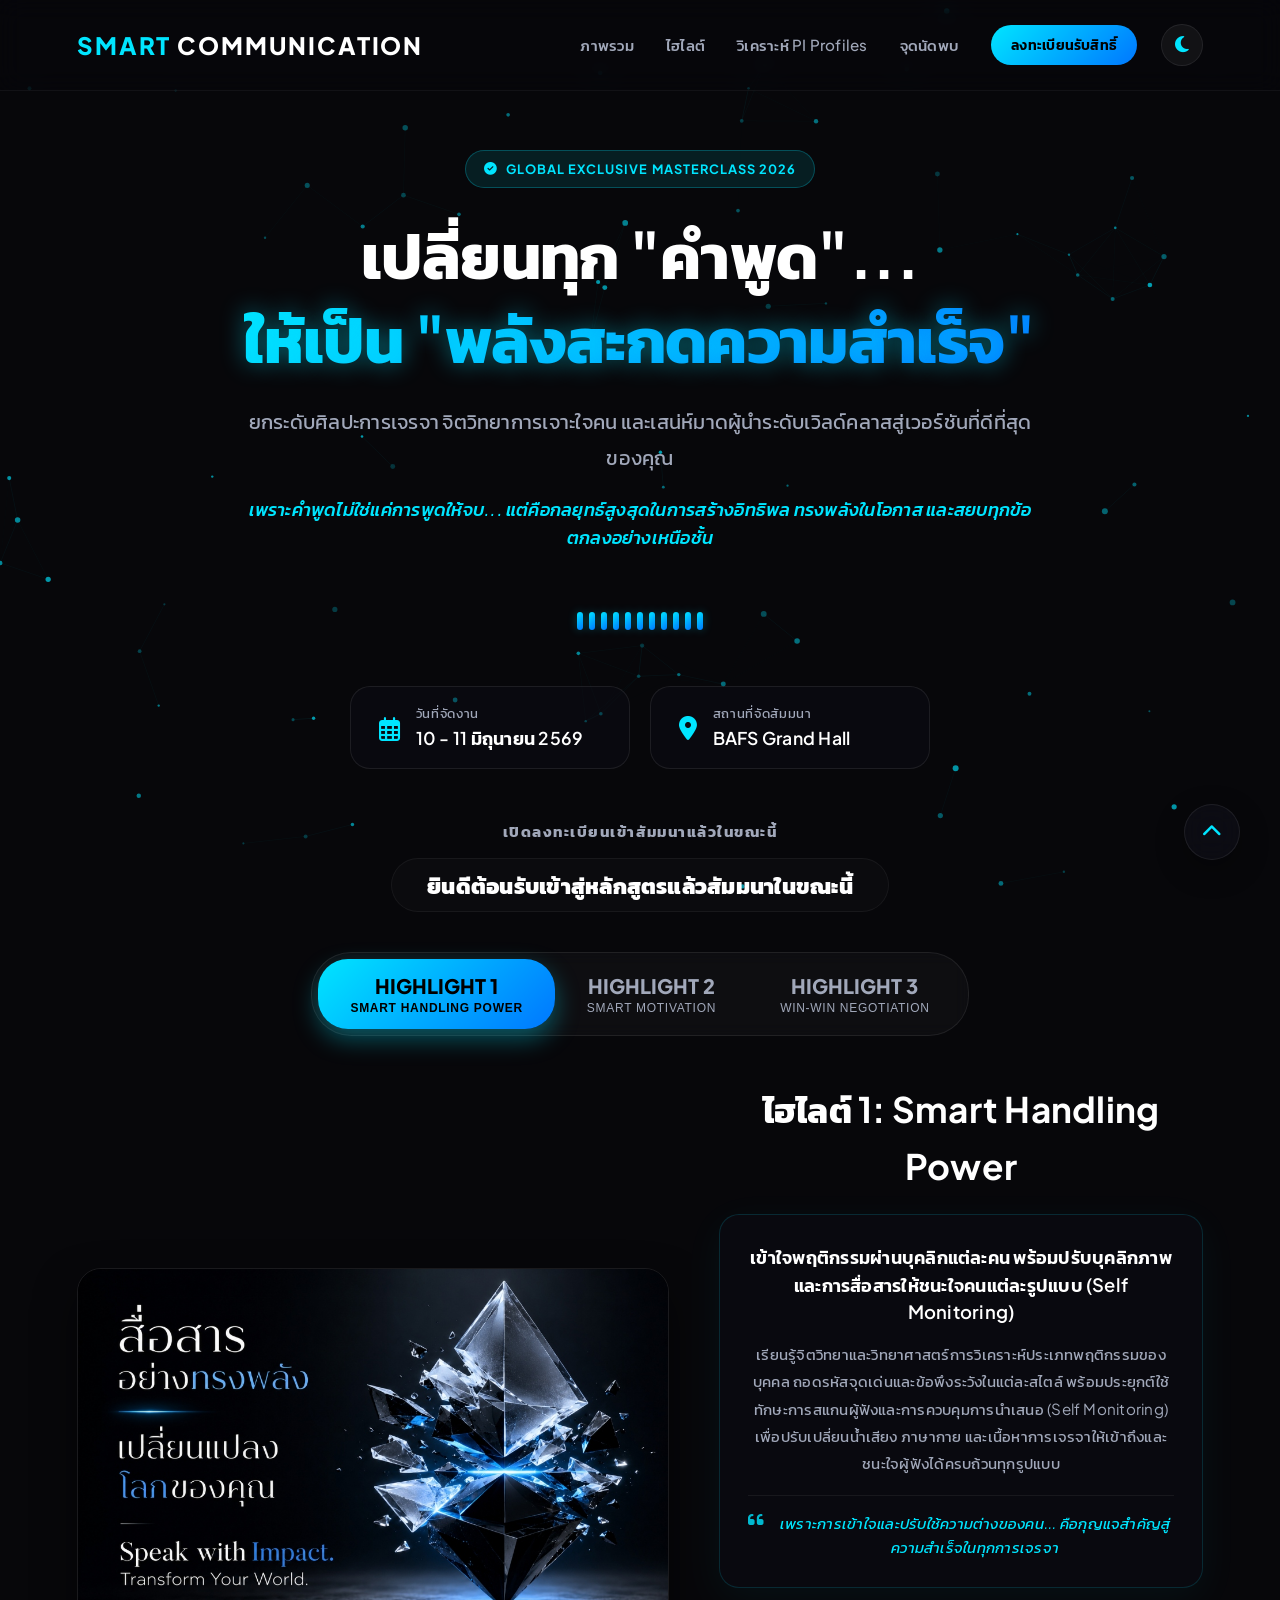
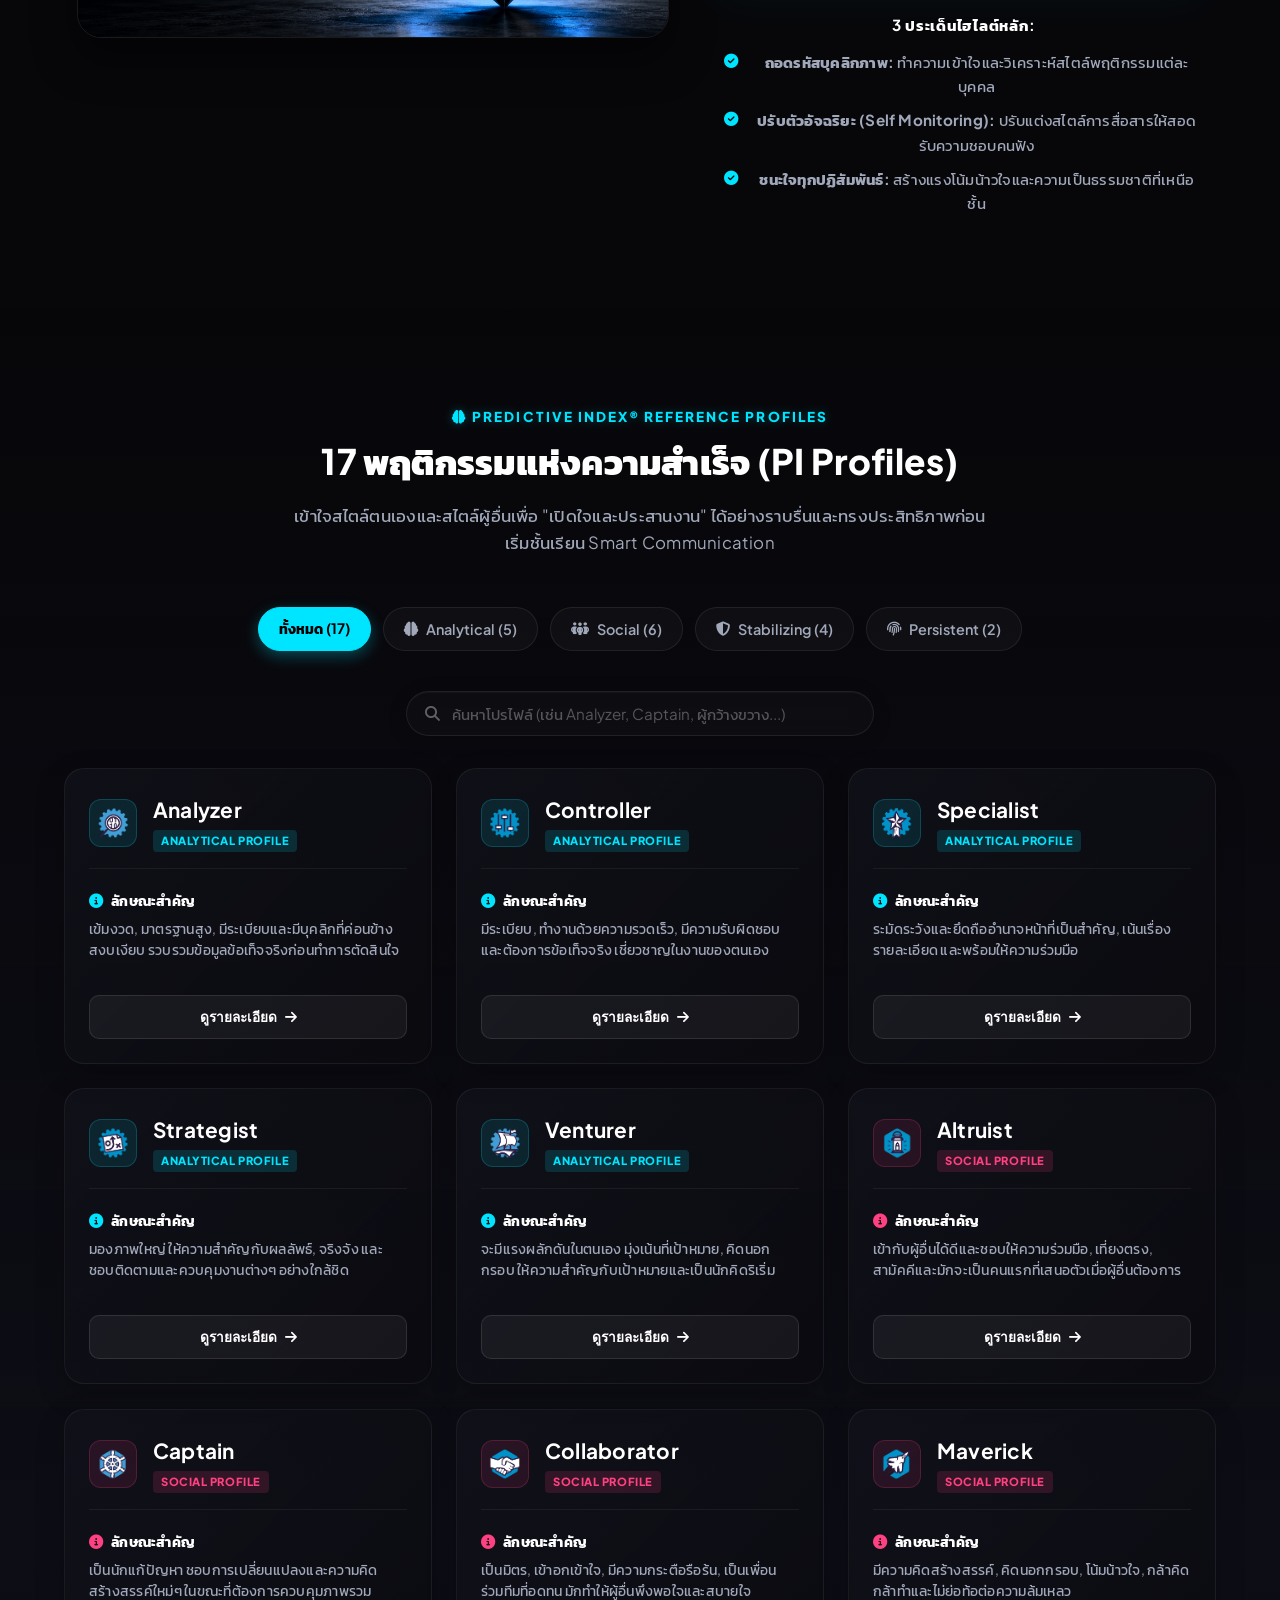
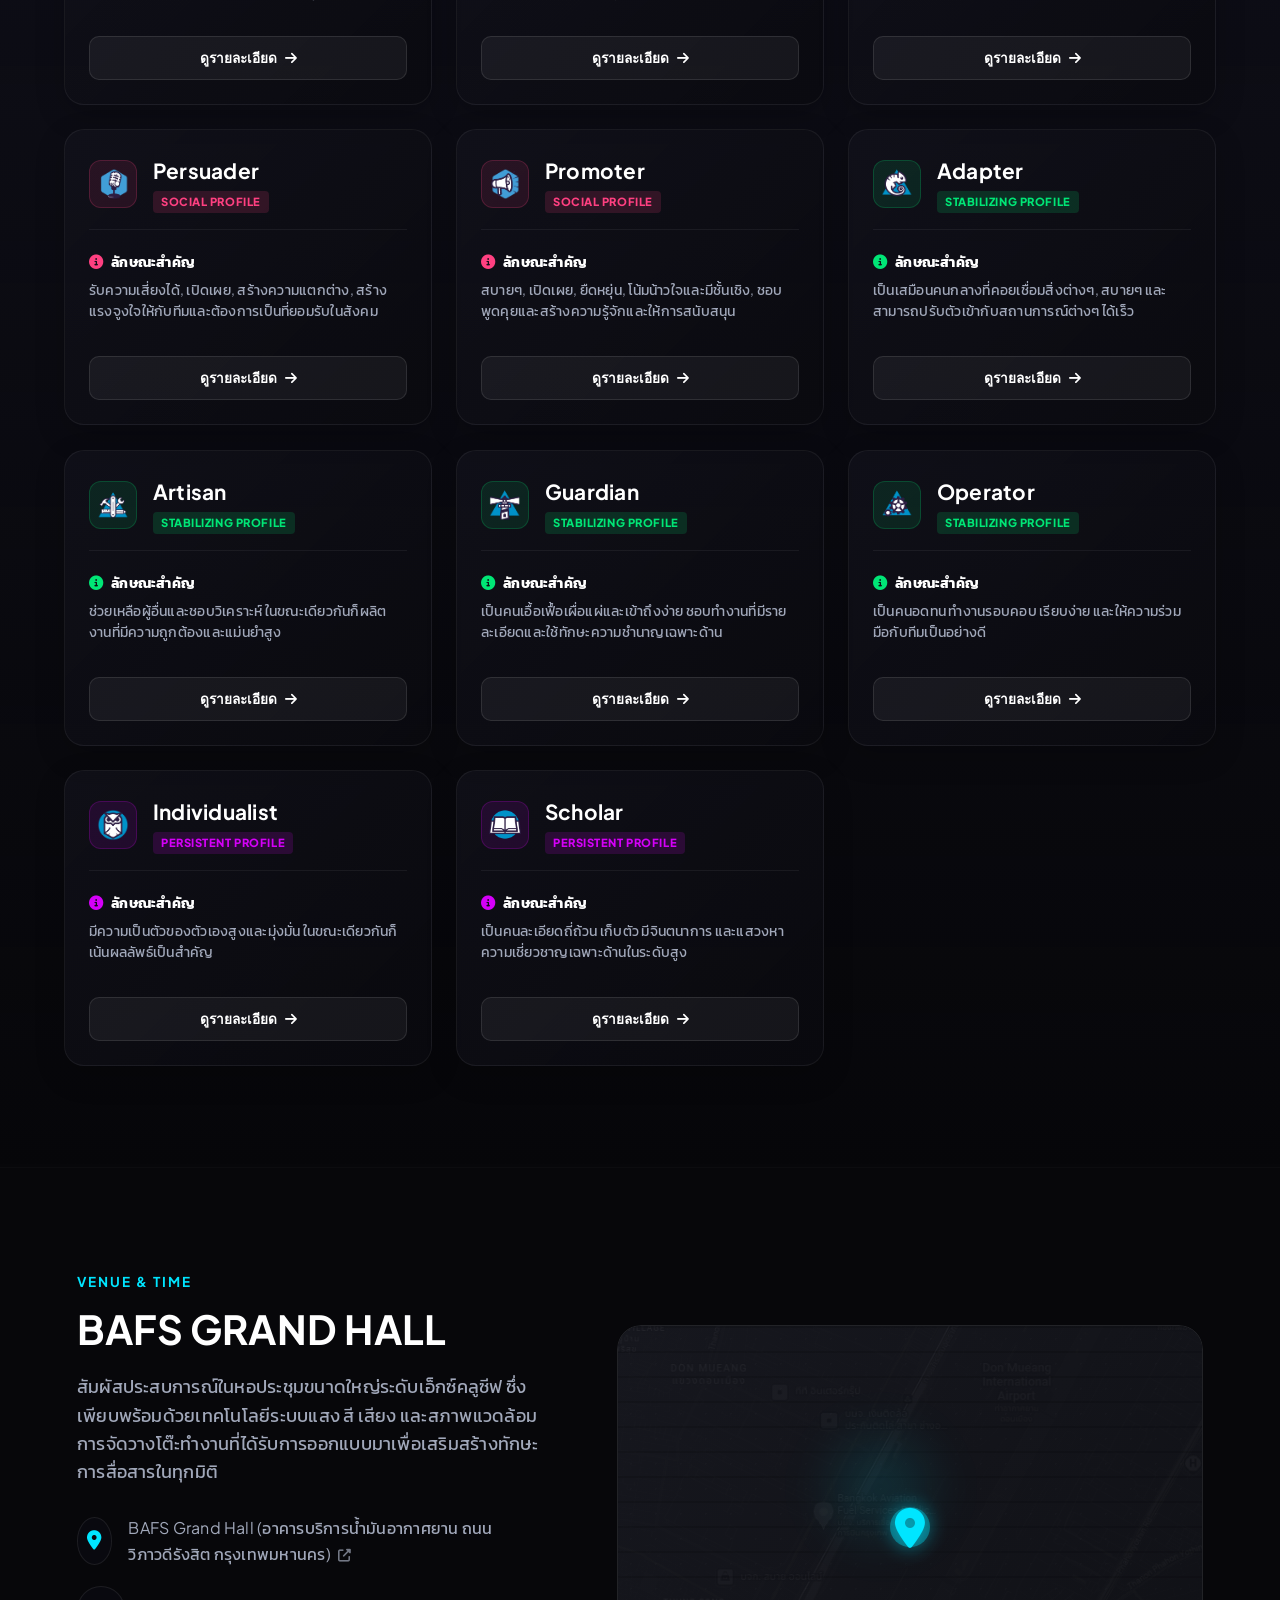
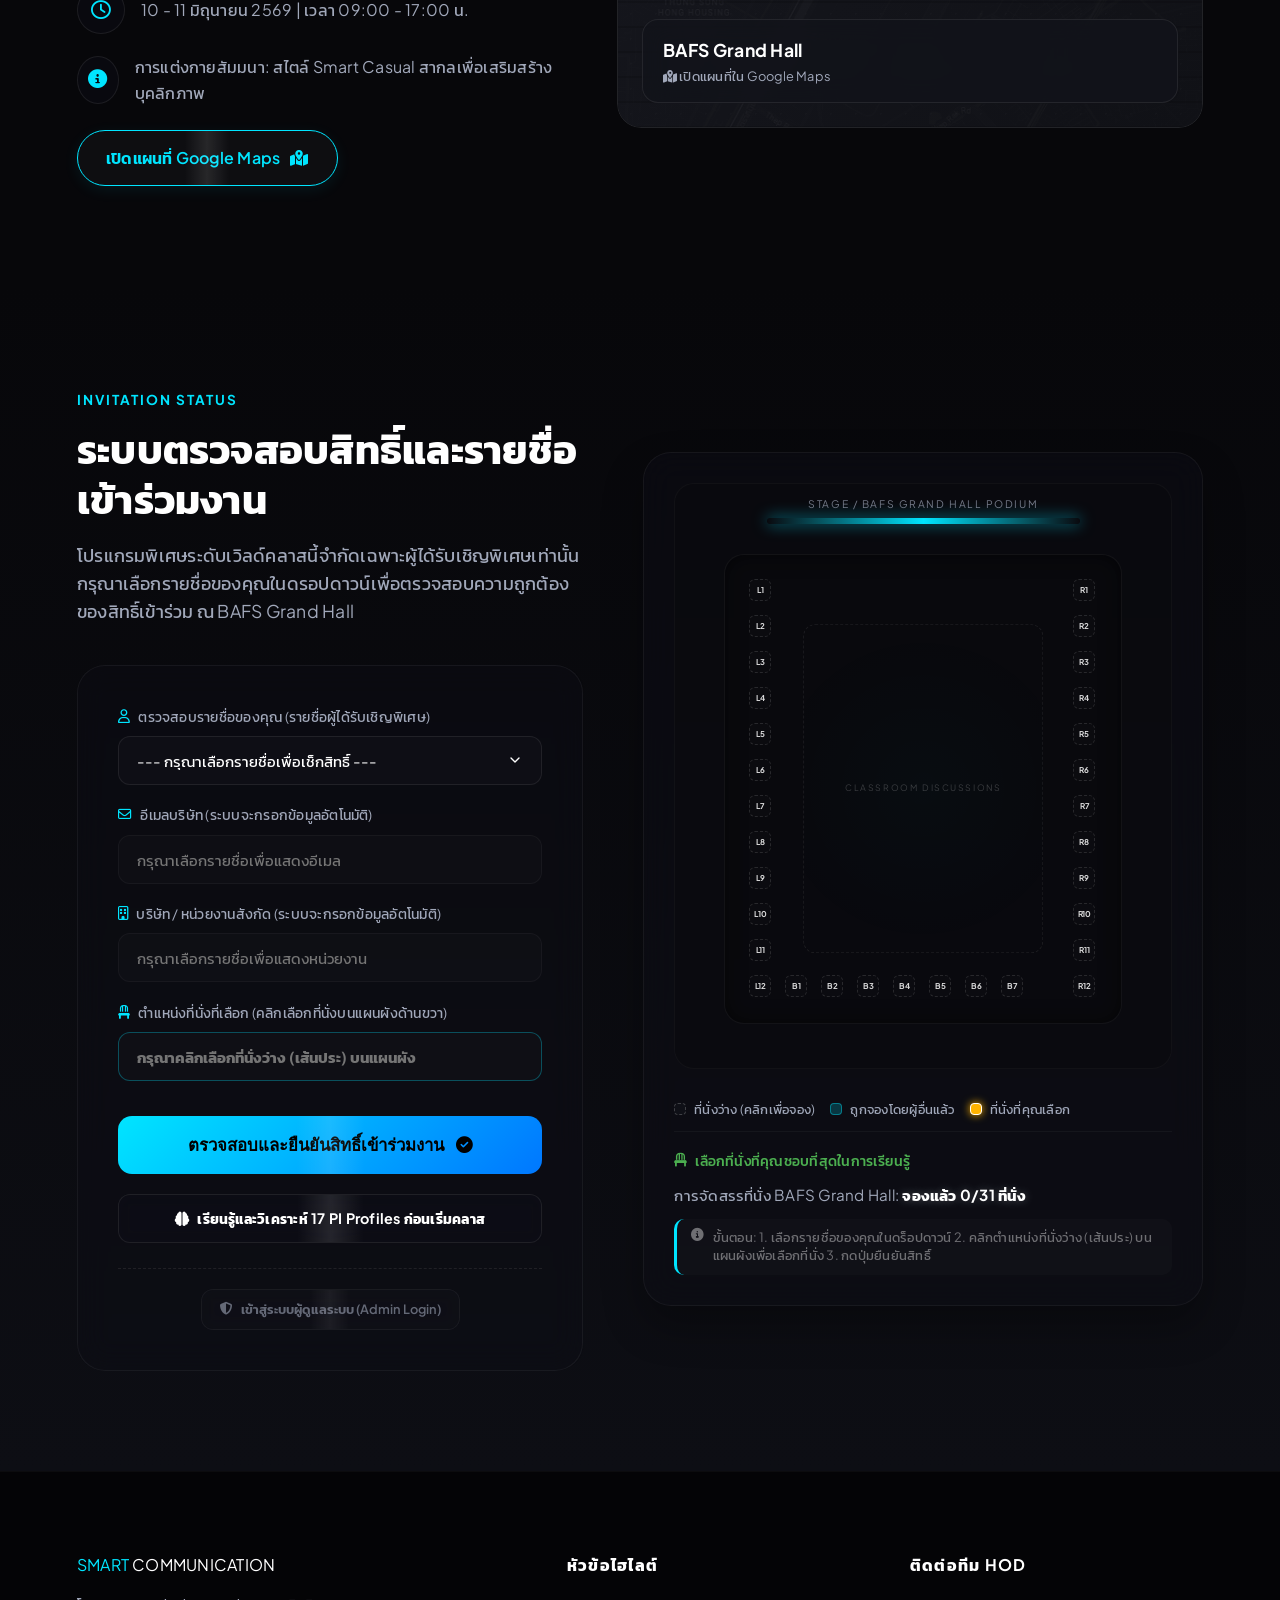
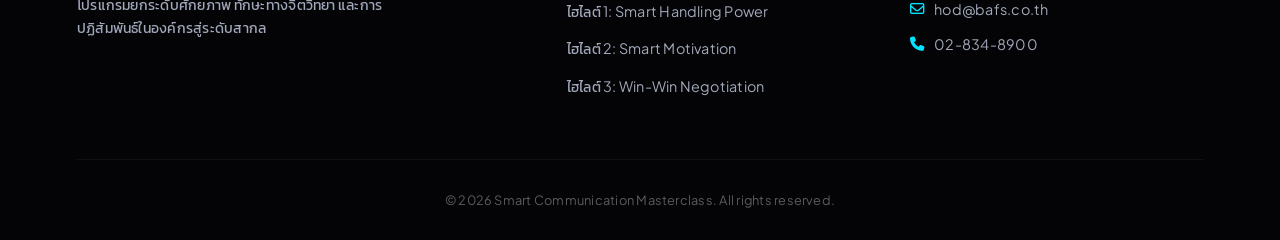
<file: index.html>
<!DOCTYPE html>
<html lang="th">
<head>
    <meta charset="UTF-8">
    <meta name="viewport" content="width=device-width, initial-scale=1.0">
    <title>Smart Communication Masterclass - 10-11 June 2026</title>
    
    <!-- SEO Optimization -->
    <meta name="description" content="พัฒนาทักษะการสื่อสารระดับสากล ปรับเปลี่ยนวิธีคิดและจิตวิทยาการโน้มน้าวใจระดับผู้นำในหลักสูตร Smart Communication ณ BAFS Grand Hall 10-11 มิถุนายน 2569">
    <meta name="keywords" content="Smart Communication, ทักษะการเจรจาต่อรอง, จิตวิทยาการโน้มน้าวใจ, BAFS Grand Hall, Smart Motivation, Leadership Presence">
    <meta name="author" content="Smart Communication Team">
    
    <!-- Premium Google Fonts: Plus Jakarta Sans (English) and Kanit (Thai) - Comfortable, highly readable, and extremely impactful -->
    <link rel="preconnect" href="https://fonts.googleapis.com">
    <link rel="preconnect" href="https://fonts.gstatic.com" crossorigin>
    <link href="https://fonts.googleapis.com/css2?family=Plus+Jakarta+Sans:wght@300;400;500;600;700;800;900&family=Kanit:wght@200;300;400;500;600;700;800&display=swap" rel="stylesheet">
    
    <!-- FontAwesome Icons -->
    <link rel="stylesheet" href="https://cdnjs.cloudflare.com/ajax/libs/font-awesome/6.4.0/css/all.min.css">
    
    <link rel="stylesheet" href="styles.css">
</head>
<body class="theme-ep1">

    <!-- Interactive Ambient Glow & Particles Background -->
    <div class="ambient-glow" id="ambientGlow"></div>
    <div class="mesh-grid"></div>
    <canvas class="particles-canvas" id="particlesCanvas"></canvas>

    <!-- Header Navigation -->
    <header class="header">
        <div class="logo">
            <span class="logo-accent">SMART</span> COMMUNICATION
        </div>
        <div class="nav-container">
            <nav class="nav-links">
                <a href="#about" class="nav-item">ภาพรวม</a>
                <a href="#episodes" class="nav-item">ไฮไลต์</a>
                <a href="#pi-profiles" class="nav-item">วิเคราะห์ PI Profiles</a>
                <a href="#venue" class="nav-item">จุดนัดพบ</a>
                <a href="#rsvp" class="cta-button-nav">ลงทะเบียนรับสิทธิ์</a>
            </nav>
            <button id="themeToggleBtn" class="theme-toggle-btn" aria-label="Toggle Theme">
                <i class="fa-solid fa-moon icon-moon"></i>
                <i class="fa-solid fa-sun icon-sun"></i>
            </button>
            <div class="hamburger">
                <span></span>
                <span></span>
                <span></span>
            </div>
        </div>
    </header>

    <!-- Hero Section -->
    <section class="hero-section" id="about">
        <div class="hero-bg" style="background-image: linear-gradient(180deg, rgba(10, 10, 12, 0.4) 0%, rgba(10, 10, 12, 0.95) 100%), url('assets/hero_bg.png');"></div>
        
        <div class="hero-content">
            <div class="badge-container animate-fade-in">
                <span class="premium-badge"><i class="fa-solid fa-circle-check"></i> GLOBAL EXCLUSIVE MASTERCLASS 2026</span>
            </div>
            
            <h1 class="hero-title animate-slide-up">
                เปลี่ยนทุก "คำพูด"...<br>
                <span class="accent-text gradient-glow">ให้เป็น "พลังสะกดความสำเร็จ"</span>
            </h1>
            
            <p class="hero-subtitle animate-slide-up">
                ยกระดับศิลปะการเจรจา จิตวิทยาการเจาะใจคน และเสน่ห์มาดผู้นำระดับเวิลด์คลาสสู่เวอร์ชันที่ดีที่สุดของคุณ
                <span class="highlight-line">เพราะคำพูดไม่ใช่แค่การพูดให้จบ... แต่คือกลยุทธ์สูงสุดในการสร้างอิทธิพล ทรงพลังในโอกาส และสยบทุกข้อตกลงอย่างเหนือชั้น</span>
            </p>

            <!-- Waveform Interactive visual to represent voice power -->
            <div class="waveform-container animate-fade-in" id="waveform">
                <div class="wave-bar"></div>
                <div class="wave-bar"></div>
                <div class="wave-bar"></div>
                <div class="wave-bar"></div>
                <div class="wave-bar"></div>
                <div class="wave-bar"></div>
                <div class="wave-bar"></div>
                <div class="wave-bar"></div>
                <div class="wave-bar"></div>
                <div class="wave-bar"></div>
                <div class="wave-bar"></div>
            </div>

            <!-- Event Details Cards -->
            <div class="event-meta-cards animate-fade-in">
                <div class="meta-card">
                    <div class="meta-icon"><i class="fa-regular fa-calendar-days"></i></div>
                    <div class="meta-text">
                        <span class="meta-label">วันที่จัดงาน</span>
                        <span class="meta-value">10 - 11 มิถุนายน 2569</span>
                    </div>
                </div>
                <div class="meta-card">
                    <div class="meta-icon"><i class="fa-solid fa-location-dot"></i></div>
                    <div class="meta-text">
                        <span class="meta-label">สถานที่จัดสัมมนา</span>
                        <span class="meta-value">BAFS Grand Hall</span>
                    </div>
                </div>
            </div>

            <!-- Countdown Timer -->
            <div class="countdown-container animate-fade-in">
                <h3 class="countdown-title">เปิดลงทะเบียนเข้าสัมมนาแล้วในขณะนี้</h3>
                <div class="countdown-timer" id="countdown">
                    <div class="time-block">
                        <span class="time-number" id="days">00</span>
                        <span class="time-label">วัน</span>
                    </div>
                    <div class="time-divider">:</div>
                    <div class="time-block">
                        <span class="time-number" id="hours">00</span>
                        <span class="time-label">ชั่วโมง</span>
                    </div>
                    <div class="time-divider">:</div>
                    <div class="time-block">
                        <span class="time-number" id="minutes">00</span>
                        <span class="time-label">นาที</span>
                    </div>
                    <div class="time-divider">:</div>
                    <div class="time-block">
                        <span class="time-number" id="seconds">00</span>
                        <span class="time-label">วินาที</span>
                    </div>
                </div>
            </div>

            <!-- Highlights Interactive Showcase Navigator -->
            <div class="ep-navigator-wrapper" id="episodes">
                <div class="ep-navigator">
                    <button class="ep-nav-btn active" data-ep="1">
                        <span class="ep-nav-num">HIGHLIGHT 1</span>
                        <span class="ep-nav-title">Smart Handling Power</span>
                    </button>
                    <button class="ep-nav-btn" data-ep="2">
                        <span class="ep-nav-num">HIGHLIGHT 2</span>
                        <span class="ep-nav-title">Smart Motivation</span>
                    </button>
                    <button class="ep-nav-btn" data-ep="3">
                        <span class="ep-nav-num">HIGHLIGHT 3</span>
                        <span class="ep-nav-title">Win-Win Negotiation</span>
                    </button>
                </div>
            </div>

            <!-- Highlights Showcase Container -->
            <div class="ep-showcase-container">
                
                <!-- HIGHLIGHT 1 PANEL -->
                <div class="ep-panel active" id="ep-panel-1">
                    <div class="ep-grid">
                        <div class="ep-visual-container">
                            <div class="glass-frame tilt-card">
                                <img src="assets/ep1_transformation.jpg" alt="ไฮไลต์ 1: Smart Handling Power" class="ep-image">
                            </div>
                        </div>
                        <div class="ep-details">
                            <h3 class="ep-title">ไฮไลต์ 1: Smart Handling Power</h3>
                            
                            <div class="ep-promo-card">
                                <p class="promo-lead">เข้าใจพฤติกรรมผ่านบุคลิกแต่ละคน พร้อมปรับบุคลิกภาพและการสื่อสารให้ชนะใจคนแต่ละรูปแบบ (Self Monitoring)</p>
                                <p class="promo-text">
                                    เรียนรู้จิตวิทยาและวิทยาศาสตร์การวิเคราะห์ประเภทพฤติกรรมของบุคคล ถอดรหัสจุดเด่นและข้อพึงระวังในแต่ละสไตล์ พร้อมประยุกต์ใช้ทักษะการสแกนผู้ฟังและการควบคุมการนำเสนอ (Self Monitoring) เพื่อปรับเปลี่ยนน้ำเสียง ภาษากาย และเนื้อหาการเจรจาให้เข้าถึงและชนะใจผู้ฟังได้ครบถ้วนทุกรูปแบบ
                                </p>
                                <div class="promo-highlight">
                                    <i class="fa-solid fa-quote-left"></i>
                                    <span class="highlight-quote-text">เพราะการเข้าใจและปรับใช้ความต่างของคน... คือกุญแจสำคัญสู่ความสำเร็จในทุกการเจรจา</span>
                                </div>
                            </div>

                            <div class="learning-points">
                                <h4 class="points-title">3 ประเด็นไฮไลต์หลัก:</h4>
                                <ul>
                                    <li><i class="fa-solid fa-circle-check"></i> <span><strong>ถอดรหัสบุคลิกภาพ:</strong> ทำความเข้าใจและวิเคราะห์สไตล์พฤติกรรมแต่ละบุคคล</span></li>
                                    <li><i class="fa-solid fa-circle-check"></i> <span><strong>ปรับตัวอัจฉริยะ (Self Monitoring):</strong> ปรับแต่งสไตล์การสื่อสารให้สอดรับความชอบคนฟัง</span></li>
                                    <li><i class="fa-solid fa-circle-check"></i> <span><strong>ชนะใจทุกปฏิสัมพันธ์:</strong> สร้างแรงโน้มน้าวใจและความเป็นธรรมชาติที่เหนือชั้น</span></li>
                                </ul>
                            </div>
                        </div>
                    </div>
                </div>

                <!-- HIGHLIGHT 2 PANEL -->
                <div class="ep-panel" id="ep-panel-2">
                    <div class="ep-grid">
                        <div class="ep-visual-container">
                            <div class="glass-frame tilt-card">
                                <img src="assets/ep2_persuasion.jpg" alt="ไฮไลต์ 2: Smart Motivation" class="ep-image">
                            </div>
                        </div>
                        <div class="ep-details">
                            <h3 class="ep-title">ไฮไลต์ 2: Smart Motivation</h3>
                            
                            <div class="ep-promo-card">
                                <p class="promo-lead">จิตวิทยาการจูงใจผู้อื่น การอ่านคน และการสร้างวัฒนธรรมองค์กรที่เอื้อต่อแรงขับเคลื่อน (Rapport Building)</p>
                                <p class="promo-text">
                                    ก้าวข้ามการสั่งการแบบดั้งเดิม สู่การนำทักษะการสร้างสายสัมพันธ์และความไว้เนื้อเชื่อใจ (Rapport Building) มาใช้อ่านใจบุคคล พร้อมเรียนรู้กลไกเชิงจิตวิทยาในการจุดพลังกระตุ้น ปลูกฝังทัศนคติเชิงบวก และสร้างวัฒนธรรมการมีส่วนร่วมในองค์กร เพื่อขับเคลื่อนประสิทธิภาพการทำงานร่วมกันเป็นทีมให้บรรลุเป้าหมายที่เหนือชั้นไปด้วยกัน
                                </p>
                                <div class="promo-highlight">
                                    <i class="fa-solid fa-quote-left"></i>
                                    <span class="highlight-quote-text">แรงผลักดันที่ทรงพลังที่สุด... เริ่มต้นจากการสร้างความเข้าใจและความผูกพันที่แท้จริงในใจคน</span>
                                </div>
                            </div>

                            <div class="learning-points">
                                <h4 class="points-title">3 ประเด็นไฮไลต์หลัก:</h4>
                                <ul>
                                    <li><i class="fa-solid fa-circle-check"></i> <span><strong>จิตวิทยาการกระตุ้น:</strong> ปลดล็อกแรงจูงใจและไฟในการทำงานของผู้ใต้บังคับบัญชา</span></li>
                                    <li><i class="fa-solid fa-circle-check"></i> <span><strong>สร้างความสัมพันธ์ลึกซึ้ง (Rapport):</strong> เทคนิคเชื่อมโยงไอเดียและสร้างความไว้ใจอย่างรวดเร็ว</span></li>
                                    <li><i class="fa-solid fa-circle-check"></i> <span><strong>วัฒนธรรมแรงขับเคลื่อน:</strong> พัฒนาสภาพแวดล้อมองค์กรที่ผลักดันเป้าหมายร่วมกัน</span></li>
                                </ul>
                            </div>
                        </div>
                    </div>
                </div>

                <!-- HIGHLIGHT 3 PANEL -->
                <div class="ep-panel" id="ep-panel-3">
                    <div class="ep-grid">
                        <div class="ep-visual-container">
                            <div class="glass-frame tilt-card">
                                <img src="assets/ep3_authority.png" alt="ไฮไลต์ 3: Win-Win Negotiation" class="ep-image">
                            </div>
                        </div>
                        <div class="ep-details">
                            <h3 class="ep-title">ไฮไลต์ 3: Win-Win Negotiation</h3>
                            
                            <div class="ep-promo-card">
                                <p class="promo-lead">กลยุทธ์การเจรจาต่อรองที่มีประสิทธิภาพ การสร้างเงื่อนไขเพื่อความสำเร็จ และเทคนิคการโน้มน้าวใจระดับลึก</p>
                                <p class="promo-text">
                                    ยกระดับสู่ศิลปะการเจรจาต่อรองและโน้มน้าวใจขั้นสูง เรียนรู้วิธีการกำหนดและออกแบบเงื่อนไขข้อตกลงเพื่อสร้างผลประโยชน์ร่วมกันทุกฝ่าย (Win-Win Outcome) พร้อมติดอาวุธจิตวิทยาการเจาะใจคนในระดับลึกเพื่อแก้ปัญหาความขัดแย้ง ปรับทัศนคติ และสยบทุกความตึงเครียดให้เปลี่ยนเป็นทางออกทางธุรกิจที่เหนือชั้น
                                </p>
                                <div class="promo-highlight">
                                    <i class="fa-solid fa-quote-left"></i>
                                    <span class="highlight-quote-text">การเจรจาที่ดีที่สุด... ไม่ใช่การเอาชนะ แต่คือการทำให้ทุกฝ่ายประสบความสำเร็จร่วมกันอย่างมั่นคง</span>
                                </div>
                            </div>

                            <div class="learning-points">
                                <h4 class="points-title">3 ประเด็นไฮไลต์หลัก:</h4>
                                <ul>
                                    <li><i class="fa-solid fa-circle-check"></i> <span><strong>กลยุทธ์การต่อรองขั้นสูง:</strong> วิธีควบคุมโครงสร้างการสนทนาและการยื่นข้อเสนออย่างเป็นระบบ</span></li>
                                    <li><i class="fa-solid fa-circle-check"></i> <span><strong>สร้างเงื่อนไข Win-Win:</strong> ออกแบบโซลูชันข้อตกลงเพื่อความพึงพอใจสูงสุดของทุกฝ่าย</span></li>
                                    <li><i class="fa-solid fa-circle-check"></i> <span><strong>จิตวิทยาโน้มน้าวระดับลึก:</strong> เทคนิคเอาชนะแรงต้านและปรับมุมมองเพื่อความร่วมมืออย่างยั่งยืน</span></li>
                                </ul>
                            </div>
                        </div>
                    </div>
                </div>

            </div>
    </section>

    <!-- PI Reference Profiles Section -->
    <section class="pi-section" id="pi-profiles">
        <div class="pi-container">
            <div class="pi-header-content">
                <span class="section-tag"><i class="fa-solid fa-brain"></i> PREDICTIVE INDEX® REFERENCE PROFILES</span>
                <h2 class="section-title">17 พฤติกรรมแห่งความสำเร็จ (PI Profiles)</h2>
                <p class="section-desc">
                    เข้าใจสไตล์ตนเองและสไตล์ผู้อื่นเพื่อ "เปิดใจและประสานงาน" ได้อย่างราบรื่นและทรงประสิทธิภาพก่อนเริ่มชั้นเรียน Smart Communication
                </p>
            </div>

            <!-- PI Category Filters -->
            <div class="pi-filters">
                <button class="pi-filter-btn active" data-filter="all">ทั้งหมด (17)</button>
                <button class="pi-filter-btn" data-filter="analytical"><i class="fa-solid fa-brain"></i> Analytical (5)</button>
                <button class="pi-filter-btn" data-filter="social"><i class="fa-solid fa-people-group"></i> Social (6)</button>
                <button class="pi-filter-btn" data-filter="stabilizing"><i class="fa-solid fa-shield-halved"></i> Stabilizing (4)</button>
                <button class="pi-filter-btn" data-filter="persistent"><i class="fa-solid fa-fingerprint"></i> Persistent (2)</button>
            </div>

            <!-- PI Search Bar -->
            <div class="pi-search-container">
                <div class="pi-search-wrapper">
                    <i class="fa-solid fa-magnifying-glass search-icon"></i>
                    <input type="text" id="piSearchInput" placeholder="ค้นหาโปรไฟล์ (เช่น Analyzer, Captain, ผู้กว้างขวาง...)" autocomplete="off">
                    <button id="piSearchClear" class="search-clear-btn" style="display: none;" aria-label="ล้างการค้นหา"><i class="fa-solid fa-xmark"></i></button>
                </div>
            </div>

            <!-- PI Cards Grid -->
            <div class="pi-grid-container" id="piGrid">
                <!-- === Analytical Profiles === -->
                <div class="pi-card show" data-category="analytical">
                    <div class="pi-card-inner">
                        <div class="pi-card-header">
                            <div class="pi-icon-wrap"><img src="assets/pi-profiles/analyzer.png" alt="Analyzer" class="pi-profile-icon-img"></div>
                            <div class="pi-title-wrap">
                                <h3 class="pi-name">Analyzer</h3>
                                <span class="pi-badge analytical">Analytical Profile</span>
                            </div>
                        </div>
                        <div class="pi-card-body">
                            <div class="pi-detail-item">
                                <h4 class="pi-detail-title"><i class="fa-solid fa-circle-info"></i> ลักษณะสำคัญ</h4>
                                <p class="pi-detail-text">เข้มงวด, มาตรฐานสูง, มีระเบียบและมีบุคลิกที่ค่อนข้างสงบเงียบ รวบรวมข้อมูลข้อเท็จจริงก่อนทำการตัดสินใจ</p>
                            </div>
                            <div class="pi-detail-item">
                                <h4 class="pi-detail-title"><i class="fa-solid fa-clipboard-question"></i> ความต้องการ</h4>
                                <p class="pi-detail-text">
                                    • ต้องการเข้าใจภาพรวม<br>
                                    • ต้องการการคิดวิเคราะห์<br>
                                    • ต้องการทำงานอย่างรวดเร็ว<br>
                                    • ต้องการทำงานโดยไม่มีข้อผิดพลาด
                                </p>
                            </div>
                            <div class="pi-detail-item">
                                <h4 class="pi-detail-title"><i class="fa-solid fa-gears"></i> พฤติกรรม</h4>
                                <p class="pi-detail-text">
                                    • แน่วแน่<br>
                                    • เข้มงวด<br>
                                    • ครุ่นคิด<br>
                                    • ละเอียดถี่ถ้วน
                                </p>
                            </div>
                        </div>
                    </div>
                </div>

                <div class="pi-card show" data-category="analytical">
                    <div class="pi-card-inner">
                        <div class="pi-card-header">
                            <div class="pi-icon-wrap"><img src="assets/pi-profiles/controller.png" alt="Controller" class="pi-profile-icon-img"></div>
                            <div class="pi-title-wrap">
                                <h3 class="pi-name">Controller</h3>
                                <span class="pi-badge analytical">Analytical Profile</span>
                            </div>
                        </div>
                        <div class="pi-card-body">
                            <div class="pi-detail-item">
                                <h4 class="pi-detail-title"><i class="fa-solid fa-circle-info"></i> ลักษณะสำคัญ</h4>
                                <p class="pi-detail-text">มีระเบียบ, ทำงานด้วยความรวดเร็ว, มีความรับผิดชอบและต้องการข้อเท็จจริง เชี่ยวชาญในงานของตนเอง</p>
                            </div>
                            <div class="pi-detail-item">
                                <h4 class="pi-detail-title"><i class="fa-solid fa-clipboard-question"></i> ความต้องการ</h4>
                                <p class="pi-detail-text">
                                    • ต้องการแก้ปัญหาด้วยตนเอง<br>
                                    • ต้องการคิดวิเคราะห์<br>
                                    • ต้องการทำงานอย่างรวดเร็ว<br>
                                    • ต้องการเข้าใจในกฎเกณฑ์และกฎระเบียบ
                                </p>
                            </div>
                            <div class="pi-detail-item">
                                <h4 class="pi-detail-title"><i class="fa-solid fa-gears"></i> พฤติกรรม</h4>
                                <p class="pi-detail-text">
                                    • ควบคุมสิ่งต่างๆ ด้วยตนเอง<br>
                                    • เน้นข้อเท็จจริง<br>
                                    • ใจเร็ว<br>
                                    • แม่นยำ
                                </p>
                            </div>
                        </div>
                    </div>
                </div>

                <div class="pi-card show" data-category="analytical">
                    <div class="pi-card-inner">
                        <div class="pi-card-header">
                            <div class="pi-icon-wrap"><img src="assets/pi-profiles/specialist.png" alt="Specialist" class="pi-profile-icon-img"></div>
                            <div class="pi-title-wrap">
                                <h3 class="pi-name">Specialist</h3>
                                <span class="pi-badge analytical">Analytical Profile</span>
                            </div>
                        </div>
                        <div class="pi-card-body">
                            <div class="pi-detail-item">
                                <h4 class="pi-detail-title"><i class="fa-solid fa-circle-info"></i> ลักษณะสำคัญ</h4>
                                <p class="pi-detail-text">ระมัดระวังและยึดถืออำนาจหน้าที่เป็นสำคัญ, เน้นเรื่องรายละเอียด และพร้อมให้ความร่วมมือ</p>
                            </div>
                            <div class="pi-detail-item">
                                <h4 class="pi-detail-title"><i class="fa-solid fa-clipboard-question"></i> ความต้องการ</h4>
                                <p class="pi-detail-text">
                                    • ต้องการได้รับการสนับสนุน<br>
                                    • ต้องการโอกาสในการทำงานกับข้อเท็จจริง<br>
                                    • ต้องการทำงานอย่างรวดเร็วกว่ามาตรฐาน<br>
                                    • ต้องการเข้าใจในกฎเกณฑ์และกฎระเบียบ
                                </p>
                            </div>
                            <div class="pi-detail-item">
                                <h4 class="pi-detail-title"><i class="fa-solid fa-gears"></i> พฤติกรรม</h4>
                                <p class="pi-detail-text">
                                    • ปฏิบัติตามกฎและนโยบาย<br>
                                    • เน้นข้อเท็จจริง<br>
                                    • รวดเร็ว<br>
                                    • แม่นยำ
                                </p>
                            </div>
                        </div>
                    </div>
                </div>

                <div class="pi-card show" data-category="analytical">
                    <div class="pi-card-inner">
                        <div class="pi-card-header">
                            <div class="pi-icon-wrap"><img src="assets/pi-profiles/strategist.png" alt="Strategist" class="pi-profile-icon-img"></div>
                            <div class="pi-title-wrap">
                                <h3 class="pi-name">Strategist</h3>
                                <span class="pi-badge analytical">Analytical Profile</span>
                            </div>
                        </div>
                        <div class="pi-card-body">
                            <div class="pi-detail-item">
                                <h4 class="pi-detail-title"><i class="fa-solid fa-circle-info"></i> ลักษณะสำคัญ</h4>
                                <p class="pi-detail-text">มองภาพใหญ่ ให้ความสำคัญกับผลลัพธ์, จริงจัง และชอบติดตามและควบคุมงานต่างๆ อย่างใกล้ชิด</p>
                            </div>
                            <div class="pi-detail-item">
                                <h4 class="pi-detail-title"><i class="fa-solid fa-clipboard-question"></i> ความต้องการ</h4>
                                <p class="pi-detail-text">
                                    • ต้องการเข้าใจภาพรวม<br>
                                    • ต้องการการคิดวิเคราะห์<br>
                                    • ต้องการความหลากหลายและความยืดหยุ่น<br>
                                    • ต้องการเวลาในการพัฒนาศักยภาพ
                                </p>
                            </div>
                            <div class="pi-detail-item">
                                <h4 class="pi-detail-title"><i class="fa-solid fa-gears"></i> พฤติกรรม</h4>
                                <p class="pi-detail-text">
                                    • อิสระ<br>
                                    • ไตร่ตรอง<br>
                                    • เข้มงวด<br>
                                    • มีระเบียบ
                                </p>
                            </div>
                        </div>
                    </div>
                </div>

                <div class="pi-card show" data-category="analytical">
                    <div class="pi-card-inner">
                        <div class="pi-card-header">
                            <div class="pi-icon-wrap"><img src="assets/pi-profiles/venturer.png" alt="Venturer" class="pi-profile-icon-img"></div>
                            <div class="pi-title-wrap">
                                <h3 class="pi-name">Venturer</h3>
                                <span class="pi-badge analytical">Analytical Profile</span>
                            </div>
                        </div>
                        <div class="pi-card-body">
                            <div class="pi-detail-item">
                                <h4 class="pi-detail-title"><i class="fa-solid fa-circle-info"></i> ลักษณะสำคัญ</h4>
                                <p class="pi-detail-text">จะมีแรงผลักดันในตนเอง มุ่งเน้นที่เป้าหมาย, คิดนอกกรอบ ให้ความสำคัญกับเป้าหมายและเป็นนักคิดริเริ่ม</p>
                            </div>
                            <div class="pi-detail-item">
                                <h4 class="pi-detail-title"><i class="fa-solid fa-clipboard-question"></i> ความต้องการ</h4>
                                <p class="pi-detail-text">
                                    • ต้องการอิสระ<br>
                                    • ต้องการโอกาสในการคิดไตร่ตรอง<br>
                                    • ต้องการความหลากหลาย<br>
                                    • ต้องการอิสระจากแบบแผนหรือกฎระเบียบ
                                </p>
                            </div>
                            <div class="pi-detail-item">
                                <h4 class="pi-detail-title"><i class="fa-solid fa-gears"></i> พฤติกรรม</h4>
                                <p class="pi-detail-text">
                                    • สั่งการ<br>
                                    • คิดวิเคราะห์<br>
                                    • มีแรงผลักดันในตนเอง<br>
                                    • คิดนอกกรอบ
                                </p>
                            </div>
                        </div>
                    </div>
                </div>

                <!-- === Social Profiles === -->
                <div class="pi-card show" data-category="social">
                    <div class="pi-card-inner">
                        <div class="pi-card-header">
                            <div class="pi-icon-wrap"><img src="assets/pi-profiles/altruist.png" alt="Altruist" class="pi-profile-icon-img"></div>
                            <div class="pi-title-wrap">
                                <h3 class="pi-name">Altruist</h3>
                                <span class="pi-badge social">Social Profile</span>
                            </div>
                        </div>
                        <div class="pi-card-body">
                            <div class="pi-detail-item">
                                <h4 class="pi-detail-title"><i class="fa-solid fa-circle-info"></i> ลักษณะสำคัญ</h4>
                                <p class="pi-detail-text">เข้ากับผู้อื่นได้ดีและชอบให้ความร่วมมือ, เที่ยงตรง, สามัคคีและมักจะเป็นคนแรกที่เสนอตัวเมื่อผู้อื่นต้องการ</p>
                            </div>
                            <div class="pi-detail-item">
                                <h4 class="pi-detail-title"><i class="fa-solid fa-clipboard-question"></i> ความต้องการ</h4>
                                <p class="pi-detail-text">
                                    • ต้องการความสามัคคี<br>
                                    • ต้องการปฏิสัมพันธ์และร่วมมือกับผู้อื่น<br>
                                    • ต้องการการจัดการงานที่มีความหลากหลาย<br>
                                    • ต้องการทราบความคาดหวังที่ชัดเจน
                                </p>
                            </div>
                            <div class="pi-detail-item">
                                <h4 class="pi-detail-title"><i class="fa-solid fa-gears"></i> พฤติกรรม</h4>
                                <p class="pi-detail-text">
                                    • ให้ความร่วมมือ<br>
                                    • ชอบเข้าสังคม<br>
                                    • รวดเร็ว<br>
                                    • ทำงานเป็นระบบ
                                </p>
                            </div>
                        </div>
                    </div>
                </div>

                <div class="pi-card show" data-category="social">
                    <div class="pi-card-inner">
                        <div class="pi-card-header">
                            <div class="pi-icon-wrap"><img src="assets/pi-profiles/captain.png" alt="Captain" class="pi-profile-icon-img"></div>
                            <div class="pi-title-wrap">
                                <h3 class="pi-name">Captain</h3>
                                <span class="pi-badge social">Social Profile</span>
                            </div>
                        </div>
                        <div class="pi-card-body">
                            <div class="pi-detail-item">
                                <h4 class="pi-detail-title"><i class="fa-solid fa-circle-info"></i> ลักษณะสำคัญ</h4>
                                <p class="pi-detail-text">เป็นนักแก้ปัญหา ชอบการเปลี่ยนแปลงและความคิดสร้างสรรค์ใหม่ๆ ในขณะที่ต้องการควบคุมภาพรวม</p>
                            </div>
                            <div class="pi-detail-item">
                                <h4 class="pi-detail-title"><i class="fa-solid fa-clipboard-question"></i> ความต้องการ</h4>
                                <p class="pi-detail-text">
                                    • ต้องการอิสระ<br>
                                    • ต้องการสร้างสัมพันธ์กับผู้อื่น<br>
                                    • ต้องการความหลากหลายและเปลี่ยนแปลง<br>
                                    • ต้องการความยืดหยุ่น
                                </p>
                            </div>
                            <div class="pi-detail-item">
                                <h4 class="pi-detail-title"><i class="fa-solid fa-gears"></i> พฤติกรรม</h4>
                                <p class="pi-detail-text">
                                    • ท้าทาย, ชอบแข่งขัน<br>
                                    • กระตือรือร้น<br>
                                    • คิดนอกกรอบ
                                </p>
                            </div>
                        </div>
                    </div>
                </div>

                <div class="pi-card show" data-category="social">
                    <div class="pi-card-inner">
                        <div class="pi-card-header">
                            <div class="pi-icon-wrap"><img src="assets/pi-profiles/collaborator.png" alt="Collaborator" class="pi-profile-icon-img"></div>
                            <div class="pi-title-wrap">
                                <h3 class="pi-name">Collaborator</h3>
                                <span class="pi-badge social">Social Profile</span>
                            </div>
                        </div>
                        <div class="pi-card-body">
                            <div class="pi-detail-item">
                                <h4 class="pi-detail-title"><i class="fa-solid fa-circle-info"></i> ลักษณะสำคัญ</h4>
                                <p class="pi-detail-text">เป็นมิตร, เข้าอกเข้าใจ, มีความกระตือรือร้น, เป็นเพื่อนร่วมทีมที่อดทน มักทำให้ผู้อื่นพึงพอใจและสบายใจ</p>
                            </div>
                            <div class="pi-detail-item">
                                <h4 class="pi-detail-title"><i class="fa-solid fa-clipboard-question"></i> ความต้องการ</h4>
                                <p class="pi-detail-text">
                                    • ต้องการความเป็นมิตร<br>
                                    • ต้องการทำงานร่วมกับผู้อื่น<br>
                                    • ต้องการทีมที่คอยสนับสนุน<br>
                                    • ต้องการอิสระในการแสดงความคิดเห็น
                                </p>
                            </div>
                            <div class="pi-detail-item">
                                <h4 class="pi-detail-title"><i class="fa-solid fa-gears"></i> พฤติกรรม</h4>
                                <p class="pi-detail-text">
                                    • ให้ความร่วมมือ<br>
                                    • เห็นอกเห็นใจ<br>
                                    • อดทน<br>
                                    • สบายๆ
                                </p>
                            </div>
                        </div>
                    </div>
                </div>

                <div class="pi-card show" data-category="social">
                    <div class="pi-card-inner">
                        <div class="pi-card-header">
                            <div class="pi-icon-wrap"><img src="assets/pi-profiles/maverick.png" alt="Maverick" class="pi-profile-icon-img"></div>
                            <div class="pi-title-wrap">
                                <h3 class="pi-name">Maverick</h3>
                                <span class="pi-badge social">Social Profile</span>
                            </div>
                        </div>
                        <div class="pi-card-body">
                            <div class="pi-detail-item">
                                <h4 class="pi-detail-title"><i class="fa-solid fa-circle-info"></i> ลักษณะสำคัญ</h4>
                                <p class="pi-detail-text">มีความคิดสร้างสรรค์, คิดนอกกรอบ, โน้มน้าวใจ, กล้าคิด กล้าทำและไม่ย่อท้อต่อความล้มเหลว</p>
                            </div>
                            <div class="pi-detail-item">
                                <h4 class="pi-detail-title"><i class="fa-solid fa-clipboard-question"></i> ความต้องการ</h4>
                                <p class="pi-detail-text">
                                    • ต้องการความท้าทาย<br>
                                    • ต้องการโอกาสในการโน้มน้าว ชักจูงผู้อื่น<br>
                                    • ต้องการความหลากหลาย<br>
                                    • ต้องการเป็นอิสระจากการถูกควบคุมหรือกฎเกณฑ์
                                </p>
                            </div>
                            <div class="pi-detail-item">
                                <h4 class="pi-detail-title"><i class="fa-solid fa-gears"></i> พฤติกรรม</h4>
                                <p class="pi-detail-text">
                                    • กล้าเสี่ยง<br>
                                    • กระตือรือร้น<br>
                                    • มีแรงผลักดันในตนเอง<br>
                                    • อดทนต่อความไม่แน่นอน
                                </p>
                            </div>
                        </div>
                    </div>
                </div>

                <div class="pi-card show" data-category="social">
                    <div class="pi-card-inner">
                        <div class="pi-card-header">
                            <div class="pi-icon-wrap"><img src="assets/pi-profiles/persuader.png" alt="Persuader" class="pi-profile-icon-img"></div>
                            <div class="pi-title-wrap">
                                <h3 class="pi-name">Persuader</h3>
                                <span class="pi-badge social">Social Profile</span>
                            </div>
                        </div>
                        <div class="pi-card-body">
                            <div class="pi-detail-item">
                                <h4 class="pi-detail-title"><i class="fa-solid fa-circle-info"></i> ลักษณะสำคัญ</h4>
                                <p class="pi-detail-text">รับความเสี่ยงได้, เปิดเผย, สร้างความแตกต่าง, สร้างแรงจูงใจให้กับทีมและต้องการเป็นที่ยอมรับในสังคม</p>
                            </div>
                            <div class="pi-detail-item">
                                <h4 class="pi-detail-title"><i class="fa-solid fa-clipboard-question"></i> ความต้องการ</h4>
                                <p class="pi-detail-text">
                                    • ต้องการอิสระ<br>
                                    • ต้องการโอกาสในการปฏิสัมพันธ์กับผู้คน<br>
                                    • ต้องการความหลากหลายและเปลี่ยนแปลง<br>
                                    • ต้องการอิสระจากกรอบการทำงานที่เข้มงวด
                                </p>
                            </div>
                            <div class="pi-detail-item">
                                <h4 class="pi-detail-title"><i class="fa-solid fa-gears"></i> พฤติกรรม</h4>
                                <p class="pi-detail-text">
                                    • มีความมั่นใจในตนเอง<br>
                                    • พูดจาโน้มน้าว<br>
                                    • รวดเร็ว<br>
                                    • เป็นกันเอง
                                </p>
                            </div>
                        </div>
                    </div>
                </div>

                <div class="pi-card show" data-category="social">
                    <div class="pi-card-inner">
                        <div class="pi-card-header">
                            <div class="pi-icon-wrap"><img src="assets/pi-profiles/promoter.png" alt="Promoter" class="pi-profile-icon-img"></div>
                            <div class="pi-title-wrap">
                                <h3 class="pi-name">Promoter</h3>
                                <span class="pi-badge social">Social Profile</span>
                            </div>
                        </div>
                        <div class="pi-card-body">
                            <div class="pi-detail-item">
                                <h4 class="pi-detail-title"><i class="fa-solid fa-circle-info"></i> ลักษณะสำคัญ</h4>
                                <p class="pi-detail-text">สบายๆ, เปิดเผย, ยืดหยุ่น, โน้มน้าวใจและมีชั้นเชิง, ชอบพูดคุยและสร้างความรู้จักและให้การสนับสนุน</p>
                            </div>
                            <div class="pi-detail-item">
                                <h4 class="pi-detail-title"><i class="fa-solid fa-clipboard-question"></i> ความต้องการ</h4>
                                <p class="pi-detail-text">
                                    • ต้องการความปรองดอง<br>
                                    • ต้องการการยอมรับในสังคม<br>
                                    • ต้องการทีมที่คอยสนับสนุน<br>
                                    • ต้องการอิสระจากกรอบการทำงาน
                                </p>
                            </div>
                            <div class="pi-detail-item">
                                <h4 class="pi-detail-title"><i class="fa-solid fa-gears"></i> พฤติกรรม</h4>
                                <p class="pi-detail-text">
                                    • ให้ความร่วมมือ<br>
                                    • ชอบเข้าสังคม<br>
                                    • อดทน<br>
                                    • ยืดหยุ่น
                                </p>
                            </div>
                        </div>
                    </div>
                </div>

                <!-- === Stabilizing Profiles === -->
                <div class="pi-card show" data-category="stabilizing">
                    <div class="pi-card-inner">
                        <div class="pi-card-header">
                            <div class="pi-icon-wrap"><img src="assets/pi-profiles/adapter.png" alt="Adapter" class="pi-profile-icon-img"></div>
                            <div class="pi-title-wrap">
                                <h3 class="pi-name">Adapter</h3>
                                <span class="pi-badge stabilizing">Stabilizing Profile</span>
                            </div>
                        </div>
                        <div class="pi-card-body">
                            <div class="pi-detail-item">
                                <h4 class="pi-detail-title"><i class="fa-solid fa-circle-info"></i> ลักษณะสำคัญ</h4>
                                <p class="pi-detail-text">เป็นเสมือนคนกลางที่คอยเชื่อมสิ่งต่างๆ, สบายๆ และสามารถปรับตัวเข้ากับสถานการณ์ต่างๆ ได้เร็ว</p>
                            </div>
                            <div class="pi-detail-item">
                                <h4 class="pi-detail-title"><i class="fa-solid fa-clipboard-question"></i> ความต้องการ</h4>
                                <p class="pi-detail-text">
                                    มีแรงผลักดันทั้งสี่ค่าอยู่ในระดับที่ใกล้เคียงกัน จึงไม่มีแรงผลักดันที่ชัดเจนที่จะกระตุ้นความต้องการหรือพฤติกรรมของพวกเขา อาจเป็นคนที่อ่านได้ยาก เพราะไม่มีแรงผลักดันที่ทำให้เกิดพฤติกรรมที่ชัดเจน ซึ่งความยืดหยุ่นถือเป็นจุดเด่นของคนกลุ่มนี้
                                </p>
                            </div>
                            <div class="pi-detail-item">
                                <h4 class="pi-detail-title"><i class="fa-solid fa-gears"></i> พฤติกรรม</h4>
                                <p class="pi-detail-text">
                                    • พฤติกรรมมีความยืดหยุ่นมาก
                                </p>
                            </div>
                        </div>
                    </div>
                </div>

                <div class="pi-card show" data-category="stabilizing">
                    <div class="pi-card-inner">
                        <div class="pi-card-header">
                            <div class="pi-icon-wrap"><img src="assets/pi-profiles/artisan.png" alt="Artisan" class="pi-profile-icon-img"></div>
                            <div class="pi-title-wrap">
                                <h3 class="pi-name">Artisan</h3>
                                <span class="pi-badge stabilizing">Stabilizing Profile</span>
                            </div>
                        </div>
                        <div class="pi-card-body">
                            <div class="pi-detail-item">
                                <h4 class="pi-detail-title"><i class="fa-solid fa-circle-info"></i> ลักษณะสำคัญ</h4>
                                <p class="pi-detail-text">ช่วยเหลือผู้อื่นและชอบวิเคราะห์ ในขณะเดียวกันก็ผลิตงานที่มีความถูกต้องและแม่นยำสูง</p>
                            </div>
                            <div class="pi-detail-item">
                                <h4 class="pi-detail-title"><i class="fa-solid fa-clipboard-question"></i> ความต้องการ</h4>
                                <p class="pi-detail-text">
                                    • ต้องการเข้าใจสิ่งต่างๆ<br>
                                    • ต้องการเวลาในการคิดวิเคราะห์<br>
                                    • ต้องการสภาพแวดล้อมการทำงานที่มั่นคง<br>
                                    • ต้องการความรู้ที่เกี่ยวข้องกับตำแหน่งงาน/หน้าที่ความรับผิดชอบ
                                </p>
                            </div>
                            <div class="pi-detail-item">
                                <h4 class="pi-detail-title"><i class="fa-solid fa-gears"></i> พฤติกรรม</h4>
                                <p class="pi-detail-text">
                                    • รับฟังผู้อื่น<br>
                                    • คิดวิเคราะห์<br>
                                    • รอบคอบ, สุขุม<br>
                                    • แม่นยำ
                                </p>
                            </div>
                        </div>
                    </div>
                </div>

                <div class="pi-card show" data-category="stabilizing">
                    <div class="pi-card-inner">
                        <div class="pi-card-header">
                            <div class="pi-icon-wrap"><img src="assets/pi-profiles/guardian.png" alt="Guardian" class="pi-profile-icon-img"></div>
                            <div class="pi-title-wrap">
                                <h3 class="pi-name">Guardian</h3>
                                <span class="pi-badge stabilizing">Stabilizing Profile</span>
                            </div>
                        </div>
                        <div class="pi-card-body">
                            <div class="pi-detail-item">
                                <h4 class="pi-detail-title"><i class="fa-solid fa-circle-info"></i> ลักษณะสำคัญ</h4>
                                <p class="pi-detail-text">เป็นคนเอื้อเฟื้อเผื่อแผ่และเข้าถึงง่าย ชอบทำงานที่มีรายละเอียดและใช้ทักษะความชำนาญเฉพาะด้าน</p>
                            </div>
                            <div class="pi-detail-item">
                                <h4 class="pi-detail-title"><i class="fa-solid fa-clipboard-question"></i> ความต้องการ</h4>
                                <p class="pi-detail-text">
                                    • ต้องการความมั่นใจ/ความอบอุ่นใจ<br>
                                    • ต้องการเวลาในการสร้างความไว้วางใจผู้อื่น<br>
                                    • ต้องการความเป็นอิสระจากการเปลี่ยนแปลงลำดับความสำคัญของงาน<br>
                                    • ต้องการความเป็นอิสระจากการทำความผิดพลาด
                                </p>
                            </div>
                            <div class="pi-detail-item">
                                <h4 class="pi-detail-title"><i class="fa-solid fa-gears"></i> พฤติกรรม</h4>
                                <p class="pi-detail-text">
                                    • มีความระมัดระวัง รอบคอบ<br>
                                    • หลีกเลี่ยงความเสี่ยง<br>
                                    • ทำงานตามระเบียบแบบแผน<br>
                                    • ให้ความสำคัญกับการช่วยเหลือและสนับสนุนผู้อื่น
                                </p>
                            </div>
                        </div>
                    </div>
                </div>

                <div class="pi-card show" data-category="stabilizing">
                    <div class="pi-card-inner">
                        <div class="pi-card-header">
                            <div class="pi-icon-wrap"><img src="assets/pi-profiles/operator.png" alt="Operator" class="pi-profile-icon-img"></div>
                            <div class="pi-title-wrap">
                                <h3 class="pi-name">Operator</h3>
                                <span class="pi-badge stabilizing">Stabilizing Profile</span>
                            </div>
                        </div>
                        <div class="pi-card-body">
                            <div class="pi-detail-item">
                                <h4 class="pi-detail-title"><i class="fa-solid fa-circle-info"></i> ลักษณะสำคัญ</h4>
                                <p class="pi-detail-text">เป็นคนอดทน ทำงานรอบคอบ เรียบง่าย และให้ความร่วมมือกับทีมเป็นอย่างดี</p>
                            </div>
                            <div class="pi-detail-item">
                                <h4 class="pi-detail-title"><i class="fa-solid fa-clipboard-question"></i> ความต้องการ</h4>
                                <p class="pi-detail-text">
                                    • ต้องการความมั่นใจ/ความอบอุ่นใจ<br>
                                    • ต้องการโอกาสในการทำงานกับข้อเท็จจริง<br>
                                    • ต้องการความเป็นอิสระจากการเปลี่ยนแปลงลำดับความสำคัญของงาน<br>
                                    • ต้องการความเข้าใจในกฎเกณฑ์และโครงสร้างการทำงาน
                                </p>
                            </div>
                            <div class="pi-detail-item">
                                <h4 class="pi-detail-title"><i class="fa-solid fa-gears"></i> พฤติกรรม</h4>
                                <p class="pi-detail-text">
                                    • มีความร่วมมือและทำงานเป็นทีม<br>
                                    • อดทนและทำงานอย่างเป็นระบบ<br>
                                    • สุขุม รอบคอบ<br>
                                    • เน้นรายละเอียดและผลงานที่ถูกต้อง
                                </p>
                            </div>
                        </div>
                    </div>
                </div>

                <!-- === Persistent Profiles === -->
                <div class="pi-card show" data-category="persistent">
                    <div class="pi-card-inner">
                        <div class="pi-card-header">
                            <div class="pi-icon-wrap"><img src="assets/pi-profiles/individualist.png" alt="Individualist" class="pi-profile-icon-img"></div>
                            <div class="pi-title-wrap">
                                <h3 class="pi-name">Individualist</h3>
                                <span class="pi-badge persistent">Persistent Profile</span>
                            </div>
                        </div>
                        <div class="pi-card-body">
                            <div class="pi-detail-item">
                                <h4 class="pi-detail-title"><i class="fa-solid fa-circle-info"></i> ลักษณะสำคัญ</h4>
                                <p class="pi-detail-text">มีความเป็นตัวของตัวเองสูงและมุ่งมั่น ในขณะเดียวกันก็เน้นผลลัพธ์เป็นสำคัญ</p>
                            </div>
                            <div class="pi-detail-item">
                                <h4 class="pi-detail-title"><i class="fa-solid fa-clipboard-question"></i> ความต้องการ</h4>
                                <p class="pi-detail-text">
                                    • ต้องการความเป็นอิสระและเสรีภาพในการทำงาน<br>
                                    • ต้องการโอกาสในการทำงานกับข้อเท็จจริง<br>
                                    • ต้องการความเป็นอิสระจากการเปลี่ยนแปลงลำดับความสำคัญของงาน<br>
                                    • ต้องการความยืดหยุ่นในวิธีการทำงาน
                                </p>
                            </div>
                            <div class="pi-detail-item">
                                <h4 class="pi-detail-title"><i class="fa-solid fa-gears"></i> พฤติกรรม</h4>
                                <p class="pi-detail-text">
                                    • มั่นใจในตนเองและเด็ดขาด<br>
                                    • คิดวิเคราะห์และเน้นข้อมูล<br>
                                    • มุ่งมั่นและไม่ยอมแพ้ง่ายๆ<br>
                                    • พร้อมรับความเสี่ยงและแนวคิดใหม่ๆ
                                </p>
                            </div>
                        </div>
                    </div>
                </div>

                <div class="pi-card show" data-category="persistent">
                    <div class="pi-card-inner">
                        <div class="pi-card-header">
                            <div class="pi-icon-wrap"><img src="assets/pi-profiles/scholar.png" alt="Scholar" class="pi-profile-icon-img"></div>
                            <div class="pi-title-wrap">
                                <h3 class="pi-name">Scholar</h3>
                                <span class="pi-badge persistent">Persistent Profile</span>
                            </div>
                        </div>
                        <div class="pi-card-body">
                            <div class="pi-detail-item">
                                <h4 class="pi-detail-title"><i class="fa-solid fa-circle-info"></i> ลักษณะสำคัญ</h4>
                                <p class="pi-detail-text">เป็นคนละเอียดถี่ถ้วน เก็บตัว มีจินตนาการ และแสวงหาความเชี่ยวชาญเฉพาะด้านในระดับสูง</p>
                            </div>
                            <div class="pi-detail-item">
                                <h4 class="pi-detail-title"><i class="fa-solid fa-clipboard-question"></i> ความต้องการ</h4>
                                <p class="pi-detail-text">
                                    • ต้องการความเป็นอิสระและเสรีภาพในการทำงาน<br>
                                    • ต้องการโอกาสในการคิดไตร่ตรอง<br>
                                    • ต้องการสภาพแวดล้อมการทำงานที่มั่นคง<br>
                                    • ต้องการความเป็นอิสระจากการทำความผิดพลาด
                                </p>
                            </div>
                            <div class="pi-detail-item">
                                <h4 class="pi-detail-title"><i class="fa-solid fa-gears"></i> พฤติกรรม</h4>
                                <p class="pi-detail-text">
                                    • สันโดษ รักสงบ และมีความเป็นส่วนตัว<br>
                                    • ละเอียดถี่ถ้วนและประณีต<br>
                                    • สุขุม รอบคอบ และปฏิบัติงานอย่างเป็นระบบ<br>
                                    • ป้องกันและควบคุมความเสี่ยง
                                </p>
                            </div>
                        </div>
                    </div>
                </div>

            </div>
        </div>
    </section>

    <!-- Venue and Details Section -->
    <section class="venue-section" id="venue">
        <div class="venue-grid">
            <div class="venue-info">
                <span class="section-tag">VENUE & TIME</span>
                <h2 class="section-title">BAFS GRAND HALL</h2>
                <p class="venue-desc">
                    สัมผัสประสบการณ์ในหอประชุมขนาดใหญ่ระดับเอ็กซ์คลูซีฟ ซึ่งเพียบพร้อมด้วยเทคโนโลยีระบบแสง สี เสียง 
                    และสภาพแวดล้อมการจัดวางโต๊ะทำงานที่ได้รับการออกแบบมาเพื่อเสริมสร้างทักษะการสื่อสารในทุกมิติ
                </p>
                <div class="venue-details-list">
                    <div class="venue-item">
                        <span class="venue-icon"><i class="fa-solid fa-location-dot"></i></span>
                        <span class="venue-text">
                            <a href="https://maps.app.goo.gl/ZHjcHfqTG7JqqaTG6" target="_blank" class="location-text-link">
                                BAFS Grand Hall (อาคารบริการน้ำมันอากาศยาน ถนนวิภาวดีรังสิต กรุงเทพมหานคร) <i class="fa-solid fa-up-right-from-square" style="font-size: 0.8rem; margin-left: 4px; opacity: 0.7;"></i>
                            </a>
                        </span>
                    </div>
                    <div class="venue-item">
                        <span class="venue-icon"><i class="fa-regular fa-clock"></i></span>
                        <span class="venue-text">10 - 11 มิถุนายน 2569 | เวลา 09:00 - 17:00 น.</span>
                    </div>
                    <div class="venue-item">
                        <span class="venue-icon"><i class="fa-solid fa-circle-info"></i></span>
                        <span class="venue-text">การแต่งกายสัมมนา: สไตล์ Smart Casual สากลเพื่อเสริมสร้างบุคลิกภาพ</span>
                    </div>
                </div>
                <a href="https://maps.app.goo.gl/ZHjcHfqTG7JqqaTG6" target="_blank" class="btn btn-maps btn-glow">
                    <span>เปิดแผนที่ Google Maps</span> <i class="fa-solid fa-map-location-dot"></i>
                </a>
            </div>
            <div class="venue-visual">
                <a href="https://maps.app.goo.gl/ZHjcHfqTG7JqqaTG6" target="_blank" class="glass-map-link">
                    <div class="glass-map">
                        <div class="map-glow"></div>
                        <div class="mock-map">
                            <img src="assets/venue_map.png" alt="BAFS Grand Hall Location Map" class="map-image-bg">
                            <div class="map-pin">
                                <div class="pin-pulse"></div>
                                <i class="fa-solid fa-location-dot"></i>
                            </div>
                            <div class="map-grid-lines"></div>
                            <div class="map-card">
                                <span class="map-title">BAFS Grand Hall</span>
                                <span class="map-sub"><i class="fa-solid fa-map-location-dot"></i> เปิดแผนที่ใน Google Maps</span>
                            </div>
                        </div>
                    </div>
                </a>
            </div>
        </div>
    </section>

    <!-- Seat Booking and Registration Section -->
    <section class="rsvp-section" id="rsvp">
        <div class="rsvp-grid">
            <!-- Left Column: Header Info and Form -->
            <div class="rsvp-left-col">
                <div class="rsvp-header-text">
                    <span class="section-tag">INVITATION STATUS</span>
                    <h2 class="section-title">ระบบตรวจสอบสิทธิ์และรายชื่อเข้าร่วมงาน</h2>
                    <p class="rsvp-sub">
                        โปรแกรมพิเศษระดับเวิลด์คลาสนี้จำกัดเฉพาะผู้ได้รับเชิญพิเศษเท่านั้น 
                        กรุณาเลือกรายชื่อของคุณในดรอปดาวน์เพื่อตรวจสอบความถูกต้องของสิทธิ์เข้าร่วม ณ BAFS Grand Hall
                    </p>
                </div>

                <div class="rsvp-form-container">
                    <form class="rsvp-form" id="rsvpForm">
                        <div class="form-row">
                            <div class="form-group">
                                <label for="name"><i class="fa-regular fa-user"></i> ตรวจสอบรายชื่อของคุณ (รายชื่อผู้ได้รับเชิญพิเศษ)</label>
                                <select id="name" required class="select-dropdown">
                                    <option value="" disabled selected>--- กรุณาเลือกรายชื่อเพื่อเช็กสิทธิ์ ---</option>
                                </select>
                            </div>
                        </div>
                        
                        <div class="form-row">
                            <div class="form-group">
                                <label for="email"><i class="fa-regular fa-envelope"></i> อีเมลบริษัท (ระบบจะกรอกข้อมูลอัตโนมัติ)</label>
                                <input type="email" id="email" required readonly class="readonly-input" placeholder="กรุณาเลือกรายชื่อเพื่อแสดงอีเมล">
                            </div>
                        </div>

                        <div class="form-row">
                            <div class="form-group">
                                <label for="department"><i class="fa-regular fa-building"></i> บริษัท / หน่วยงานสังกัด (ระบบจะกรอกข้อมูลอัตโนมัติ)</label>
                                <input type="text" id="department" required readonly class="readonly-input" placeholder="กรุณาเลือกรายชื่อเพื่อแสดงหน่วยงาน">
                            </div>
                        </div>

                        <div class="form-row">
                            <div class="form-group">
                                <label for="selectedSeatInput"><i class="fa-solid fa-chair"></i> ตำแหน่งที่นั่งที่เลือก (คลิกเลือกที่นั่งบนแผนผังด้านขวา)</label>
                                <input type="text" id="selectedSeatInput" required readonly class="readonly-input" placeholder="กรุณาคลิกเลือกที่นั่งว่าง (เส้นประ) บนแผนผัง" style="color: var(--theme-primary) !important; font-weight: bold; border-color: rgba(var(--theme-primary-rgb), 0.3) !important;">
                            </div>
                        </div>

                        <button type="submit" class="submit-btn btn-glow" id="submitBtn">
                            <span>ตรวจสอบและยืนยันสิทธิ์เข้าร่วมงาน</span> <i class="fa-solid fa-circle-check"></i>
                        </button>
                        <button type="button" class="submit-btn btn-glow" id="viewTicketBtn" style="display: none; background: linear-gradient(135deg, #00e5ff 0%, #00838f 100%); color: #000000;">
                            <span>ดูและดาวน์โหลดบัตรที่นั่ง</span> <i class="fa-solid fa-ticket"></i>
                        </button>
                    </form>

                    <div class="seating-pi-link" style="margin-top: 20px;">
                        <a href="#pi-profiles" class="btn btn-secondary btn-glow" style="width: 100%; display: flex; justify-content: center; align-items: center; gap: 8px; border-radius: 12px; padding: 12px 20px; font-size: 0.9rem; font-weight: 700; text-decoration: none;">
                            <i class="fa-solid fa-brain text-glow"></i> <span>เรียนรู้และวิเคราะห์ 17 PI Profiles ก่อนเริ่มคลาส</span>
                        </a>
                    </div>

                    <!-- Admin Login Section -->
                    <div class="admin-login-container">
                        <div id="adminLoginTrigger">
                            <button type="button" id="adminLoginBtn" class="btn btn-secondary btn-glow">
                                <i class="fa-solid fa-shield-halved"></i> <span>เข้าสู่ระบบผู้ดูแลระบบ (Admin Login)</span>
                            </button>
                        </div>
                        <div id="adminPasswordInputArea" style="display: none; justify-content: center; align-items: center; gap: 10px; max-width: 400px; margin: 0 auto;">
                            <input type="password" id="adminPassword" placeholder="กรอกรหัสผ่าน Admin">
                            <button type="button" id="adminSubmitPasswordBtn" class="btn btn-primary btn-glow" style="font-size: 0.85rem; padding: 10px 16px; border-radius: 10px; font-weight: 600;">ตกลง</button>
                            <button type="button" id="adminCancelPasswordBtn" class="btn btn-secondary">ยกเลิก</button>
                        </div>
                    </div>

                    <!-- Admin Control Panel (Visible only to Admin/Testers) -->
                    <div class="admin-control-panel" id="adminControlPanel" style="display: none; margin-top: 25px;">
                        <div class="admin-header">
                            <span class="admin-badge"><i class="fa-solid fa-shield-halved"></i> SYSTEM ADMINISTRATOR MODE</span>
                        </div>
                        <h4 class="admin-title">ควบคุมและทดสอบระบบที่นั่ง</h4>
                        <p class="admin-desc">ตรวจพบสิทธิ์ผู้ทดสอบระบบ: ท่านสามารถเลือกที่นั่งใดๆ ก็ได้เพื่อทดสอบกระบวนการทั้งหมด และทำการเคลียร์ข้อมูลเพื่อจำลองซ้ำได้ตลอดเวลา</p>
                        <div class="admin-actions">
                            <button type="button" id="adminResetCurrentUserBtn" class="btn btn-admin-action" disabled>
                                <i class="fa-regular fa-trash-can"></i> ล้างการจองของชื่อนี้
                            </button>
                            <button type="button" id="adminResetAllBtn" class="btn btn-admin-danger">
                                <i class="fa-solid fa-triangle-exclamation"></i> ล้างแผนผังที่นั่งทั้งหมด
                            </button>
                        </div>
                        
                        <div class="admin-bookings-list">
                            <h5 class="admin-bookings-title"><i class="fa-solid fa-list-check"></i> รายการจองที่นั่งทั้งหมด (<span id="adminBookingCount">0</span> ที่นั่ง)</h5>
                            <div id="adminBookingsContainer">
                                <!-- Bookings list will be rendered here dynamically -->
                            </div>
                        </div>
                    </div>

                    <!-- Premium Success State Overlay (Holographic Scanner & Digital Ticket) -->
                    <div class="success-overlay" id="successOverlay">
                        <!-- 1. Holographic Scanning Phase -->
                        <div class="success-content" id="scanPhase">
                            <div class="hologram-scanner">
                                <div class="scanner-laser"></div>
                                <div class="scanner-circle">
                                    <i class="fa-solid fa-qrcode"></i>
                                </div>
                            </div>
                            <h3>กำลังวิเคราะห์ข้อมูลผู้เข้าอบรม</h3>
                            <p class="warning-alert-text">
                                ระบบกำลังเข้ารหัส และประมวลผลจัดสรรที่นั่งแบบสุ่ม (Random Seating Allocation) ณ BAFS Grand Hall...
                            </p>
                            <div class="scan-progress-bar">
                                <div class="scan-progress-fill" id="scanProgressFill"></div>
                                <span class="scan-percent" id="scanPercent">0%</span>
                            </div>
                        </div>

                        <!-- 2. Final Boarding Pass Ticket Phase (Hidden initially) -->
                        <div class="success-content" id="ticketPhase" style="display: none;">
                            <div class="success-icon ticket-success-icon"><i class="fa-solid fa-circle-check"></i></div>
                            <h3 class="success-title-main">ลงทะเบียนและสุ่มเลือกที่นั่งเสร็จสมบูรณ์!</h3>
                            <p class="success-subtitle-main">ข้อความระบุที่นั่งได้รับการส่งไปยังอีเมลของท่านแล้ว</p>
                            
                            <!-- Premium Digital Boarding Pass -->
                            <div class="boarding-ticket" id="downloadableTicket">
                                <div class="ticket-header">
                                    <div class="ticket-brand">SMART COMMUNICATION</div>
                                    <div class="ticket-class">VIP PASS</div>
                                </div>
                                
                                <div class="ticket-body">
                                    <div class="ticket-row">
                                        <div class="ticket-col">
                                            <span class="ticket-lbl">ผู้เข้าอบรม (ATTENDEE)</span>
                                            <span class="ticket-val" id="ticketAttendeeName">-</span>
                                        </div>
                                        <div class="ticket-col seat-badge-col">
                                            <span class="ticket-lbl">ตำแหน่งที่นั่ง (SEAT)</span>
                                            <span class="ticket-val seat-glow-number" id="ticketSeatNumber">-</span>
                                        </div>
                                    </div>
                                    
                                    <div class="ticket-row">
                                        <div class="ticket-col">
                                            <span class="ticket-lbl">อีเมล (EMAIL)</span>
                                            <span class="ticket-val" id="ticketAttendeeEmail">-</span>
                                        </div>
                                        <div class="ticket-col">
                                            <span class="ticket-lbl">บริษัท / สังกัด</span>
                                            <span class="ticket-val" id="ticketAttendeeCompany">-</span>
                                        </div>
                                    </div>
                                    
                                    <div class="ticket-row ticket-row-footer">
                                        <div class="ticket-col">
                                            <span class="ticket-lbl">สถานที่ (VENUE)</span>
                                            <span class="ticket-val" style="font-size: 0.75rem;">BAFS Grand Hall</span>
                                        </div>
                                        <div class="ticket-col">
                                            <span class="ticket-lbl">วันที่ (DATE)</span>
                                            <span class="ticket-val" style="font-size: 0.75rem;">10-11 มิถุนายน 2569</span>
                                        </div>
                                    </div>
                                </div>
                                
                                <div class="ticket-divider">
                                    <div class="perforation-left"></div>
                                    <div class="perforation-line"></div>
                                    <div class="perforation-right"></div>
                                </div>
                                
                                <div class="ticket-footer">
                                    <div class="ticket-barcode">
                                        <div class="barcode-line"></div>
                                        <div class="barcode-line"></div>
                                        <div class="barcode-line"></div>
                                        <div class="barcode-line"></div>
                                        <div class="barcode-line"></div>
                                        <div class="barcode-line"></div>
                                        <div class="barcode-line"></div>
                                        <div class="barcode-line"></div>
                                        <div class="barcode-line"></div>
                                        <div class="barcode-line"></div>
                                    </div>
                                    <span class="ticket-serial">ID: <span id="ticketSerial">SC2026-XXXX</span></span>
                                </div>
                            </div>

                            <!-- Email Transmission Notification -->
                            <div class="email-dispatch-status" style="display: none !important;">
                                <span class="dispatch-pulse"></span>
                                <span class="dispatch-text" id="dispatchText">ระบบได้จัดส่งข้อมูลที่นั่งไปยังกล่องข้อความของผู้เข้าอบรมเรียบร้อยแล้ว</span>
                            </div>

                            <!-- PI Profile Study Button Container -->
                            <div class="pi-study-row" id="studyPiBtnContainer" style="display: none;">
                                <button type="button" class="btn btn-pi-study" id="studyPiBtn">
                                    <i class="fa-solid fa-brain"></i> <span id="studyPiBtnText">ศึกษา PI Profile ของคุณ</span>
                                </button>
                            </div>

                            <div class="ticket-actions-row">
                                <button type="button" class="btn btn-secondary btn-glow" id="downloadTicketBtn">
                                    <i class="fa-solid fa-download"></i> <span>ดาวน์โหลดบัตรที่นั่ง</span>
                                </button>
                                <button type="button" class="btn btn-primary btn-glow" onclick="closeSuccess()">ตกลง</button>
                            </div>
                        </div>
                    </div>
                </div>
            </div>

            <!-- Right Column: Seating Live Tracker Map -->
            <div class="rsvp-right-col">
                <div class="seat-live-tracker">
                    <div class="seating-map-wrapper">
                        <div class="stage-podium">
                            <span class="stage-label">STAGE / BAFS Grand Hall Podium</span>
                        </div>
                        <div class="seating-grid" id="seatingGrid">
                            <!-- 100 Seating Nodes generated dynamically in app.js -->
                        </div>
                    </div>
                    
                    <div class="tracker-info">
                        <div class="status-legend">
                            <div class="legend-item"><span class="legend-dot available"></span> ที่นั่งว่าง (คลิกเพื่อจอง)</div>
                            <div class="legend-item"><span class="legend-dot confirmed"></span> ถูกจองโดยผู้อื่นแล้ว</div>
                            <div class="legend-item"><span class="legend-dot active-user"></span> ที่นั่งที่คุณเลือก</div>
                        </div>
                        <p class="urgent-text"><i class="fa-solid fa-chair"></i> เลือกที่นั่งที่คุณชอบที่สุดในการเรียนรู้</p>
                        <p class="total-text">การจัดสรรที่นั่ง BAFS Grand Hall: <strong class="glow-value" id="dynamicSeatingCount">จองแล้ว 0/31 ที่นั่ง</strong></p>
                        <div class="seating-instruction">
                            <i class="fa-solid fa-circle-info"></i> ขั้นตอน: 1. เลือกรายชื่อของคุณในดร็อปดาวน์ 2. คลิกตำแหน่งที่นั่งว่าง (เส้นประ) บนแผนผังเพื่อเลือกที่นั่ง 3. กดปุ่มยืนยันสิทธิ์
                        </div>
                    </div>
                </div>
            </div>
        </div>
    </section>

    <!-- Footer -->
    <footer class="footer">
        <div class="footer-top">
            <div class="footer-brand">
                <span class="logo-accent">SMART</span> COMMUNICATION
                <p class="brand-desc">โปรแกรมยกระดับศักยภาพ ทักษะทางจิตวิทยา และการปฏิสัมพันธ์ในองค์กรสู่ระดับสากล</p>
            </div>
            <div class="footer-links">
                <h4>หัวข้อไฮไลต์</h4>
                <ul>
                    <li><a href="#episodes">ไฮไลต์ 1: Smart Handling Power</a></li>
                    <li><a href="#episodes">ไฮไลต์ 2: Smart Motivation</a></li>
                    <li><a href="#episodes">ไฮไลต์ 3: Win-Win Negotiation</a></li>
                </ul>
            </div>
            <div class="footer-contact">
                <h4>ติดต่อทีม HOD</h4>
                <p><i class="fa-regular fa-envelope"></i> <a href="mailto:hod@bafs.co.th" style="color: inherit; text-decoration: none;">hod@bafs.co.th</a></p>
                <p><i class="fa-solid fa-phone"></i> <a href="tel:028348900" style="color: inherit; text-decoration: none;">02-834-8900</a></p>
            </div>
        </div>
        <div class="footer-bottom">
            <p>&copy; 2026 Smart Communication Masterclass. All rights reserved.</p>
        </div>
    </footer>

    <!-- Floating Back to Top Button with Tooltip -->
    <button class="back-to-top" id="backToTop" aria-label="กลับสู่ด้านบน">
        <i class="fa-solid fa-chevron-up"></i>
        <span class="tooltip-text">กลับด้านบน</span>
    </button>

    <script type="text/javascript" src="email.min.js"></script>
    <script type="text/javascript">
        // Initialize EmailJS — Replace 'YOUR_PUBLIC_KEY' with your actual EmailJS public key
        // Sign up at https://www.emailjs.com/ to get your keys
        (function() {
            if (typeof emailjs !== 'undefined') {
                emailjs.init('YOUR_PUBLIC_KEY');
            }
        })();
    </script>
    <!-- PI Details Modal -->
    <div id="piModal" class="pi-modal">
        <div class="pi-modal-backdrop"></div>
        <div class="pi-modal-content">
            <button class="pi-modal-close" id="closePiModal" aria-label="ปิดรายละเอียด"><i class="fa-solid fa-xmark"></i></button>
            
            <div class="pi-modal-body">
                <!-- Header -->
                <div class="pi-modal-header">
                    <div class="pi-modal-icon-wrap" id="piModalIconWrap"></div>
                    <div class="pi-modal-title-wrap">
                        <h3 id="piModalName" class="pi-modal-name">Analyzer</h3>
                        <span id="piModalBadge" class="pi-modal-badge analytical">Analytical Profile</span>
                    </div>
                </div>
                
                <div class="pi-modal-grid">
                    <!-- Column 1: ลักษณะสำคัญ -->
                    <div class="pi-modal-col description-col">
                        <div class="pi-modal-section-card">
                            <h4 class="pi-modal-section-title"><i class="fa-solid fa-circle-info"></i> ลักษณะสำคัญ</h4>
                            <p id="piModalDesc" class="pi-modal-desc-text">เข้มงวด, มาตรฐานสูง, มีระเบียบ...</p>
                        </div>
                    </div>
                    
                    <!-- Column 2: ความต้องการ & พฤติกรรม -->
                    <div class="pi-modal-col details-col">
                        <div class="pi-modal-section-card">
                            <h4 class="pi-modal-section-title"><i class="fa-solid fa-clipboard-question"></i> ความต้องการ (Needs)</h4>
                            <ul id="piModalNeeds" class="pi-modal-list"></ul>
                        </div>
                        <div class="pi-modal-section-card">
                            <h4 class="pi-modal-section-title"><i class="fa-solid fa-gears"></i> พฤติกรรม (Behaviors)</h4>
                            <ul id="piModalBehaviors" class="pi-modal-list"></ul>
                        </div>
                    </div>
                </div>
            </div>
            
            <!-- Modal Navigation & Action -->
            <div class="pi-modal-footer">
                <button class="pi-modal-nav-btn prev" id="piModalPrev"><i class="fa-solid fa-chevron-left"></i> โปรไฟล์ก่อนหน้า</button>
                <div class="pi-modal-nav-indicator" id="piModalIndicator">1 / 17</div>
                <button class="pi-modal-nav-btn next" id="piModalNext">โปรไฟล์ถัดไป <i class="fa-solid fa-chevron-right"></i></button>
            </div>
        </div>
    </div>

    <script src="html2canvas.min.js"></script>
    <script src="names-db.js"></script>
    <script src="app.js"></script>
</body>
</html>
</file>
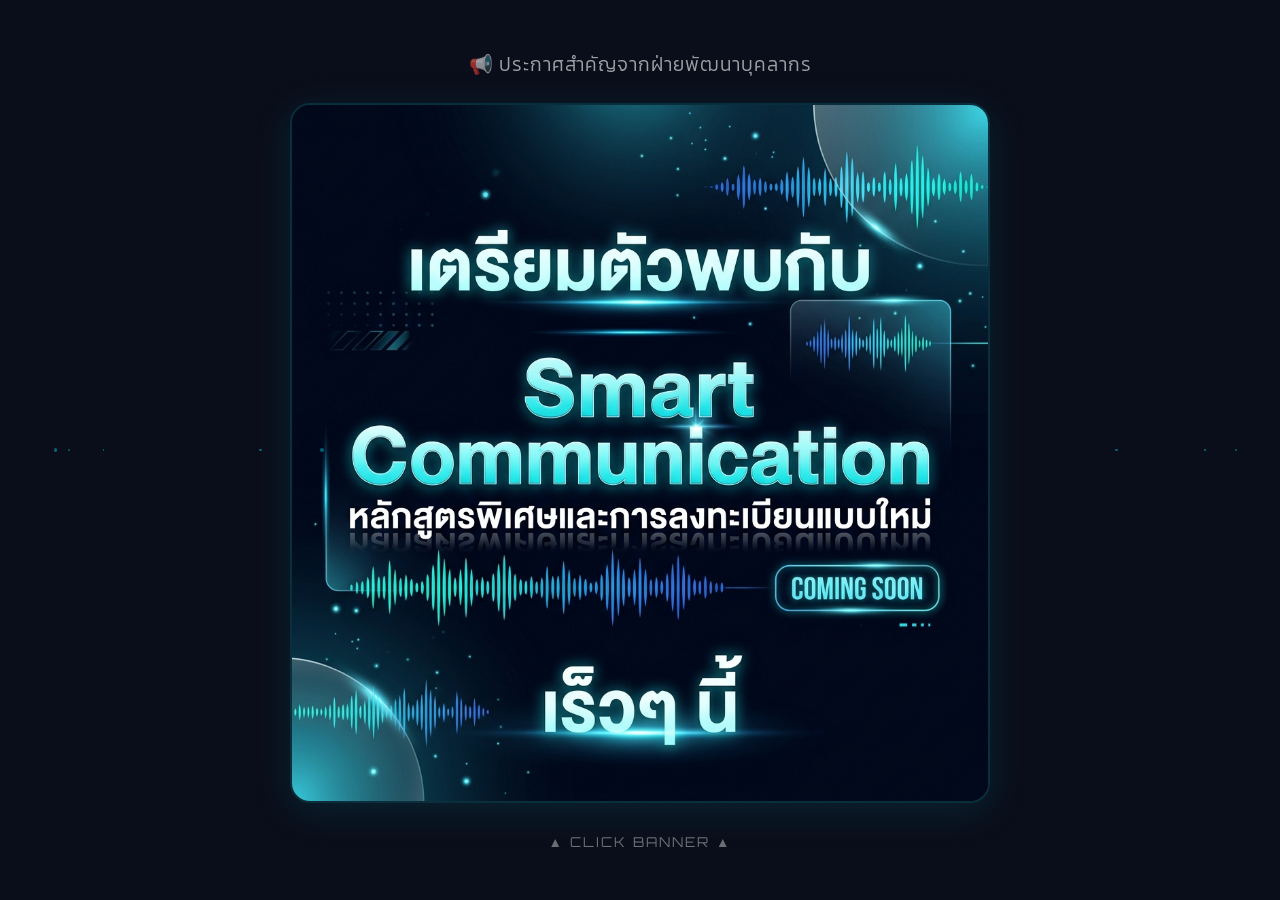
<file: promo-banner.html>
<!DOCTYPE html>
<html lang="th">
<head>
    <meta charset="UTF-8">
    <meta name="viewport" content="width=device-width, initial-scale=1.0">
    <title>Smart Communication - โฆษณา</title>
    <meta name="description" content="เตรียมตัวพบกับหลักสูตร Smart Communication และการลงทะเบียนแบบใหม่เร็วๆ นี้">
    
    <link rel="preconnect" href="https://fonts.googleapis.com">
    <link rel="preconnect" href="https://fonts.gstatic.com" crossorigin>
    <link href="https://fonts.googleapis.com/css2?family=Plus+Jakarta+Sans:wght@300;400;500;600;700;800;900&family=Kanit:wght@200;300;400;500;600;700;800;900&family=Orbitron:wght@400;500;600;700;800;900&display=swap" rel="stylesheet">
    
    <style>
        *, *::before, *::after {
            margin: 0;
            padding: 0;
            box-sizing: border-box;
        }

        body {
            font-family: 'Kanit', sans-serif;
            background: #0a0e1a;
            min-height: 100vh;
            display: flex;
            align-items: center;
            justify-content: center;
            padding: 40px 20px;
        }

        .promo-container {
            max-width: 700px;
            width: 100%;
            text-align: center;
        }

        .promo-title {
            font-size: 1.2rem;
            font-weight: 300;
            color: rgba(255, 255, 255, 0.6);
            margin-bottom: 24px;
            letter-spacing: 1px;
        }

        .promo-link {
            display: inline-block;
            position: relative;
            border-radius: 20px;
            overflow: hidden;
            cursor: pointer;
            transition: all 0.5s cubic-bezier(0.23, 1, 0.32, 1);
            box-shadow: 0 8px 40px rgba(0, 229, 255, 0.1);
            border: 2px solid rgba(0, 229, 255, 0.15);
        }

        .promo-link:hover {
            transform: translateY(-8px) scale(1.02);
            box-shadow: 0 20px 80px rgba(0, 229, 255, 0.25);
            border-color: rgba(0, 229, 255, 0.5);
        }

        .promo-link::after {
            content: '🔗 คลิกเพื่อดูรายละเอียดหลักสูตร Smart Communication';
            position: absolute;
            bottom: 0;
            left: 0;
            right: 0;
            padding: 20px;
            background: linear-gradient(transparent, rgba(5, 8, 16, 0.95));
            color: #00e5ff;
            font-size: 0.95rem;
            font-weight: 500;
            text-align: center;
            opacity: 0;
            transition: opacity 0.4s ease;
        }

        .promo-link:hover::after {
            opacity: 1;
        }

        .promo-link img {
            display: block;
            width: 100%;
            height: auto;
        }

        /* Shimmer effect */
        .promo-link::before {
            content: '';
            position: absolute;
            top: 0;
            left: -100%;
            width: 100%;
            height: 100%;
            background: linear-gradient(90deg, transparent, rgba(0, 229, 255, 0.06), transparent);
            z-index: 2;
            animation: promoShimmer 4s ease-in-out infinite;
        }

        @keyframes promoShimmer {
            0% { left: -100%; }
            100% { left: 200%; }
        }

        .promo-cta {
            margin-top: 24px;
            font-size: 0.85rem;
            color: rgba(255, 255, 255, 0.4);
            letter-spacing: 2px;
            font-family: 'Orbitron', sans-serif;
            text-transform: uppercase;
            animation: ctaPulse 2s ease-in-out infinite;
        }

        @keyframes ctaPulse {
            0%, 100% { opacity: 0.4; }
            50% { opacity: 1; color: #00e5ff; }
        }

        /* Floating particles */
        .particle {
            position: fixed;
            width: 3px;
            height: 3px;
            background: rgba(0, 229, 255, 0.4);
            border-radius: 50%;
            pointer-events: none;
            animation: floatParticle 15s linear infinite;
        }

        @keyframes floatParticle {
            0% { transform: translateY(100vh); opacity: 0; }
            10% { opacity: 0.5; }
            90% { opacity: 0.5; }
            100% { transform: translateY(-10vh); opacity: 0; }
        }
    </style>
</head>
<body>
    <div class="promo-container">
        <p class="promo-title">📢 ประกาศสำคัญจากฝ่ายพัฒนาบุคลากร</p>
        
        <!-- Promo Banner - Clickable to Landing Page -->
        <a href="coming-soon.html" class="promo-link" id="promoLink" title="เตรียมตัวพบกับหลักสูตร Smart Communication และการลงทะเบียนแบบใหม่เร็วๆ นี้">
            <img src="assets/promo_banner.png" alt="เตรียมตัวพบกับหลักสูตร Smart Communication และการลงทะเบียนแบบใหม่เร็วๆ นี้" loading="eager" fetchpriority="high">
        </a>
        
        <p class="promo-cta">▲ Click Banner ▲</p>
    </div>

    <script>
        // Add floating particles
        for (let i = 0; i < 15; i++) {
            const p = document.createElement('div');
            p.className = 'particle';
            p.style.left = Math.random() * 100 + '%';
            p.style.animationDuration = (Math.random() * 10 + 8) + 's';
            p.style.animationDelay = (Math.random() * 8) + 's';
            p.style.width = p.style.height = (Math.random() * 3 + 1) + 'px';
            document.body.appendChild(p);
        }
    </script>
</body>
</html>
</file>
<file: styles.css>
/* ==========================================
   SMART COMMUNICATION - PREMIUM DESIGN SYSTEM
   ========================================== */

/* --- CSS Variables & Theme Definitions --- */
:root {
    /* Color Palette */
    --color-dark-bg: #07070a;
    --color-panel-bg: rgba(15, 15, 23, 0.45);
    --color-panel-border: rgba(255, 255, 255, 0.08);
    --color-text-primary: #ffffff;
    --color-text-secondary: #a1a8ba;
    
    /* Font Families - Clean, comfortable, highly readable, and highly impactful */
    --font-heading: 'Plus Jakarta Sans', 'Kanit', sans-serif;
    --font-body: 'Plus Jakarta Sans', 'Kanit', sans-serif;
    
    /* Transitions */
    --transition-smooth: all 0.4s cubic-bezier(0.16, 1, 0.3, 1);
    --transition-quick: all 0.2s ease-out;

    /* Theme Accents (Default EP1) */
    --theme-primary: #00e5ff;
    --theme-primary-rgb: 0, 229, 255;
    --theme-glow: rgba(0, 229, 255, 0.15);
    --theme-gradient: linear-gradient(135deg, #00e5ff 0%, #0077ff 100%);
    --theme-text-glow: 0 0 25px rgba(0, 229, 255, 0.45);
}

/* EP 2: The Art of Persuasion Theme (Platinum / Silver Accent) */
body.theme-ep2 {
    --theme-primary: #e2e8f0;
    --theme-primary-rgb: 226, 232, 240;
    --theme-glow: rgba(226, 232, 240, 0.12);
    --theme-gradient: linear-gradient(135deg, #ffffff 0%, #94a3b8 100%);
    --theme-text-glow: 0 0 20px rgba(255, 255, 255, 0.35);
}

/* EP 3: The Authority Theme (Liquid Gold / Amber Accent) */
body.theme-ep3 {
    --theme-primary: #ffb300;
    --theme-primary-rgb: 255, 179, 0;
    --theme-glow: rgba(255, 179, 0, 0.18);
    --theme-gradient: linear-gradient(135deg, #ffb300 0%, #ff6f00 100%);
    --theme-text-glow: 0 0 20px rgba(255, 179, 0, 0.45);
}

/* --- Base & Reset Elements --- */
* {
    margin: 0;
    padding: 0;
    box-sizing: border-box;
}

html {
    scroll-behavior: smooth;
    background-color: var(--color-dark-bg);
}

body {
    font-family: var(--font-body);
    background-color: var(--color-dark-bg);
    color: var(--color-text-primary);
    overflow-x: hidden;
    line-height: 1.6;
    letter-spacing: 0.015em;
    transition: var(--transition-smooth);
}

/* Custom Scrollbar */
::-webkit-scrollbar {
    width: 8px;
}
::-webkit-scrollbar-track {
    background: var(--color-dark-bg);
}
::-webkit-scrollbar-thumb {
    background: rgba(255, 255, 255, 0.15);
    border-radius: 4px;
}
::-webkit-scrollbar-thumb:hover {
    background: var(--theme-primary);
}

/* --- Atmospheric Layout Elements --- */
.ambient-glow {
    position: fixed;
    top: 50%;
    left: 50%;
    transform: translate(-50%, -50%);
    width: 60vw;
    height: 60vh;
    background: radial-gradient(circle, var(--theme-glow) 0%, rgba(7, 7, 10, 0) 70%);
    z-index: -2;
    pointer-events: none;
    transition: var(--transition-smooth);
    filter: blur(100px);
}

.mesh-grid {
    position: fixed;
    top: 0;
    left: 0;
    width: 100%;
    height: 100%;
    background-image: 
        linear-gradient(rgba(255, 255, 255, 0.02) 1px, transparent 1px),
        linear-gradient(90deg, rgba(255, 255, 255, 0.02) 1px, transparent 1px);
    background-size: 60px 60px;
    z-index: -1;
    pointer-events: none;
    opacity: 0.7;
}

/* --- Typography Utilities --- */
h1, h2, h3, h4, h5, h6 {
    font-family: var(--font-heading);
    font-weight: 700;
    color: var(--color-text-primary);
}

.gradient-glow {
    background: var(--theme-gradient);
    -webkit-background-clip: text;
    -webkit-text-fill-color: transparent;
    text-shadow: var(--theme-text-glow);
}

/* --- Header & Navigation --- */
.header {
    position: fixed;
    top: 0;
    left: 0;
    width: 100%;
    padding: 24px 6%;
    display: flex;
    justify-content: space-between;
    align-items: center;
    z-index: 100;
    backdrop-filter: blur(12px);
    background: rgba(7, 7, 10, 0.4);
    border-bottom: 1px solid rgba(255, 255, 255, 0.05);
    transition: var(--transition-smooth);
}

.header.scrolled {
    padding: 16px 6%;
    background: rgba(7, 7, 10, 0.85);
    border-bottom: 1px solid var(--color-panel-border);
}

.logo {
    font-family: var(--font-heading);
    font-weight: 900;
    font-size: 1.5rem;
    letter-spacing: 0.08em;
    color: var(--color-text-primary);
}

.logo-accent {
    color: var(--theme-primary);
    transition: var(--transition-smooth);
}

.nav-container {
    display: flex;
    align-items: center;
    gap: 24px;
}

.nav-links {
    display: flex;
    align-items: center;
    gap: 32px;
}

.nav-item {
    font-family: var(--font-body);
    font-size: 0.95rem;
    color: var(--color-text-secondary);
    text-decoration: none;
    font-weight: 500;
    transition: var(--transition-quick);
}

.nav-item:hover {
    color: var(--theme-primary);
}

/* CTA Button styles */
.btn {
    display: inline-flex;
    align-items: center;
    justify-content: center;
    gap: 10px;
    padding: 14px 28px;
    font-family: var(--font-body);
    font-weight: 600;
    font-size: 1rem;
    border-radius: 30px;
    text-decoration: none;
    cursor: pointer;
    transition: var(--transition-smooth);
    border: none;
}

.btn-primary {
    background: var(--theme-gradient);
    color: #000000;
    font-weight: 700;
}

.btn-primary:hover {
    transform: translateY(-3px);
    box-shadow: 0 10px 30px rgba(var(--theme-primary-rgb), 0.4);
}

.btn-secondary {
    background: var(--color-panel-bg);
    color: var(--color-text-primary);
    border: 1px solid var(--color-panel-border);
    backdrop-filter: blur(8px);
}

.btn-secondary:hover {
    background: rgba(255, 255, 255, 0.08);
    border-color: var(--theme-primary);
    transform: translateY(-3px);
}

.cta-button-nav {
    display: inline-flex;
    align-items: center;
    padding: 8px 20px;
    font-family: var(--font-body);
    font-weight: 600;
    font-size: 0.9rem;
    border-radius: 20px;
    background: var(--theme-gradient);
    color: #000000;
    text-decoration: none;
    transition: var(--transition-smooth);
}

.cta-button-nav:hover {
    box-shadow: 0 0 15px rgba(var(--theme-primary-rgb), 0.4);
    transform: translateY(-1px);
}

.hamburger {
    display: none;
    cursor: pointer;
}

/* --- Hero Section --- */
.hero-section {
    position: relative;
    min-height: 100vh;
    padding: 150px 6% 80px;
    display: flex;
    flex-direction: column;
    justify-content: center;
    align-items: center;
    text-align: center;
}

.hero-bg {
    position: absolute;
    top: 0;
    left: 0;
    width: 100%;
    height: 100%;
    background-size: cover;
    background-position: center;
    z-index: -1;
    opacity: 0.3;
}

.premium-badge {
    display: inline-flex;
    align-items: center;
    gap: 8px;
    padding: 8px 18px;
    font-family: var(--font-heading);
    font-weight: 700;
    font-size: 0.8rem;
    color: var(--theme-primary);
    background: rgba(var(--theme-primary-rgb), 0.1);
    border: 1px solid rgba(var(--theme-primary-rgb), 0.25);
    border-radius: 30px;
    letter-spacing: 0.08em;
    margin-bottom: 24px;
    text-transform: uppercase;
    transition: var(--transition-smooth);
}

.hero-title {
    font-size: 4rem;
    line-height: 1.3;
    margin-bottom: 24px;
    letter-spacing: -0.01em;
}

.hero-subtitle {
    max-width: 800px;
    font-size: 1.25rem;
    line-height: 1.8;
    color: var(--color-text-secondary);
    margin: 0 auto 40px;
    font-weight: 400;
}

.highlight-line {
    display: block;
    margin-top: 20px;
    font-size: 1.1rem;
    line-height: 1.6;
    font-style: italic;
    color: var(--theme-primary);
    font-weight: 500;
    transition: var(--transition-smooth);
}

/* Hero Meta Cards */
.event-meta-cards {
    display: flex;
    gap: 20px;
    margin-bottom: 50px;
    justify-content: center;
    flex-wrap: wrap;
}

.meta-card {
    display: flex;
    align-items: center;
    gap: 16px;
    padding: 16px 28px;
    border-radius: 20px;
    background: var(--color-panel-bg);
    border: 1px solid var(--color-panel-border);
    backdrop-filter: blur(12px);
    text-align: left;
    min-width: 280px;
}

.meta-icon {
    font-size: 1.5rem;
    color: var(--theme-primary);
    transition: var(--transition-smooth);
}

.meta-label {
    display: block;
    font-size: 0.8rem;
    color: var(--color-text-secondary);
    text-transform: uppercase;
    letter-spacing: 0.05em;
}

.meta-value {
    display: block;
    font-size: 1.1rem;
    font-weight: 600;
}

.hero-ctas {
    display: flex;
    gap: 20px;
    justify-content: center;
}

/* Countdown Styles */
.countdown-container {
    margin-bottom: 40px;
}

.countdown-title {
    font-size: 0.95rem;
    color: var(--color-text-secondary);
    text-transform: uppercase;
    letter-spacing: 0.1em;
    margin-bottom: 15px;
}

.countdown-timer {
    display: inline-flex;
    align-items: center;
    gap: 15px;
    background: rgba(255, 255, 255, 0.02);
    border: 1px solid rgba(255, 255, 255, 0.05);
    padding: 15px 35px;
    border-radius: 30px;
    backdrop-filter: blur(8px);
}

.time-block {
    display: flex;
    flex-direction: column;
    align-items: center;
    min-width: 70px;
}

.time-number {
    font-family: var(--font-heading);
    font-size: 2.2rem;
    font-weight: 800;
    color: #ffffff;
    line-height: 1;
}

.time-label {
    font-size: 0.75rem;
    color: var(--color-text-secondary);
    margin-top: 5px;
}

.time-divider {
    font-size: 1.8rem;
    font-weight: 800;
    color: var(--theme-primary);
    transition: var(--transition-smooth);
    margin-bottom: 12px;
}

/* Scroll indicator mouse */
.scroll-indicator {
    position: absolute;
    bottom: 30px;
    left: 50%;
    transform: translateX(-50%);
    display: flex;
    flex-direction: column;
    align-items: center;
    gap: 8px;
    opacity: 0.7;
}

.mouse-icon {
    width: 22px;
    height: 38px;
    border: 2px solid var(--color-text-secondary);
    border-radius: 12px;
    position: relative;
}

.mouse-icon .wheel {
    width: 4px;
    height: 8px;
    background-color: var(--theme-primary);
    border-radius: 2px;
    position: absolute;
    top: 6px;
    left: 50%;
    transform: translateX(-50%);
    animation: scroll-wheel 1.5s infinite;
    transition: var(--transition-smooth);
}

.scroll-text {
    font-size: 0.75rem;
    color: var(--color-text-secondary);
    text-transform: uppercase;
    letter-spacing: 0.1em;
}

@keyframes scroll-wheel {
    0% { top: 6px; opacity: 1; }
    50% { top: 16px; opacity: 0; }
    100% { top: 6px; opacity: 1; }
}

/* --- Section Layout Utilities --- */
section {
    padding: 100px 6%;
}

.section-header {
    max-width: 700px;
    margin: 0 auto 60px;
}

.text-center {
    text-align: center;
}

.section-tag {
    display: inline-block;
    font-family: var(--font-heading);
    font-size: 0.85rem;
    font-weight: 700;
    color: var(--theme-primary);
    letter-spacing: 0.15em;
    text-transform: uppercase;
    margin-bottom: 12px;
    transition: var(--transition-smooth);
}

.section-title {
    font-size: 2.5rem;
    line-height: 1.25;
    margin-bottom: 18px;
}

.section-description {
    color: var(--color-text-secondary);
    font-size: 1.1rem;
}

/* --- Episodes Interactive Showcase --- */
.episodes-section {
    background-color: rgba(7, 7, 10, 0.3);
}

.ep-navigator-wrapper {
    display: flex;
    justify-content: center;
    margin-bottom: 45px;
}

.ep-navigator {
    display: inline-flex;
    background: rgba(255, 255, 255, 0.03);
    border: 1px solid var(--color-panel-border);
    padding: 6px;
    border-radius: 40px;
    backdrop-filter: blur(8px);
}

.ep-nav-btn {
    display: flex;
    flex-direction: column;
    align-items: center;
    padding: 14px 32px;
    border-radius: 30px;
    background: transparent;
    border: none;
    cursor: pointer;
    transition: var(--transition-smooth);
    min-width: 170px;
    position: relative;
    z-index: 1;
}

.ep-nav-num {
    font-family: var(--font-heading);
    font-weight: 800;
    font-size: 1.25rem;
    color: var(--color-text-secondary);
    transition: var(--transition-quick);
}

.ep-nav-title {
    font-size: 0.75rem;
    color: var(--color-text-secondary);
    text-transform: uppercase;
    letter-spacing: 0.06em;
    margin-top: 3px;
    transition: var(--transition-quick);
}

.ep-nav-btn.active {
    background: var(--theme-gradient);
    box-shadow: 0 10px 25px rgba(var(--theme-primary-rgb), 0.35);
}

.ep-nav-btn:hover:not(.active) {
    background: rgba(255, 255, 255, 0.04);
    transform: translateY(-2px);
}

.ep-nav-btn:hover:not(.active) .ep-nav-num,
.ep-nav-btn:hover:not(.active) .ep-nav-title {
    color: #ffffff;
}

.ep-nav-btn.active .ep-nav-num,
.ep-nav-btn.active .ep-nav-title {
    color: #000000;
    font-weight: 800;
}

/* Episode Showcase Panel Layout */
.ep-showcase-container {
    position: relative;
    min-height: 550px;
}

.ep-panel {
    display: none;
    opacity: 0;
    transform: translateY(20px);
    transition: var(--transition-smooth);
}

.ep-panel.active {
    display: block;
    opacity: 1;
    transform: translateY(0);
    animation: ep-fade-in 0.6s cubic-bezier(0.16, 1, 0.3, 1) forwards;
}

@keyframes ep-fade-in {
    to {
        opacity: 1;
        transform: translateY(0);
    }
}

.ep-grid {
    display: grid;
    grid-template-columns: 1.1fr 0.9fr;
    gap: 50px;
    align-items: center;
}

.ep-visual-container {
    position: relative;
}

.glass-frame {
    position: relative;
    border-radius: 24px;
    overflow: hidden;
    border: 1px solid rgba(255, 255, 255, 0.08);
    box-shadow: 0 20px 40px rgba(0, 0, 0, 0.5);
    aspect-ratio: 16 / 10;
}

.ep-image {
    width: 100%;
    height: 100%;
    object-fit: cover;
    transition: transform 6s ease;
}

.glass-frame:hover .ep-image {
    transform: scale(1.08);
}

/* Floating Quotes Overlay styling */
.quote-overlay {
    position: absolute;
    bottom: 0;
    left: 0;
    width: 100%;
    padding: 30px;
    background: linear-gradient(0deg, rgba(7, 7, 10, 0.95) 0%, rgba(7, 7, 10, 0.4) 70%, transparent 100%);
    backdrop-filter: blur(2px);
    border-top: 1px solid rgba(255, 255, 255, 0.05);
}

.quote-en {
    font-family: var(--font-heading);
    font-size: 1.4rem;
    font-weight: 800;
    line-height: 1.4;
    margin-bottom: 8px;
    letter-spacing: -0.01em;
}

.quote-th {
    font-size: 1rem;
    line-height: 1.5;
    opacity: 0.85;
    font-weight: 400;
}

/* Quote Theme Color Shift */
.quote-overlay.glow-blue .quote-en {
    color: #00e5ff;
    text-shadow: 0 0 10px rgba(0, 229, 255, 0.3);
}

.quote-overlay.glow-platinum .quote-en {
    color: #ffffff;
    text-shadow: 0 0 10px rgba(255, 255, 255, 0.3);
}

.quote-overlay.glow-gold .quote-en {
    color: #ffb300;
    text-shadow: 0 0 10px rgba(255, 179, 0, 0.3);
}

/* EP Details Area styling */
.ep-details {
    display: flex;
    flex-direction: column;
    justify-content: center;
}

.ep-badge {
    display: inline-block;
    padding: 6px 14px;
    border-radius: 30px;
    font-size: 0.75rem;
    font-weight: 700;
    text-transform: uppercase;
    letter-spacing: 0.08em;
    width: fit-content;
    margin-bottom: 18px;
    align-self: center; /* Center-align dynamically inside the flex details container */
}

.badge-blue {
    background: rgba(0, 229, 255, 0.1);
    color: #00e5ff;
    border: 1px solid rgba(0, 229, 255, 0.2);
}

.badge-platinum {
    background: rgba(255, 255, 255, 0.08);
    color: #e2e8f0;
    border: 1px solid rgba(255, 255, 255, 0.15);
}

.badge-gold {
    background: rgba(255, 179, 0, 0.1);
    color: #ffb300;
    border: 1px solid rgba(255, 179, 0, 0.2);
}

.ep-title {
    font-size: 2.2rem;
    margin-bottom: 20px;
}

.ep-promo-card {
    background: var(--color-panel-bg);
    border: 1px solid var(--color-panel-border);
    backdrop-filter: blur(12px);
    border-radius: 20px;
    padding: 28px;
    margin-bottom: 25px;
    transition: var(--transition-smooth);
    box-shadow: 0 10px 30px rgba(0, 0, 0, 0.2);
}

body.theme-ep1 .ep-promo-card {
    border-color: rgba(0, 229, 255, 0.15);
    box-shadow: 0 10px 40px rgba(0, 229, 255, 0.05);
}

body.theme-ep2 .ep-promo-card {
    border-color: rgba(255, 255, 255, 0.15);
    box-shadow: 0 10px 40px rgba(255, 255, 255, 0.05);
}

body.theme-ep3 .ep-promo-card {
    border-color: rgba(255, 179, 0, 0.15);
    box-shadow: 0 10px 40px rgba(255, 179, 0, 0.05);
}


.promo-lead {
    font-size: 1.15rem;
    font-weight: 600;
    line-height: 1.5;
    color: var(--color-text-primary);
    margin-bottom: 14px;
}

.promo-text {
    font-size: 0.95rem;
    color: var(--color-text-secondary);
    line-height: 1.8;
    margin-bottom: 18px;
}

.promo-highlight {
    display: flex;
    gap: 12px;
    font-style: italic;
    color: var(--theme-primary);
    border-top: 1px solid rgba(255, 255, 255, 0.06);
    padding-top: 15px;
    font-size: 0.95rem;
    transition: var(--transition-smooth);
}

.promo-highlight i {
    font-size: 1.1rem;
    opacity: 0.8;
}

/* Learning points list */
.learning-points {
    padding-left: 5px;
}


.points-title {
    font-size: 0.95rem;
    text-transform: uppercase;
    letter-spacing: 0.05em;
    color: var(--color-text-primary);
    margin-bottom: 12px;
}

.learning-points ul {
    list-style: none;
}

.learning-points li {
    display: flex;
    align-items: flex-start;
    gap: 12px;
    font-size: 0.95rem;
    color: var(--color-text-secondary);
    margin-bottom: 10px;
}

.learning-points li i {
    color: var(--theme-primary);
    margin-top: 4px;
    font-size: 0.9rem;
    transition: var(--transition-smooth);
}

/* --- Venue Section --- */
.venue-section {
    background-color: var(--color-dark-bg);
    position: relative;
    border-top: 1px solid rgba(255, 255, 255, 0.02);
}

.venue-grid {
    display: grid;
    grid-template-columns: 0.9fr 1.1fr;
    gap: 60px;
    align-items: center;
}

.venue-desc {
    color: var(--color-text-secondary);
    font-size: 1.1rem;
    margin-bottom: 30px;
}

.venue-details-list {
    display: flex;
    flex-direction: column;
    gap: 20px;
}

.venue-item {
    display: flex;
    align-items: center;
    gap: 16px;
}

.venue-icon {
    display: flex;
    align-items: center;
    justify-content: center;
    width: 48px;
    height: 48px;
    border-radius: 50%;
    background: var(--color-panel-bg);
    border: 1px solid var(--color-panel-border);
    color: var(--theme-primary);
    font-size: 1.2rem;
    transition: var(--transition-smooth);
}

.venue-text {
    font-size: 1rem;
    color: var(--color-text-secondary);
}

/* Location Link & Map Button Styles */
.location-text-link {
    color: var(--color-text-secondary);
    text-decoration: none;
    transition: var(--transition-quick);
}
.location-text-link:hover {
    color: var(--theme-primary);
    text-shadow: 0 0 10px rgba(var(--theme-primary-rgb), 0.35);
}

.btn-maps {
    margin-top: 25px;
    background: rgba(255, 255, 255, 0.03);
    border: 1px solid var(--theme-primary);
    color: var(--theme-primary);
    box-shadow: 0 4px 15px rgba(var(--theme-primary-rgb), 0.08);
}
.btn-maps:hover {
    background: var(--theme-gradient);
    color: #000000;
    box-shadow: 0 10px 25px rgba(var(--theme-primary-rgb), 0.35);
    border-color: transparent;
    transform: translateY(-3px);
}

/* Glass Map design representation */
.glass-map-link {
    text-decoration: none;
    display: block;
    border-radius: 24px;
    overflow: hidden;
}

.glass-map {
    position: relative;
    border-radius: 24px;
    border: 1px solid rgba(255, 255, 255, 0.08);
    aspect-ratio: 16 / 11;
    overflow: hidden;
    background: #0f1015;
    transition: var(--transition-smooth);
}

.glass-map-link:hover .glass-map {
    border-color: rgba(var(--theme-primary-rgb), 0.3);
    box-shadow: 0 15px 35px rgba(var(--theme-primary-rgb), 0.12);
}

.map-image-bg {
    position: absolute;
    top: 0;
    left: 0;
    width: 100%;
    height: 100%;
    object-fit: cover;
    opacity: 0.14; /* Very subtle and faint */
    filter: invert(0.9) grayscale(1) brightness(0.65); /* Elegant dark map conversion */
    transition: var(--transition-smooth);
    mix-blend-mode: screen; /* Smooth blending with dark backgrounds */
}

.glass-map-link:hover .map-image-bg {
    transform: scale(1.05);
    opacity: 0.28; /* Stays faint but becomes clearer on hover */
    filter: invert(0.9) grayscale(0.2) brightness(0.75); /* Brings back a touch of premium colors on hover */
}

.map-glow {
    position: absolute;
    width: 150px;
    height: 150px;
    background: radial-gradient(circle, var(--theme-glow) 0%, transparent 70%);
    filter: blur(20px);
    top: 40%;
    left: 45%;
    transform: translate(-50%, -50%);
    z-index: 1;
    transition: var(--transition-smooth);
}

.mock-map {
    position: relative;
    width: 100%;
    height: 100%;
    background: linear-gradient(135deg, #12131a 0%, #0c0d12 100%);
    display: flex;
    justify-content: center;
    align-items: center;
}

.map-grid-lines {
    position: absolute;
    width: 100%;
    height: 100%;
    background-image: 
        radial-gradient(rgba(255, 255, 255, 0.03) 1px, transparent 1px),
        linear-gradient(rgba(0, 0, 0, 0.2) 2px, transparent 2px);
    background-size: 25px 25px;
    opacity: 0.6;
}

.map-pin {
    position: relative;
    z-index: 2;
    font-size: 2.5rem;
    color: var(--theme-primary);
    cursor: pointer;
    transition: var(--transition-smooth);
    filter: drop-shadow(0 0 10px rgba(var(--theme-primary-rgb), 0.6));
}

.pin-pulse {
    position: absolute;
    top: 50%;
    left: 50%;
    transform: translate(-50%, -50%);
    width: 40px;
    height: 40px;
    background: var(--theme-primary);
    border-radius: 50%;
    opacity: 0.35;
    animation: pin-glow-pulse 2s infinite;
    z-index: -1;
    transition: var(--transition-smooth);
}

@keyframes pin-glow-pulse {
    0% { transform: translate(-50%, -50%) scale(0.6); opacity: 0.6; }
    100% { transform: translate(-50%, -50%) scale(2.2); opacity: 0; }
}

.map-card {
    position: absolute;
    bottom: 24px;
    left: 24px;
    right: 24px;
    z-index: 3;
    padding: 16px 20px;
    border-radius: 16px;
    background: rgba(18, 19, 26, 0.85);
    backdrop-filter: blur(12px);
    border: 1px solid rgba(255, 255, 255, 0.08);
    display: flex;
    flex-direction: column;
}

.map-title {
    font-weight: 700;
    font-size: 1.1rem;
    color: #ffffff;
}

.map-sub {
    font-size: 0.8rem;
    color: var(--color-text-secondary);
    margin-top: 2px;
}

/* --- RSVP Registration Section --- */
.rsvp-section {
    background: linear-gradient(180deg, var(--color-dark-bg) 0%, #0d0e14 100%);
    position: relative;
}

.rsvp-grid {
    display: grid;
    grid-template-columns: 0.95fr 1.05fr;
    gap: 60px;
    align-items: center;
}

.rsvp-sub {
    color: var(--color-text-secondary);
    font-size: 1.1rem;
    margin-bottom: 40px;
}

/* Seat tracker simulation styling - FUTURISTIC AUDITORIUM MAP */
.seat-live-tracker {
    display: flex;
    flex-direction: column;
    gap: 30px;
    background: rgba(15, 15, 23, 0.45);
    border: 1px solid rgba(255, 255, 255, 0.05);
    backdrop-filter: blur(16px);
    padding: 30px;
    border-radius: 28px;
    width: 100%;
    box-shadow: 0 20px 40px rgba(0, 0, 0, 0.3);
}

.seating-map-wrapper {
    background: rgba(10, 10, 14, 0.6);
    border: 1px solid rgba(255, 255, 255, 0.03);
    border-radius: 20px;
    padding: 24px;
    position: relative;
}



.stage-podium {
    width: 70%;
    height: 6px;
    background: linear-gradient(90deg, transparent, var(--theme-primary), transparent);
    margin: 10px auto 30px;
    border-radius: 10px;
    box-shadow: 0 0 15px rgba(var(--theme-primary-rgb), 0.6);
    position: relative;
}

.stage-label {
    position: absolute;
    top: -22px;
    left: 50%;
    transform: translateX(-50%);
    font-size: 0.65rem;
    letter-spacing: 0.15em;
    color: var(--color-text-secondary);
    text-transform: uppercase;
    white-space: nowrap;
    opacity: 0.7;
}

.seating-grid {
    display: flex;
    justify-content: center;
    width: 100%;
}

.seating-rows-container {
    display: none;
}

/* Futuristic U-Shape Boardroom / Classroom Grid Table Layout */
.u-seating-grid {
    display: grid;
    grid-template-columns: repeat(10, 24px);
    grid-template-rows: repeat(12, 24px);
    gap: 12px;
    margin: 20px auto;
    width: fit-content;
    padding: 24px;
    background: rgba(10, 10, 14, 0.4);
    border-radius: 20px;
    border: 1px solid rgba(255, 255, 255, 0.04);
    position: relative;
    box-shadow: inset 0 0 20px rgba(0, 0, 0, 0.5);
}

/* Center Table/Whiteboard visual overlay inside the U-shape boardroom */
.u-seating-grid::before {
    content: "CLASSROOM DISCUSSIONS";
    position: absolute;
    top: 50%;
    left: 50%;
    transform: translate(-50%, -50%);
    width: 60%;
    height: 70%;
    border: 1px dashed rgba(255, 255, 255, 0.08);
    border-radius: 12px;
    display: flex;
    align-items: center;
    justify-content: center;
    font-size: 0.55rem;
    letter-spacing: 0.18em;
    color: rgba(255, 255, 255, 0.2);
    pointer-events: none;
    background: radial-gradient(circle, rgba(0, 229, 255, 0.02) 0%, transparent 80%);
    transition: var(--transition-smooth);
}

body.theme-ep1 .u-seating-grid::before {
    background: radial-gradient(circle, rgba(0, 229, 255, 0.02) 0%, transparent 80%);
}
body.theme-ep2 .u-seating-grid::before {
    background: radial-gradient(circle, rgba(255, 255, 255, 0.02) 0%, transparent 80%);
}
body.theme-ep3 .u-seating-grid::before {
    background: radial-gradient(circle, rgba(255, 179, 0, 0.02) 0%, transparent 80%);
}

.seat-node {
    width: 22px;
    height: 22px;
    border-radius: 6px;
    position: relative;
    cursor: pointer;
    transition: all 0.3s cubic-bezier(0.4, 0, 0.2, 1);
}

.seat-node.confirmed {
    background: rgba(0, 229, 255, 0.15);
    border: 1px solid rgba(0, 229, 255, 0.35);
    box-shadow: 0 0 5px rgba(0, 229, 255, 0.08);
    cursor: not-allowed;
}
body.theme-ep1 .seat-node.confirmed {
    background: rgba(0, 229, 255, 0.15);
    border: 1px solid rgba(0, 229, 255, 0.35);
}
body.theme-ep2 .seat-node.confirmed {
    background: rgba(255, 255, 255, 0.1);
    border: 1px solid rgba(255, 255, 255, 0.25);
}
body.theme-ep3 .seat-node.confirmed {
    background: rgba(255, 179, 0, 0.15);
    border: 1px solid rgba(255, 179, 0, 0.35);
}

.seat-node.available {
    background: rgba(255, 255, 255, 0.01);
    border: 1px dashed rgba(255, 255, 255, 0.12);
}

.seat-node.available:hover {
    border-color: #00e5ff;
    background: rgba(0, 229, 255, 0.15);
    box-shadow: 0 0 10px rgba(0, 229, 255, 0.3);
}

.seat-node.active-user-seat {
    background: #ffb300 !important;
    border: 1px solid #ffffff !important;
    box-shadow: 0 0 15px #ffb300, 0 0 30px rgba(255, 179, 0, 0.6) !important;
    transform: scale(1.25);
    animation: seat-pulse 1s infinite alternate;
    z-index: 5;
}

@keyframes seat-pulse {
    0% { transform: scale(1.15); box-shadow: 0 0 12px #ffb300; }
    100% { transform: scale(1.3); box-shadow: 0 0 25px #ffb300, 0 0 45px rgba(255, 179, 0, 0.8); }
}

.seat-node::after {
    content: attr(data-tooltip);
    position: absolute;
    bottom: 140%;
    left: 50%;
    transform: translateX(-50%) translateY(5px);
    background: rgba(8, 8, 12, 0.98);
    border: 1px solid rgba(255, 255, 255, 0.08);
    color: #ffffff;
    padding: 6px 12px;
    border-radius: 8px;
    font-size: 0.65rem;
    font-weight: 500;
    white-space: nowrap;
    opacity: 0;
    pointer-events: none;
    transition: all 0.25s cubic-bezier(0.4, 0, 0.2, 1);
    z-index: 100;
    box-shadow: 0 10px 20px rgba(0,0,0,0.5);
}

.seat-node:hover::after {
    opacity: 1;
    transform: translateX(-50%) translateY(0);
}

.tracker-info {
    display: flex;
    flex-direction: column;
    gap: 12px;
}

.status-legend {
    display: flex;
    flex-wrap: wrap;
    gap: 15px;
    margin-bottom: 5px;
    border-bottom: 1px solid rgba(255, 255, 255, 0.04);
    padding-bottom: 12px;
}

.legend-item {
    font-size: 0.8rem;
    color: var(--color-text-secondary);
    display: flex;
    align-items: center;
    gap: 8px;
}

.legend-dot {
    width: 12px;
    height: 12px;
    border-radius: 4px;
}

.legend-dot.confirmed {
    background: rgba(0, 229, 255, 0.2);
    border: 1px solid rgba(0, 229, 255, 0.4);
}
.legend-dot.available {
    background: rgba(255, 255, 255, 0.02);
    border: 1px dashed rgba(255, 255, 255, 0.2);
}
.legend-dot.active-user {
    background: #ffb300;
    border: 1px solid #ffffff;
    box-shadow: 0 0 8px #ffb300;
}

.urgent-text {
    font-size: 0.9rem;
    font-weight: 500;
    color: #4caf50 !important;
    display: flex;
    align-items: center;
    gap: 8px;
}

.total-text {
    font-size: 0.95rem;
    color: var(--color-text-secondary);
    line-height: 1.5;
}

.glow-value {
    color: #ffffff;
    font-weight: 700;
    text-shadow: 0 0 10px rgba(255, 255, 255, 0.3);
}

.seating-instruction {
    font-size: 0.8rem;
    color: rgba(255, 255, 255, 0.4);
    background: rgba(255, 255, 255, 0.02);
    padding: 10px 14px;
    border-radius: 10px;
    border-left: 3px solid var(--theme-primary);
    display: flex;
    align-items: flex-start;
    gap: 8px;
    line-height: 1.4;
}

/* Interactive Form styling */
.rsvp-form-container {
    position: relative;
    background: rgba(15, 15, 23, 0.35);
    border: 1px solid rgba(255, 255, 255, 0.05);
    border-radius: 28px;
    padding: 40px;
    backdrop-filter: blur(16px);
    overflow: visible;
}

.rsvp-form {
    display: flex;
    flex-direction: column;
    gap: 20px;
}

.form-row.split {
    display: grid;
    grid-template-columns: 1fr 1fr;
    gap: 20px;
}

.form-group {
    display: flex;
    flex-direction: column;
    gap: 8px;
}

.form-group label {
    font-size: 0.85rem;
    color: var(--color-text-secondary);
    display: flex;
    align-items: center;
    gap: 8px;
}

.form-group label i {
    color: var(--theme-primary);
    transition: var(--transition-smooth);
}

.form-group input {
    background: rgba(255, 255, 255, 0.03);
    border: 1px solid rgba(255, 255, 255, 0.08);
    border-radius: 12px;
    padding: 14px 18px;
    font-family: var(--font-body);
    font-size: 0.95rem;
    color: #ffffff;
    transition: var(--transition-quick);
}

.form-group input:focus {
    outline: none;
    border-color: var(--theme-primary);
    background: rgba(255, 255, 255, 0.06);
    box-shadow: 0 0 10px rgba(var(--theme-primary-rgb), 0.1);
}

/* Premium Readonly inputs filled automatically */
.form-group input.readonly-input {
    background: rgba(255, 255, 255, 0.015) !important;
    border: 1px solid rgba(255, 255, 255, 0.04) !important;
    color: rgba(255, 255, 255, 0.5) !important;
    cursor: not-allowed !important;
}
.form-group input.readonly-input:focus {
    border-color: rgba(255, 255, 255, 0.04) !important;
    box-shadow: none !important;
}

/* Premium Select Dropdown Styling */
.form-group select.select-dropdown {
    background: rgba(15, 15, 23, 0.95);
    border: 1px solid rgba(255, 255, 255, 0.08);
    border-radius: 12px;
    padding: 14px 18px;
    font-family: var(--font-body);
    font-size: 0.95rem;
    color: #ffffff;
    cursor: pointer;
    transition: var(--transition-quick);
    appearance: none;
    -webkit-appearance: none;
    -moz-appearance: none;
    background-image: url("data:image/svg+xml;charset=UTF-8,%3csvg xmlns='http://www.w3.org/2000/svg' viewBox='0 0 24 24' fill='none' stroke='white' stroke-width='2' stroke-linecap='round' stroke-linejoin='round'%3e%3cpolyline points='6 9 12 15 18 9'%3e%3c/polyline%3e%3c/svg%3e");
    background-repeat: no-repeat;
    background-position: right 18px center;
    background-size: 16px;
}

.form-group select.select-dropdown:focus {
    outline: none;
    border-color: var(--theme-primary);
    box-shadow: 0 0 12px rgba(var(--theme-primary-rgb), 0.2);
}

.form-group select.select-dropdown option {
    background: #0f1015;
    color: #ffffff;
}

/* Custom Warning Glow for closed states */
.success-icon.warning-glow {
    color: #ffb300;
    filter: drop-shadow(0 0 15px rgba(255, 179, 0, 0.6));
    animation: warning-pulse 1s infinite alternate;
}

.warning-alert-text {
    font-size: 1rem;
    line-height: 1.6;
    color: var(--color-text-secondary);
    max-width: 500px;
    margin: 10px auto;
}

@keyframes warning-pulse {
    0% { transform: scale(0.95); }
    100% { transform: scale(1.05); }
}

/* custom radio options */
.radio-group {
    display: flex;
    gap: 20px;
    margin-top: 4px;
}

.radio-label {
    display: flex;
    align-items: center;
    gap: 8px;
    font-size: 0.95rem;
    color: var(--color-text-secondary);
    cursor: pointer;
}

.radio-label input {
    display: none;
}

.custom-radio {
    width: 18px;
    height: 18px;
    border: 2px solid rgba(255, 255, 255, 0.2);
    border-radius: 50%;
    position: relative;
    transition: var(--transition-quick);
}

.radio-label input:checked + .custom-radio {
    border-color: var(--theme-primary);
}

.radio-label input:checked + .custom-radio::after {
    content: '';
    position: absolute;
    top: 50%;
    left: 50%;
    transform: translate(-50%, -50%);
    width: 8px;
    height: 8px;
    background: var(--theme-primary);
    border-radius: 50%;
}

.submit-btn {
    margin-top: 15px;
    background: var(--theme-gradient);
    color: #000000;
    font-weight: 700;
    border: none;
    border-radius: 14px;
    padding: 16px;
    cursor: pointer;
    font-size: 1.05rem;
    display: flex;
    align-items: center;
    justify-content: center;
    gap: 12px;
    transition: var(--transition-smooth);
}

.submit-btn:hover {
    transform: translateY(-2px);
    box-shadow: 0 10px 25px rgba(var(--theme-primary-rgb), 0.45);
}

/* Success overlay inside form */
.success-overlay {
    position: absolute;
    top: 0;
    left: 0;
    width: 100%;
    min-height: 100%;
    height: auto;
    background: rgba(10, 10, 15, 0.98);
    backdrop-filter: blur(12px);
    display: flex;
    justify-content: center;
    align-items: flex-start;
    text-align: center;
    padding: 40px 40px 60px;
    opacity: 0;
    pointer-events: none;
    transition: opacity 0.5s ease;
    z-index: 10;
    overflow-y: auto;
}

.success-overlay.active {
    opacity: 1;
    pointer-events: auto;
}

.success-content {
    display: flex;
    flex-direction: column;
    align-items: center;
    gap: 15px;
    width: 100%;
    padding: 20px 0 30px;
    margin: auto 0;
}

.success-icon {
    font-size: 3.5rem;
    color: #4caf50;
    animation: success-pulse 1s infinite alternate;
}

@keyframes success-pulse {
    0% { transform: scale(0.95); filter: drop-shadow(0 0 5px rgba(76, 175, 80, 0.3)); }
    100% { transform: scale(1.05); filter: drop-shadow(0 0 15px rgba(76, 175, 80, 0.6)); }
}

.success-overlay h3 {
    font-size: 1.8rem;
    font-weight: 800;
}

.success-sub {
    font-size: 0.9rem;
    color: var(--color-text-secondary);
    margin-bottom: 10px;
}

#ticketCode {
    color: var(--theme-primary);
    font-size: 1.2rem;
    letter-spacing: 0.05em;
}

/* --- Footer --- */
.footer {
    background-color: #040406;
    padding: 80px 6% 30px;
    border-top: 1px solid rgba(255, 255, 255, 0.03);
}

.footer-top {
    display: grid;
    grid-template-columns: 1.5fr 1fr 1fr;
    gap: 50px;
    margin-bottom: 60px;
}

.brand-desc {
    color: var(--color-text-secondary);
    font-size: 0.9rem;
    margin-top: 15px;
    max-width: 320px;
}

.footer-links h4,
.footer-contact h4 {
    font-size: 1rem;
    text-transform: uppercase;
    letter-spacing: 0.08em;
    margin-bottom: 20px;
    color: #ffffff;
}

.footer-links ul {
    list-style: none;
    display: flex;
    flex-direction: column;
    gap: 12px;
}

.footer-links a {
    color: var(--color-text-secondary);
    text-decoration: none;
    font-size: 0.9rem;
    transition: var(--transition-quick);
}

.footer-links a:hover {
    color: var(--theme-primary);
}

.footer-contact p {
    color: var(--color-text-secondary);
    font-size: 0.9rem;
    margin-bottom: 12px;
    display: flex;
    align-items: center;
    gap: 10px;
}

.footer-contact i {
    color: var(--theme-primary);
}

.footer-bottom {
    text-align: center;
    border-top: 1px solid rgba(255, 255, 255, 0.05);
    padding-top: 30px;
    font-size: 0.8rem;
    color: rgba(255, 255, 255, 0.35);
}

/* --- Responsive Adjustments --- */
@media (max-width: 1024px) {
    .hero-title {
        font-size: 3.2rem;
    }
    
    .ep-grid {
        grid-template-columns: 1fr;
        gap: 40px;
    }
    
    .venue-grid {
        grid-template-columns: 1fr;
        gap: 40px;
    }
    
    .rsvp-grid {
        grid-template-columns: 1fr;
        gap: 50px;
    }
    
    .footer-top {
        grid-template-columns: 1.2fr 0.9fr 0.9fr;
        gap: 30px;
    }
}

@media (max-width: 768px) {
    .nav-links {
        display: none; /* Can build a simple drawer if needed, kept elegant and clean */
    }
    
    .hamburger {
        display: flex;
        flex-direction: column;
        gap: 6px;
    }
    
    .hamburger span {
        width: 25px;
        height: 2px;
        background-color: #ffffff;
        border-radius: 2px;
    }
    
    .hero-title {
        font-size: 2.5rem;
    }
    
    .hero-subtitle {
        font-size: 1.1rem;
    }
    
    .countdown-timer {
        padding: 10px 20px;
        gap: 10px;
    }
    
    .time-block {
        min-width: 50px;
    }
    
    .time-number {
        font-size: 1.6rem;
    }
    
    .ep-navigator {
        flex-direction: column;
        border-radius: 20px;
        width: 100%;
        padding: 10px;
    }
    
    .ep-nav-btn {
        width: 100%;
        padding: 10px;
        min-width: unset;
    }
    
    .quote-en {
        font-size: 1.1rem;
    }
    
    .quote-th {
        font-size: 0.85rem;
    }
    
    .form-row.split {
        grid-template-columns: 1fr;
    }
    
    .footer-top {
        grid-template-columns: 1fr;
        gap: 40px;
    }
}

/* ==========================================
   INTERACTIVE MICRO-ANIMATIONS & TRANSITIONS
   ========================================== */

/* Page scroll reveal effects */
.reveal-on-scroll {
    opacity: 0;
    transform: translateY(30px);
    transition: opacity 0.8s cubic-bezier(0.16, 1, 0.3, 1), 
                transform 0.8s cubic-bezier(0.16, 1, 0.3, 1);
}

.reveal-on-scroll.animate-active {
    opacity: 1;
    transform: translateY(0);
}

/* Base animations on page load */
.animate-fade-in {
    animation: fadeIn 1.2s cubic-bezier(0.16, 1, 0.3, 1) forwards;
    opacity: 0;
}

.animate-slide-up {
    animation: slideUp 1.2s cubic-bezier(0.16, 1, 0.3, 1) forwards;
    opacity: 0;
}

@keyframes fadeIn {
    from { opacity: 0; }
    to { opacity: 1; }
}

@keyframes slideUp {
    from {
        opacity: 0;
        transform: translateY(40px);
    }
    to {
        opacity: 1;
        transform: translateY(0);
    }
}

/* Glowing text aura pulse */
.btn-glow {
    position: relative;
    overflow: hidden;
}

.btn-glow::after {
    content: '';
    position: absolute;
    top: -50%;
    left: -50%;
    width: 200%;
    height: 200%;
    background: linear-gradient(
        45deg,
        transparent 45%,
        rgba(255, 255, 255, 0.1) 50%,
        transparent 55%
    );
    transform: rotate(45deg);
    transition: transform 0.5s ease;
}

.btn-glow:hover::after {
    transform: translate(50%, 50%) rotate(45deg);
}

/* Seat Booking countdown warning alert animation */
.pulse-alert {
    animation: alertShakePulse 0.8s ease-in-out;
}

@keyframes alertShakePulse {
    0%, 100% { transform: scale(1); color: #ff5252; }
    20%, 60% { transform: scale(1.1) rotate(-3deg); color: #ff1744; text-shadow: 0 0 10px rgba(255,23,68,0.5); }
    40%, 80% { transform: scale(1.1) rotate(3deg); color: #ff1744; text-shadow: 0 0 10px rgba(255,23,68,0.5); }
}


/* ==========================================
   WAVEFORM & AUDIO VISUALIZER EFFECT (HERO)
   ========================================== */
.waveform-container {
    display: flex;
    align-items: center;
    justify-content: center;
    gap: 6px;
    height: 60px;
    margin: 25px auto 35px;
    max-width: 300px;
}

.wave-bar {
    width: 6px;
    height: 30%;
    background: var(--theme-gradient);
    border-radius: 4px;
    transition: height 0.15s ease-out, background var(--transition-smooth);
    box-shadow: 0 0 10px rgba(var(--theme-primary-rgb), 0.3);
    animation: wavePulse 1.8s ease-in-out infinite alternate;
}

/* Alternate pulsing speed for visual variation */
.wave-bar:nth-child(2n) { animation-delay: 0.2s; animation-duration: 1.4s; }
.wave-bar:nth-child(3n) { animation-delay: 0.4s; animation-duration: 2.1s; }
.wave-bar:nth-child(4n) { animation-delay: 0.1s; animation-duration: 1.6s; }

@keyframes wavePulse {
    0% { transform: scaleY(0.85); }
    100% { transform: scaleY(1.15); }
}


/* ==========================================
   3D CARD TILT TRANSITIONS
   ========================================== */
.glass-frame.tilt-card {
    transform-style: preserve-3d;
    transition: transform 0.15s ease-out, box-shadow 0.4s ease;
}

.glass-frame.tilt-card:hover {
    box-shadow: 0 30px 60px rgba(var(--theme-primary-rgb), 0.25);
}

.glass-frame.tilt-card .quote-overlay {
    transform: translateZ(30px);
    transition: transform 0.4s ease;
}


/* ==========================================
   COMMUNICATION STYLE DIAGNOSTIC QUIZ
   ========================================== */
.quiz-section {
    background: linear-gradient(180deg, rgba(7, 7, 10, 0.3) 0%, rgba(15, 15, 23, 0.4) 100%);
    border-top: 1px solid rgba(255, 255, 255, 0.02);
}

.quiz-container-box {
    max-width: 780px;
    margin: 0 auto;
    background: rgba(15, 15, 23, 0.4);
    border: 1px solid rgba(255, 255, 255, 0.05);
    border-radius: 28px;
    padding: 50px;
    backdrop-filter: blur(20px);
    box-shadow: 0 20px 50px rgba(0, 0, 0, 0.4);
    position: relative;
    overflow: hidden;
}

.quiz-progress-bar {
    position: absolute;
    top: 0;
    left: 0;
    width: 100%;
    height: 4px;
    background: rgba(255, 255, 255, 0.05);
}

.progress-fill {
    height: 100%;
    background: var(--theme-gradient);
    width: 0%;
    transition: width 0.4s ease;
}

.quiz-step {
    display: none;
    opacity: 0;
    transform: translateX(30px);
    transition: var(--transition-smooth);
}

.quiz-step.active {
    display: block;
    opacity: 1;
    transform: translateX(0);
    animation: quiz-slide-in 0.5s cubic-bezier(0.16, 1, 0.3, 1) forwards;
}

@keyframes quiz-slide-in {
    to {
        opacity: 1;
        transform: translateX(0);
    }
}

.quiz-question-num {
    font-size: 0.8rem;
    color: var(--theme-primary);
    text-transform: uppercase;
    letter-spacing: 0.1em;
    font-weight: 700;
    margin-bottom: 12px;
    display: block;
    transition: var(--transition-smooth);
}

.quiz-question-text {
    font-size: 1.5rem;
    line-height: 1.4;
    margin-bottom: 35px;
    color: #ffffff;
}

.quiz-options {
    display: flex;
    flex-direction: column;
    gap: 16px;
}

.quiz-opt-btn {
    background: rgba(255, 255, 255, 0.03);
    border: 1px solid rgba(255, 255, 255, 0.08);
    border-radius: 16px;
    padding: 20px 24px;
    font-family: var(--font-body);
    font-size: 1rem;
    color: var(--color-text-secondary);
    text-align: left;
    cursor: pointer;
    transition: var(--transition-quick);
}

.quiz-opt-btn:hover {
    background: rgba(255, 255, 255, 0.07);
    border-color: var(--theme-primary);
    color: #ffffff;
    transform: translateY(-2px);
    box-shadow: 0 6px 20px rgba(var(--theme-primary-rgb), 0.1);
}

/* Quiz Results Section styling */
.quiz-result {
    display: none;
    flex-direction: column;
    align-items: center;
    text-align: center;
    animation: quiz-slide-in 0.6s cubic-bezier(0.16, 1, 0.3, 1) forwards;
}

.quiz-result.active {
    display: flex;
}

.result-icon-holder {
    width: 80px;
    height: 80px;
    border-radius: 50%;
    background: rgba(var(--theme-primary-rgb), 0.1);
    border: 1px solid rgba(var(--theme-primary-rgb), 0.3);
    display: flex;
    align-items: center;
    justify-content: center;
    font-size: 2.2rem;
    color: var(--theme-primary);
    margin-bottom: 24px;
    transition: var(--transition-smooth);
    box-shadow: 0 0 20px rgba(var(--theme-primary-rgb), 0.2);
}

.result-label {
    font-size: 0.85rem;
    color: var(--color-text-secondary);
    text-transform: uppercase;
    letter-spacing: 0.08em;
}

.result-archetype {
    font-size: 2rem;
    color: #ffffff;
    margin: 8px 0 16px;
    font-weight: 800;
}

.result-description {
    font-size: 1.05rem;
    color: var(--color-text-secondary);
    max-width: 580px;
    line-height: 1.7;
    margin-bottom: 30px;
}

.result-suggestion {
    background: var(--color-panel-bg);
    border: 1px solid var(--color-panel-border);
    padding: 20px 30px;
    border-radius: 18px;
    margin-bottom: 35px;
    width: 100%;
    max-width: 500px;
}

.result-suggestion strong {
    font-size: 0.85rem;
    text-transform: uppercase;
    letter-spacing: 0.05em;
    color: var(--theme-primary);
    display: block;
    margin-bottom: 8px;
    transition: var(--transition-smooth);
}

#resultLesson {
    font-size: 1.1rem;
    font-weight: 700;
    color: #ffffff;
}

@media(max-width: 768px) {
    .quiz-container-box {
        padding: 30px 20px;
    }
    
    .quiz-question-text {
        font-size: 1.25rem;
        margin-bottom: 25px;
    }
    
    .quiz-opt-btn {
        padding: 16px 20px;
        font-size: 0.95rem;
    }
    
    .result-archetype {
        font-size: 1.6rem;
    }
}

/* ==========================================
   FLOATING BACK-TO-TOP BUTTON
   ========================================== */
.back-to-top {
    position: fixed;
    bottom: 40px;
    right: 40px;
    width: 56px;
    height: 56px;
    border-radius: 50%;
    background: rgba(15, 15, 23, 0.7);
    border: 1px solid var(--color-panel-border);
    color: var(--theme-primary);
    font-size: 1.25rem;
    display: flex;
    align-items: center;
    justify-content: center;
    cursor: pointer;
    z-index: 99;
    opacity: 1;
    visibility: visible;
    transform: translateY(0) scale(1);
    transition: opacity 0.4s cubic-bezier(0.16, 1, 0.3, 1),
                visibility 0.4s cubic-bezier(0.16, 1, 0.3, 1),
                transform 0.4s cubic-bezier(0.16, 1, 0.3, 1),
                border-color var(--transition-quick),
                color var(--transition-smooth),
                box-shadow var(--transition-smooth);
    backdrop-filter: blur(12px);
    box-shadow: 0 10px 30px rgba(0, 0, 0, 0.3);
}

.back-to-top:hover {
    color: #000000;
    background: var(--theme-gradient);
    border-color: var(--theme-primary);
    box-shadow: 0 0 20px rgba(var(--theme-primary-rgb), 0.6);
    transform: translateY(-5px) scale(1.05);
}

/* Tooltip Styling */
.back-to-top .tooltip-text {
    position: absolute;
    right: 75px;
    top: 50%;
    transform: translateY(-50%) translateX(10px);
    background: rgba(15, 15, 23, 0.98);
    border: 1px solid var(--theme-primary);
    color: #ffffff;
    padding: 8px 16px;
    border-radius: 8px;
    font-family: var(--font-body);
    font-size: 0.9rem;
    font-weight: 600;
    white-space: nowrap;
    opacity: 0;
    visibility: hidden;
    transition: all 0.3s cubic-bezier(0.16, 1, 0.3, 1);
    pointer-events: none;
    box-shadow: 0 0 15px rgba(var(--theme-primary-rgb), 0.35), 0 10px 25px rgba(0, 0, 0, 0.5);
}

/* Glowing cyan triangle pointing directly to the button */
.back-to-top .tooltip-text::after {
    content: '';
    position: absolute;
    right: -6px;
    top: 50%;
    transform: translateY(-50%);
    border-width: 6px 0 6px 6px;
    border-style: solid;
    border-color: transparent transparent transparent var(--theme-primary);
}

.back-to-top:hover .tooltip-text {
    opacity: 1;
    visibility: visible;
    transform: translateY(-50%) translateX(0);
}

@media (max-width: 768px) {
    .back-to-top {
        bottom: 24px;
        right: 24px;
        width: 48px;
        height: 48px;
        font-size: 1.1rem;
    }
    
    /* Disable tooltip hover for mobile screens */
    .back-to-top .tooltip-text {
        display: none;
    }
}

/* ==========================================
   PARTICLES CANVAS BACKGROUND
   ========================================== */
.particles-canvas {
    position: fixed;
    top: 0;
    left: 0;
    width: 100vw;
    height: 100vh;
    pointer-events: none;
    z-index: 0;
}

/* ==========================================
   INTERACTIVE TICKET SCAN & FLIGHT ANIMATIONS
   ========================================== */

/* Seat Node Label Text */
.seat-label-text {
    font-size: 0.5rem;
    font-weight: 700;
    color: rgba(255, 255, 255, 0.85);
    position: absolute;
    top: 50%;
    left: 50%;
    transform: translate(-50%, -50%);
    pointer-events: none;
    letter-spacing: -0.02em;
}

/* Hologram Scanner */
.hologram-scanner {
    width: 90px;
    height: 90px;
    margin: 20px auto;
    border: 2px solid rgba(0, 229, 255, 0.4);
    border-radius: 16px;
    position: relative;
    display: flex;
    align-items: center;
    justify-content: center;
    background: rgba(0, 229, 255, 0.03);
    box-shadow: 0 0 15px rgba(0, 229, 255, 0.15);
    overflow: hidden;
}

.scanner-laser {
    position: absolute;
    width: 100%;
    height: 3px;
    background: #00e5ff;
    box-shadow: 0 0 8px #00e5ff, 0 0 15px #00e5ff;
    top: 0;
    left: 0;
    animation: scan-move 2s infinite ease-in-out;
}

@keyframes scan-move {
    0% { top: 0%; }
    50% { top: 100%; }
    100% { top: 0%; }
}

.scanner-circle {
    font-size: 2.2rem;
    color: rgba(0, 229, 255, 0.85);
    animation: scanner-pulse 1s infinite alternate;
}

@keyframes scanner-pulse {
    0% { transform: scale(0.9); opacity: 0.7; }
    100% { transform: scale(1.1); opacity: 1; }
}

/* Progress bar inside form */
.scan-progress-bar {
    width: 100%;
    height: 8px;
    background: rgba(255, 255, 255, 0.05);
    border-radius: 10px;
    position: relative;
    margin: 20px 0;
    overflow: visible;
    border: 1px solid rgba(255, 255, 255, 0.02);
}

.scan-progress-fill {
    height: 100%;
    width: 0%;
    background: linear-gradient(90deg, #00e5ff, #0088ff);
    border-radius: 10px;
    box-shadow: 0 0 10px rgba(0, 229, 255, 0.6);
    transition: width 0.1s ease;
}

.scan-percent {
    position: absolute;
    right: 0;
    top: -24px;
    font-size: 0.85rem;
    font-weight: 700;
    color: #00e5ff;
}

/* Boarding Ticket Pass */
.boarding-ticket {
    background: linear-gradient(135deg, rgba(20, 20, 30, 0.95) 0%, rgba(10, 10, 15, 0.98) 100%);
    border: 1.5px solid rgba(0, 229, 255, 0.25);
    border-radius: 16px;
    width: 100%;
    max-width: 360px;
    box-shadow: 0 15px 35px rgba(0, 229, 255, 0.1), 0 0 25px rgba(0, 0, 0, 0.6);
    overflow: hidden;
    margin: 20px auto;
    font-family: 'Plus Jakarta Sans', 'Kanit', sans-serif;
    position: relative;
    text-align: left;
}

.ticket-header {
    background: linear-gradient(90deg, rgba(0, 229, 255, 0.08) 0%, transparent 100%);
    padding: 14px 18px;
    display: flex;
    justify-content: space-between;
    align-items: center;
    border-bottom: 1px dashed rgba(255, 255, 255, 0.1);
}

.ticket-brand {
    font-size: 0.75rem;
    font-weight: 800;
    letter-spacing: 0.15em;
    color: #ffffff;
}

.ticket-class {
    font-size: 0.65rem;
    font-weight: 800;
    letter-spacing: 0.1em;
    background: rgba(0, 229, 255, 0.15);
    color: #00e5ff;
    padding: 2px 8px;
    border-radius: 4px;
    border: 1px solid rgba(0, 229, 255, 0.3);
}

.ticket-body {
    padding: 20px 18px;
    display: flex;
    flex-direction: column;
    gap: 16px;
}

.ticket-row {
    display: flex;
    justify-content: space-between;
    gap: 12px;
}

.ticket-col {
    display: flex;
    flex-direction: column;
    flex: 1;
}

.ticket-lbl {
    font-size: 0.6rem;
    text-transform: uppercase;
    letter-spacing: 0.08em;
    color: rgba(255, 255, 255, 0.4);
    margin-bottom: 4px;
}

.ticket-val {
    font-size: 0.95rem;
    font-weight: 600;
    color: #ffffff;
}

.seat-badge-col {
    align-items: flex-end;
    justify-content: center;
}

.seat-glow-number {
    font-size: 1.6rem !important;
    font-weight: 900 !important;
    color: #ffb300 !important;
    text-shadow: 0 0 10px rgba(255, 179, 0, 0.6);
}

.ticket-row-footer {
    border-top: 1px solid rgba(255, 255, 255, 0.04);
    padding-top: 14px;
}

.ticket-divider {
    height: 12px;
    position: relative;
    display: flex;
    align-items: center;
}

.perforation-left, .perforation-right {
    width: 14px;
    height: 14px;
    background: rgba(10, 10, 15, 0.98);
    border-radius: 50%;
    position: absolute;
    z-index: 2;
}

.perforation-left {
    left: -7px;
    border-right: 1.5px solid rgba(0, 229, 255, 0.25);
}

.perforation-right {
    right: -7px;
    border-left: 1.5px solid rgba(0, 229, 255, 0.25);
}

.perforation-line {
    width: 100%;
    height: 1px;
    border-bottom: 1.5px dashed rgba(255, 255, 255, 0.15);
}

.ticket-footer {
    padding: 14px 18px;
    display: flex;
    justify-content: space-between;
    align-items: center;
    background: rgba(0, 0, 0, 0.2);
}

.ticket-barcode {
    display: flex;
    gap: 2px;
    height: 25px;
    align-items: center;
    opacity: 0.6;
}

.barcode-line {
    width: 2px;
    height: 100%;
    background-color: #ffffff;
}
.barcode-line:nth-child(2n) { width: 3px; }
.barcode-line:nth-child(3n) { width: 1px; }

.ticket-serial {
    font-size: 0.65rem;
    font-family: monospace;
    color: rgba(255, 255, 255, 0.4);
    letter-spacing: 0.05em;
}

/* Dispatch status notification */
.email-dispatch-status {
    display: flex;
    align-items: center;
    justify-content: center;
    gap: 8px;
    margin: 10px 0 20px;
    background: rgba(0, 229, 255, 0.05);
    border: 1px solid rgba(0, 229, 255, 0.12);
    padding: 8px 16px;
    border-radius: 8px;
    width: fit-content;
}

.dispatch-pulse {
    width: 8px;
    height: 8px;
    background: #00e5ff;
    border-radius: 50%;
    box-shadow: 0 0 8px #00e5ff;
    animation: dispatch-glow 1s infinite alternate;
}

@keyframes dispatch-glow {
    0% { transform: scale(0.8); opacity: 0.5; }
    100% { transform: scale(1.2); opacity: 1; }
}

.dispatch-text {
    font-size: 0.75rem;
    font-weight: 500;
    color: rgba(255, 255, 255, 0.85);
}

/* Cyber paper plane fly animations */
.digital-flight-plane {
    position: absolute;
    width: 36px;
    height: 36px;
    color: #00e5ff;
    font-size: 1.6rem;
    display: flex;
    align-items: center;
    justify-content: center;
    pointer-events: none;
    z-index: 10000;
    filter: drop-shadow(0 0 10px #00e5ff);
    transition: none;
}

.plane-pulse-trail {
    position: absolute;
    width: 20px;
    height: 20px;
    border-radius: 50%;
    background: rgba(0, 229, 255, 0.25);
    filter: blur(4px);
    z-index: -1;
    animation: trail-expansion 0.4s infinite linear;
}

@keyframes trail-expansion {
    0% { transform: scale(0.6); opacity: 0.8; }
    100% { transform: scale(1.8); opacity: 0; }
}

.digital-sparkle {
    position: absolute;
    width: 6px;
    height: 6px;
    border-radius: 50%;
    pointer-events: none;
    z-index: 9999;
    box-shadow: 0 0 10px #00e5ff;
}

.ticket-success-icon {
    font-size: 3.2rem;
    color: #00e5ff;
    filter: drop-shadow(0 0 12px rgba(0, 229, 255, 0.5));
    animation: success-pulse 1s infinite alternate;
}

.success-title-main {
    font-size: 1.4rem !important;
    font-weight: 800;
    color: #ffffff;
    margin-top: 5px;
}

.success-subtitle-main {
    font-size: 0.85rem;
    color: rgba(255, 255, 255, 0.5);
    margin-top: -8px;
}

/* Ticket Actions Row (Download + Close buttons) */
.ticket-actions-row {
    display: flex;
    gap: 12px;
    margin: 20px auto 0;
    width: 100%;
    max-width: 360px;
}

.ticket-actions-row .btn {
    flex: 1;
    padding: 12px 18px;
    font-size: 0.9rem;
    font-weight: 700;
    border-radius: 12px;
    height: 48px;
    display: inline-flex;
    align-items: center;
    justify-content: center;
    gap: 8px;
}

/* ==========================================
   PI REFERENCE PROFILES SECTION
   ========================================== */
.pi-section {
    padding: 100px 0;
    position: relative;
    z-index: 2;
    background: linear-gradient(180deg, rgba(10, 10, 15, 0) 0%, rgba(15, 15, 25, 0.8) 50%, rgba(10, 10, 15, 0) 100%);
}

.pi-container {
    width: 100%;
    max-width: 1200px;
    margin: 0 auto;
    padding: 0 24px;
}

.pi-header-content {
    text-align: center;
    max-width: 700px;
    margin: 0 auto 50px;
}

.pi-header-content .section-tag {
    color: var(--theme-primary);
    font-size: 0.85rem;
    font-weight: 800;
    letter-spacing: 0.15em;
    display: block;
    margin-bottom: 12px;
    text-shadow: 0 0 10px rgba(var(--theme-primary-rgb), 0.3);
}

.pi-header-content .section-title {
    font-size: 2.2rem;
    font-weight: 800;
    color: #ffffff;
    margin-bottom: 20px;
}

.pi-header-content .section-desc {
    font-size: 1.05rem;
    color: var(--color-text-secondary);
    line-height: 1.6;
}

/* Filter buttons */
.pi-filters {
    display: flex;
    flex-wrap: wrap;
    justify-content: center;
    gap: 12px;
    margin-bottom: 40px;
}

.pi-filter-btn {
    background: rgba(255, 255, 255, 0.03);
    border: 1px solid rgba(255, 255, 255, 0.08);
    color: var(--color-text-secondary);
    padding: 10px 20px;
    font-family: var(--font-body);
    font-size: 0.9rem;
    font-weight: 600;
    border-radius: 30px;
    cursor: pointer;
    transition: var(--transition-smooth);
    display: inline-flex;
    align-items: center;
    gap: 8px;
}

.pi-filter-btn:hover {
    background: rgba(255, 255, 255, 0.06);
    border-color: rgba(255, 255, 255, 0.2);
    color: #ffffff;
    transform: translateY(-2px);
}

.pi-filter-btn.active {
    background: var(--theme-primary);
    border-color: var(--theme-primary);
    color: #000000;
    font-weight: 700;
    box-shadow: 0 5px 15px rgba(var(--theme-primary-rgb), 0.3);
}

/* Cards Grid */
.pi-grid-container {
    display: grid;
    grid-template-columns: repeat(auto-fill, minmax(350px, 1fr));
    gap: 24px;
}

.pi-card {
    display: block;
    animation: card-fade-in 0.6s cubic-bezier(0.16, 1, 0.3, 1) forwards;
}

.pi-card.hidden-card {
    display: none !important;
}

@keyframes card-fade-in {
    from {
        opacity: 0;
        transform: translateY(20px) scale(0.96);
    }
    to {
        opacity: 1;
        transform: translateY(0) scale(1);
    }
}

.pi-card-inner {
    background: linear-gradient(135deg, rgba(20, 20, 30, 0.6) 0%, rgba(10, 10, 15, 0.8) 100%);
    border: 1px solid rgba(255, 255, 255, 0.06);
    border-radius: 20px;
    padding: 24px;
    height: 100%;
    transition: var(--transition-smooth);
    box-shadow: 0 10px 30px rgba(0, 0, 0, 0.2);
    backdrop-filter: blur(10px);
    display: flex;
    flex-direction: column;
    gap: 20px;
}

.pi-card-inner:hover {
    transform: translateY(-5px);
    border-color: var(--theme-primary);
    box-shadow: 0 15px 35px rgba(0, 0, 0, 0.4), 0 0 20px rgba(var(--theme-primary-rgb), 0.08);
}

/* Headers on Cards */
.pi-card-header {
    display: flex;
    align-items: center;
    gap: 16px;
    border-bottom: 1px solid rgba(255, 255, 255, 0.06);
    padding-bottom: 16px;
}

.pi-icon-wrap {
    width: 48px;
    height: 48px;
    border-radius: 12px;
    display: flex;
    align-items: center;
    justify-content: center;
    font-size: 1.4rem;
    transition: var(--transition-smooth);
}

.pi-profile-icon-img {
    width: 32px;
    height: 32px;
    object-fit: contain;
}


.pi-title-wrap {
    display: flex;
    flex-direction: column;
    gap: 4px;
}

.pi-name {
    font-size: 1.3rem;
    font-weight: 700;
    color: #ffffff;
    margin: 0;
}

.pi-badge {
    font-size: 0.7rem;
    font-weight: 800;
    text-transform: uppercase;
    letter-spacing: 0.05em;
    padding: 2px 8px;
    border-radius: 4px;
    width: fit-content;
}

/* Specific theme classes */
.pi-card[data-category="analytical"] .pi-icon-wrap {
    background: rgba(0, 229, 255, 0.1);
    color: #00e5ff;
    border: 1px solid rgba(0, 229, 255, 0.2);
}
.pi-card[data-category="analytical"] .pi-badge.analytical {
    background: rgba(0, 229, 255, 0.15);
    color: #00e5ff;
}
.pi-card[data-category="analytical"] .pi-card-inner:hover {
    border-color: #00e5ff;
    box-shadow: 0 15px 35px rgba(0, 0, 0, 0.4), 0 0 20px rgba(0, 229, 255, 0.15);
}

.pi-card[data-category="social"] .pi-icon-wrap {
    background: rgba(255, 64, 129, 0.1);
    color: #ff4081;
    border: 1px solid rgba(255, 64, 129, 0.2);
}
.pi-card[data-category="social"] .pi-badge.social {
    background: rgba(255, 64, 129, 0.15);
    color: #ff4081;
}
.pi-card[data-category="social"] .pi-card-inner:hover {
    border-color: #ff4081;
    box-shadow: 0 15px 35px rgba(0, 0, 0, 0.4), 0 0 20px rgba(255, 64, 129, 0.15);
}

.pi-card[data-category="stabilizing"] .pi-icon-wrap {
    background: rgba(0, 230, 118, 0.1);
    color: #00e676;
    border: 1px solid rgba(0, 230, 118, 0.2);
}
.pi-card[data-category="stabilizing"] .pi-badge.stabilizing {
    background: rgba(0, 230, 118, 0.15);
    color: #00e676;
}
.pi-card[data-category="stabilizing"] .pi-card-inner:hover {
    border-color: #00e676;
    box-shadow: 0 15px 35px rgba(0, 0, 0, 0.4), 0 0 20px rgba(0, 230, 118, 0.15);
}

.pi-card[data-category="persistent"] .pi-icon-wrap {
    background: rgba(213, 0, 249, 0.1);
    color: #d500f9;
    border: 1px solid rgba(213, 0, 249, 0.2);
}
.pi-card[data-category="persistent"] .pi-badge.persistent {
    background: rgba(213, 0, 249, 0.15);
    color: #d500f9;
}
.pi-card[data-category="persistent"] .pi-card-inner:hover {
    border-color: #d500f9;
    box-shadow: 0 15px 35px rgba(0, 0, 0, 0.4), 0 0 20px rgba(213, 0, 249, 0.15);
}

/* Card Content Details */
.pi-card-body {
    display: flex;
    flex-direction: column;
    gap: 16px;
    text-align: left;
}

.pi-detail-item {
    display: flex;
    flex-direction: column;
    gap: 6px;
}

.pi-detail-title {
    font-size: 0.9rem;
    font-weight: 700;
    color: #ffffff;
    margin: 0;
    display: flex;
    align-items: center;
    gap: 8px;
}

.pi-card[data-category="analytical"] .pi-detail-title i { color: #00e5ff; }
.pi-card[data-category="social"] .pi-detail-title i { color: #ff4081; }
.pi-card[data-category="stabilizing"] .pi-detail-title i { color: #00e676; }
.pi-card[data-category="persistent"] .pi-detail-title i { color: #d500f9; }

.pi-detail-text {
    font-size: 0.88rem;
    color: var(--color-text-secondary);
    line-height: 1.5;
    margin: 0;
}

@media(max-width: 768px) {
    .pi-header-content .section-title {
        font-size: 1.8rem;
    }
    
    .pi-grid-container {
        grid-template-columns: 1fr;
    }
    
    .pi-filters {
        gap: 8px;
    }
    
    .pi-filter-btn {
        padding: 8px 16px;
        font-size: 0.8rem;
    }
    
    .ticket-actions-row {
        flex-direction: column;
        gap: 10px;
    }
}

/* Premium Boarding Ticket Fine-tuning to match user screenshot */
#ticketAttendeeName {
    font-size: 1.35rem;
    font-weight: 800;
    line-height: 1.3;
    color: #ffffff;
    margin-top: 4px;
    letter-spacing: -0.01em;
    word-break: break-word;
}

.seat-glow-number {
    font-size: 2.2rem !important;
    font-weight: 800 !important;
    color: #ffb300 !important;
    text-shadow: 0 0 12px rgba(255, 179, 0, 0.65);
    margin-top: 4px;
}

#ticketAttendeeEmail {
    font-size: 0.85rem;
    color: var(--theme-primary);
}

/* Admin Login trigger styles */
.admin-login-container {
    margin-top: 25px;
    border-top: 1px dashed var(--color-panel-border);
    padding-top: 20px;
    text-align: center;
}

#adminLoginBtn {
    font-size: 0.8rem;
    padding: 10px 18px;
    border-radius: 12px;
    opacity: 0.6;
    transition: var(--transition-smooth);
    background: rgba(255, 255, 255, 0.02);
    border: 1px solid rgba(255, 255, 255, 0.08);
    color: var(--color-text-secondary);
    display: inline-flex;
    align-items: center;
    gap: 8px;
}

#adminLoginBtn:hover {
    opacity: 1;
    border-color: var(--theme-primary);
    background: rgba(var(--theme-primary-rgb), 0.05);
    color: var(--color-text-primary);
}

#adminPassword {
    font-family: inherit;
    font-size: 0.85rem;
    padding: 10px 14px;
    border-radius: 10px;
    background: rgba(255, 255, 255, 0.03);
    border: 1px solid rgba(255, 255, 255, 0.1);
    color: #ffffff;
    width: 160px;
    text-align: center;
    outline: none;
    transition: var(--transition-quick);
}

#adminPassword:focus {
    border-color: var(--theme-primary);
    box-shadow: 0 0 10px rgba(var(--theme-primary-rgb), 0.15);
}

#adminCancelPasswordBtn {
    font-size: 0.85rem;
    padding: 10px 16px;
    border-radius: 10px;
    background: transparent;
    border: 1px solid rgba(255, 255, 255, 0.1);
    color: rgba(255, 255, 255, 0.6);
    transition: var(--transition-quick);
}

#adminCancelPasswordBtn:hover {
    border-color: rgba(239, 68, 68, 0.3);
    color: #ef4444;
}

.admin-bookings-list {
    margin-top: 20px;
    border-top: 1px dashed var(--color-panel-border);
    padding-top: 15px;
    text-align: left;
}

.admin-bookings-title {
    margin-bottom: 10px;
    color: var(--theme-primary);
    font-size: 0.9rem;
    font-weight: 700;
    display: flex;
    align-items: center;
    gap: 8px;
}

#adminBookingsContainer {
    max-height: 180px;
    overflow-y: auto;
    font-size: 0.8rem;
    background: rgba(0, 0, 0, 0.2);
    border: 1px solid var(--color-panel-border);
    border-radius: 8px;
    padding: 10px;
}

/* ==========================================================================
   Admin Control Panel Styles
   ========================================================================== */
.admin-control-panel {
    background: rgba(239, 83, 80, 0.05);
    border: 1px dashed rgba(239, 83, 80, 0.3);
    border-radius: 20px;
    padding: 20px;
    backdrop-filter: blur(12px);
    box-shadow: 0 8px 32px 0 rgba(239, 83, 80, 0.05);
    animation: admin-fade-in 0.4s ease-out;
}

@keyframes admin-fade-in {
    from { opacity: 0; transform: translateY(10px); }
    to { opacity: 1; transform: translateY(0); }
}

.admin-header {
    display: flex;
    align-items: center;
    margin-bottom: 12px;
}

.admin-badge {
    background: rgba(239, 83, 80, 0.15);
    border: 1px solid rgba(239, 83, 80, 0.3);
    color: #ef5350;
    font-size: 0.75rem;
    font-weight: 800;
    padding: 4px 10px;
    border-radius: 6px;
    letter-spacing: 0.05em;
    display: inline-flex;
    align-items: center;
    gap: 6px;
    box-shadow: 0 0 10px rgba(239, 83, 80, 0.2);
}

.admin-title {
    font-size: 1.1rem;
    font-weight: 700;
    color: #ffffff;
    margin: 0 0 6px 0;
}

.admin-desc {
    font-size: 0.85rem;
    color: rgba(255, 255, 255, 0.6);
    line-height: 1.5;
    margin: 0 0 16px 0;
}

.admin-actions {
    display: flex;
    gap: 12px;
    flex-wrap: wrap;
}

.btn-admin-action {
    background: rgba(255, 255, 255, 0.05);
    border: 1px solid rgba(255, 255, 255, 0.1);
    color: #ffffff;
    font-size: 0.85rem;
    font-weight: 600;
    padding: 10px 16px;
    border-radius: 10px;
    cursor: pointer;
    display: flex;
    align-items: center;
    gap: 8px;
    transition: all 0.25s ease;
}

.btn-admin-action:hover:not(:disabled) {
    background: rgba(255, 255, 255, 0.1);
    border-color: rgba(255, 255, 255, 0.2);
    transform: translateY(-1px);
}

.btn-admin-action:disabled {
    opacity: 0.4;
    cursor: not-allowed;
}

.btn-admin-danger {
    background: rgba(239, 83, 80, 0.1);
    border: 1px solid rgba(239, 83, 80, 0.3);
    color: #ef5350;
    font-size: 0.85rem;
    font-weight: 600;
    padding: 10px 16px;
    border-radius: 10px;
    cursor: pointer;
    display: flex;
    align-items: center;
    gap: 8px;
    transition: all 0.25s ease;
}

.btn-admin-danger:hover {
    background: rgba(239, 83, 80, 0.2);
    border-color: #ef5350;
    box-shadow: 0 0 15px rgba(239, 83, 80, 0.2);
    transform: translateY(-1px);
}

/* PI Study Button & Card Highlight Styles */
.pi-study-row {
    width: 100%;
    max-width: 360px;
    margin: 15px auto 0;
}

.btn-pi-study {
    width: 100%;
    height: 48px;
    display: inline-flex;
    align-items: center;
    justify-content: center;
    gap: 8px;
    border-radius: 12px;
    font-size: 0.9rem;
    font-weight: 700;
    cursor: pointer;
    background: linear-gradient(135deg, rgba(0, 229, 255, 0.12) 0%, rgba(0, 229, 255, 0.28) 100%);
    border: 1px solid rgba(0, 229, 255, 0.45);
    color: #00e5ff;
    box-shadow: 0 0 15px rgba(0, 229, 255, 0.15);
    transition: all 0.3s ease;
}

.btn-pi-study:hover {
    background: linear-gradient(135deg, rgba(0, 229, 255, 0.22) 0%, rgba(0, 229, 255, 0.45) 100%);
    border-color: #00e5ff;
    box-shadow: 0 0 20px rgba(0, 229, 255, 0.35);
    transform: translateY(-2px);
}

.btn-pi-study:active {
    transform: translateY(0);
}

@keyframes card-glow-flash {
    0% {
        box-shadow: 0 10px 30px rgba(0, 0, 0, 0.2);
        transform: scale(1);
    }
    30% {
        box-shadow: 0 0 35px rgba(0, 229, 255, 0.7);
        transform: translateY(-8px) scale(1.04);
        border-color: rgba(0, 229, 255, 0.95);
    }
    60% {
        box-shadow: 0 0 35px rgba(0, 229, 255, 0.7);
        transform: translateY(-8px) scale(1.04);
        border-color: rgba(0, 229, 255, 0.95);
    }
    100% {
        box-shadow: 0 10px 30px rgba(0, 0, 0, 0.2);
        transform: scale(1);
    }
}

.highlight-flash {
    animation: card-glow-flash 1.8s cubic-bezier(0.25, 1, 0.5, 1);
    z-index: 10;
    position: relative;
}

/* PI Profiles Interactive UI Updates */

/* 1. Compact Cards on Grid */
.pi-card-body .pi-detail-item:nth-child(2),
.pi-card-body .pi-detail-item:nth-child(3) {
    display: none !important;
}

.pi-card-body .pi-detail-item:first-child .pi-detail-text {
    display: -webkit-box;
    -webkit-line-clamp: 2;
    -webkit-box-orient: vertical;
    overflow: hidden;
    text-overflow: ellipsis;
    min-height: 2.8em;
    margin-bottom: 0;
}

.pi-card-inner {
    min-height: 240px;
    display: flex;
    flex-direction: column;
    justify-content: space-between;
}

.btn-pi-detail {
    background: rgba(255, 255, 255, 0.05);
    border: 1px solid rgba(255, 255, 255, 0.1);
    color: #ffffff;
    padding: 10px 16px;
    border-radius: 10px;
    font-size: 0.85rem;
    font-weight: 600;
    cursor: pointer;
    width: 100%;
    text-align: center;
    transition: all 0.3s ease;
    display: flex;
    align-items: center;
    justify-content: center;
    gap: 8px;
    margin-top: 15px;
    outline: none;
}

.btn-pi-detail:hover {
    background: rgba(255, 255, 255, 0.12);
    border-color: rgba(255, 255, 255, 0.25);
    transform: translateY(-2px);
}

/* Card Category Specific Detail Buttons on Hover */
.pi-card[data-category="analytical"]:hover .btn-pi-detail {
    background: rgba(0, 229, 255, 0.12);
    border-color: #00e5ff;
    color: #00e5ff;
    box-shadow: 0 0 10px rgba(0, 229, 255, 0.2);
}

.pi-card[data-category="social"]:hover .btn-pi-detail {
    background: rgba(255, 64, 129, 0.12);
    border-color: #ff4081;
    color: #ff4081;
    box-shadow: 0 0 10px rgba(255, 64, 129, 0.2);
}

.pi-card[data-category="stabilizing"]:hover .btn-pi-detail {
    background: rgba(0, 230, 118, 0.12);
    border-color: #00e676;
    color: #00e676;
    box-shadow: 0 0 10px rgba(0, 230, 118, 0.2);
}

.pi-card[data-category="persistent"]:hover .btn-pi-detail {
    background: rgba(213, 0, 249, 0.12);
    border-color: #d500f9;
    color: #d500f9;
    box-shadow: 0 0 10px rgba(213, 0, 249, 0.2);
}

/* 2. PI Search Bar styles */
.pi-search-container {
    max-width: 500px;
    margin: 0 auto 32px auto;
    padding: 0 16px;
}

.pi-search-wrapper {
    position: relative;
    display: flex;
    align-items: center;
    background: rgba(255, 255, 255, 0.02);
    border: 1px solid rgba(255, 255, 255, 0.08);
    border-radius: 50px;
    padding: 4px 18px;
    transition: all 0.3s cubic-bezier(0.16, 1, 0.3, 1);
    box-shadow: inset 0 1px 0 rgba(255, 255, 255, 0.03), 0 4px 20px rgba(0, 0, 0, 0.15);
    backdrop-filter: blur(10px);
    -webkit-backdrop-filter: blur(10px);
}

.pi-search-wrapper:focus-within {
    background: rgba(255, 255, 255, 0.05);
    border-color: var(--theme-primary);
    box-shadow: 0 0 15px rgba(0, 229, 255, 0.15), inset 0 1px 0 rgba(255, 255, 255, 0.05);
    transform: translateY(-2px);
}

.pi-search-wrapper .search-icon {
    color: rgba(255, 255, 255, 0.35);
    font-size: 0.95rem;
    margin-right: 12px;
    transition: color 0.3s ease;
}

.pi-search-wrapper:focus-within .search-icon {
    color: var(--theme-primary);
}

.pi-search-wrapper input {
    background: transparent;
    border: none;
    outline: none;
    color: #ffffff;
    font-size: 0.95rem;
    width: 100%;
    padding: 8px 0;
    font-family: inherit;
}

.pi-search-wrapper input::placeholder {
    color: rgba(255, 255, 255, 0.3);
}

.pi-search-wrapper .search-clear-btn {
    background: transparent;
    border: none;
    color: rgba(255, 255, 255, 0.35);
    cursor: pointer;
    padding: 4px;
    margin-left: 8px;
    border-radius: 50%;
    display: flex;
    align-items: center;
    justify-content: center;
    transition: all 0.2s ease;
}

.pi-search-wrapper .search-clear-btn:hover {
    color: #ffffff;
    background: rgba(255, 255, 255, 0.08);
}

/* 3. Details Modal Overlay Styles */
.pi-modal {
    position: fixed;
    top: 0;
    left: 0;
    width: 100%;
    height: 100%;
    z-index: 10000;
    display: flex;
    align-items: center;
    justify-content: center;
    opacity: 0;
    pointer-events: none;
    transition: opacity 0.35s cubic-bezier(0.16, 1, 0.3, 1);
}

.pi-modal.active {
    opacity: 1;
    pointer-events: auto;
}

.pi-modal-backdrop {
    position: absolute;
    top: 0;
    left: 0;
    width: 100%;
    height: 100%;
    background: rgba(5, 5, 8, 0.82);
    backdrop-filter: blur(16px);
    -webkit-backdrop-filter: blur(16px);
    transition: opacity 0.35s ease;
}

.pi-modal-content {
    position: relative;
    background: linear-gradient(135deg, rgba(16, 16, 26, 0.92) 0%, rgba(8, 8, 12, 0.96) 100%);
    border: 1px solid rgba(255, 255, 255, 0.08);
    border-radius: 24px;
    width: 90%;
    max-width: 820px;
    max-height: 85vh;
    display: flex;
    flex-direction: column;
    box-shadow: 0 30px 70px rgba(0, 0, 0, 0.65), 0 0 50px rgba(0, 229, 255, 0.04);
    transform: scale(0.92) translateY(20px);
    transition: all 0.35s cubic-bezier(0.16, 1, 0.3, 1);
    overflow: hidden;
    z-index: 2;
}

.pi-modal.active .pi-modal-content {
    transform: scale(1) translateY(0);
}

.pi-modal-close {
    position: absolute;
    top: 24px;
    right: 24px;
    background: rgba(255, 255, 255, 0.03);
    border: 1px solid rgba(255, 255, 255, 0.06);
    color: rgba(255, 255, 255, 0.5);
    width: 36px;
    height: 36px;
    border-radius: 50%;
    cursor: pointer;
    display: flex;
    align-items: center;
    justify-content: center;
    font-size: 1rem;
    transition: all 0.25s ease;
    z-index: 10;
}

.pi-modal-close:hover {
    background: rgba(255, 64, 129, 0.1);
    color: #ff4081;
    border-color: rgba(255, 64, 129, 0.25);
    transform: rotate(90deg);
}

.pi-modal-body {
    padding: 36px 36px 30px 36px;
    overflow-y: auto;
    flex: 1;
}

/* Modal Header styling */
.pi-modal-header {
    display: flex;
    align-items: center;
    gap: 20px;
    margin-bottom: 28px;
    border-bottom: 1px solid rgba(255, 255, 255, 0.08);
    padding-bottom: 20px;
}

.pi-modal-icon-wrap {
    width: 60px;
    height: 60px;
    border-radius: 14px;
    display: flex;
    align-items: center;
    justify-content: center;
    box-shadow: 0 6px 15px rgba(0, 0, 0, 0.3);
}

.pi-modal-icon-wrap img {
    width: 40px;
    height: 40px;
    object-fit: contain;
}

/* Icon wrappers for category colors */
.pi-modal-header.analytical .pi-modal-icon-wrap {
    background: rgba(0, 229, 255, 0.1);
    border: 1px solid rgba(0, 229, 255, 0.2);
}
.pi-modal-header.social .pi-modal-icon-wrap {
    background: rgba(255, 64, 129, 0.1);
    border: 1px solid rgba(255, 64, 129, 0.2);
}
.pi-modal-header.stabilizing .pi-modal-icon-wrap {
    background: rgba(0, 230, 118, 0.1);
    border: 1px solid rgba(0, 230, 118, 0.2);
}
.pi-modal-header.persistent .pi-modal-icon-wrap {
    background: rgba(213, 0, 249, 0.1);
    border: 1px solid rgba(213, 0, 249, 0.2);
}

.pi-modal-title-wrap {
    display: flex;
    flex-direction: column;
    gap: 4px;
}

.pi-modal-name {
    font-size: 1.75rem;
    font-weight: 800;
    color: #ffffff;
    margin: 0;
    letter-spacing: -0.01em;
}

.pi-modal-badge {
    font-size: 0.7rem;
    font-weight: 800;
    text-transform: uppercase;
    letter-spacing: 0.06em;
    padding: 3px 10px;
    border-radius: 5px;
    width: fit-content;
}

.pi-modal-badge.analytical {
    background: rgba(0, 229, 255, 0.15);
    color: #00e5ff;
}
.pi-modal-badge.social {
    background: rgba(255, 64, 129, 0.15);
    color: #ff4081;
}
.pi-modal-badge.stabilizing {
    background: rgba(0, 230, 118, 0.15);
    color: #00e676;
}
.pi-modal-badge.persistent {
    background: rgba(213, 0, 249, 0.15);
    color: #d500f9;
}

/* Modal Content Grid layout */
.pi-modal-grid {
    display: grid;
    grid-template-columns: 1fr 1.25fr;
    gap: 24px;
}

.pi-modal-section-card {
    background: rgba(255, 255, 255, 0.015);
    border: 1px solid rgba(255, 255, 255, 0.04);
    border-radius: 16px;
    padding: 24px;
    height: 100%;
}

.pi-modal-col.details-col {
    display: flex;
    flex-direction: column;
    gap: 20px;
}

.pi-modal-section-title {
    font-size: 1rem;
    font-weight: 700;
    color: #ffffff;
    margin: 0 0 16px 0;
    display: flex;
    align-items: center;
    gap: 10px;
    border-bottom: 1px solid rgba(255, 255, 255, 0.05);
    padding-bottom: 10px;
}

.pi-modal-section-title i {
    font-size: 0.95rem;
}

/* Specific theme section icon colors */
.analytical .pi-modal-section-title i { color: #00e5ff; }
.social .pi-modal-section-title i { color: #ff4081; }
.stabilizing .pi-modal-section-title i { color: #00e676; }
.persistent .pi-modal-section-title i { color: #d500f9; }

.pi-modal-desc-text {
    color: #a0a4b8;
    font-size: 0.95rem;
    line-height: 1.7;
    margin: 0;
}

/* List element styling inside modal */
.pi-modal-list {
    list-style: none;
    padding: 0;
    margin: 0;
    display: flex;
    flex-direction: column;
    gap: 12px;
}

.pi-modal-list li {
    display: flex;
    align-items: flex-start;
    gap: 10px;
    color: #cfd2e5;
    font-size: 0.92rem;
    line-height: 1.5;
}

.pi-modal-list li i {
    margin-top: 3px;
    font-size: 0.8rem;
    flex-shrink: 0;
}

.analytical .pi-modal-list li i { color: #00e5ff; }
.social .pi-modal-list li i { color: #ff4081; }
.stabilizing .pi-modal-list li i { color: #00e676; }
.persistent .pi-modal-list li i { color: #d500f9; }

/* Modal Footer Navigation bar */
.pi-modal-footer {
    background: rgba(10, 10, 15, 0.45);
    border-top: 1px solid rgba(255, 255, 255, 0.06);
    padding: 16px 36px;
    display: flex;
    align-items: center;
    justify-content: space-between;
}

.pi-modal-nav-btn {
    background: rgba(255, 255, 255, 0.02);
    border: 1px solid rgba(255, 255, 255, 0.06);
    color: #e2e4f0;
    padding: 9px 18px;
    border-radius: 50px;
    font-size: 0.82rem;
    font-weight: 600;
    cursor: pointer;
    display: flex;
    align-items: center;
    gap: 8px;
    transition: all 0.2s cubic-bezier(0.16, 1, 0.3, 1);
    outline: none;
}

.pi-modal-nav-btn:hover {
    background: rgba(255, 255, 255, 0.07);
    border-color: rgba(255, 255, 255, 0.15);
    transform: translateY(-1px);
}

.pi-modal-nav-btn:active {
    transform: translateY(1px);
}

.pi-modal-nav-indicator {
    color: rgba(255, 255, 255, 0.35);
    font-size: 0.85rem;
    font-weight: 600;
    letter-spacing: 0.03em;
}

/* Responsive Overrides */
@media (max-width: 800px) {
    .pi-modal-content {
        width: 95%;
        max-height: 88vh;
    }
    .pi-modal-body {
        padding: 24px;
    }
    .pi-modal-grid {
        grid-template-columns: 1fr;
        gap: 20px;
    }
    .pi-modal-footer {
        padding: 14px 20px;
    }
    .pi-modal-nav-btn span {
        display: none; /* Hide button text, icons remain */
    }
}

/* ==========================================================================
   THEME TOGGLE BUTTON & DYNAMIC TRANSITIONS
   ========================================================================== */
.theme-toggle-btn {
    background: rgba(255, 255, 255, 0.05);
    border: 1px solid rgba(255, 255, 255, 0.08);
    color: var(--color-text-primary);
    width: 42px;
    height: 42px;
    border-radius: 50%;
    cursor: pointer;
    display: flex;
    align-items: center;
    justify-content: center;
    font-size: 1.15rem;
    transition: var(--transition-smooth);
    position: relative;
    overflow: hidden;
    outline: none;
}

.theme-toggle-btn:hover {
    background: rgba(255, 255, 255, 0.1);
    border-color: var(--theme-primary);
    box-shadow: 0 0 15px rgba(var(--theme-primary-rgb), 0.3);
    transform: scale(1.05);
}

.theme-toggle-btn i {
    position: absolute;
    transition: transform 0.5s cubic-bezier(0.34, 1.56, 0.64, 1), opacity 0.3s ease;
}

/* Default Dark Mode: Moon is visible, Sun is hidden */
.theme-toggle-btn .icon-sun {
    opacity: 0;
    transform: rotate(90deg) scale(0);
}

.theme-toggle-btn .icon-moon {
    opacity: 1;
    transform: rotate(0deg) scale(1);
    color: var(--theme-primary);
}

/* ==========================================================================
   LIGHT MODE STYLING & VARIABLE OVERRIDES
   ========================================================================== */
body.light-mode {
    --color-dark-bg: #f8fafc;
    --color-panel-bg: rgba(255, 255, 255, 0.7);
    --color-panel-border: rgba(15, 23, 42, 0.08);
    --color-text-primary: #0f172a;
    --color-text-secondary: #475569;
    
    /* Light EP1 Accents */
    --theme-primary: #0284c7;
    --theme-primary-rgb: 2, 132, 199;
    --theme-glow: rgba(2, 132, 199, 0.08);
    --theme-gradient: linear-gradient(135deg, #0ea5e9 0%, #1d4ed8 100%);
    --theme-text-glow: 0 0 10px rgba(2, 132, 199, 0.15);
}

/* EP2 Light Mode Accents */
body.light-mode.theme-ep2 {
    --theme-primary: #334155;
    --theme-primary-rgb: 51, 65, 85;
    --theme-glow: rgba(51, 65, 85, 0.08);
    --theme-gradient: linear-gradient(135deg, #64748b 0%, #1e293b 100%);
    --theme-text-glow: 0 0 10px rgba(51, 65, 85, 0.12);
}

/* EP3 Light Mode Accents */
body.light-mode.theme-ep3 {
    --theme-primary: #b45309;
    --theme-primary-rgb: 180, 83, 9;
    --theme-glow: rgba(180, 83, 9, 0.08);
    --theme-gradient: linear-gradient(135deg, #d97706 0%, #7c2d12 100%);
    --theme-text-glow: 0 0 10px rgba(180, 83, 9, 0.15);
}

/* Toggle Sun/Moon icons in Light Mode */
body.light-mode .theme-toggle-btn {
    background: rgba(15, 23, 42, 0.05);
    border: 1px solid rgba(15, 23, 42, 0.08);
    color: var(--color-text-primary);
}

body.light-mode .theme-toggle-btn:hover {
    background: rgba(15, 23, 42, 0.1);
    border-color: var(--theme-primary);
    box-shadow: 0 0 15px rgba(var(--theme-primary-rgb), 0.15);
}

body.light-mode .theme-toggle-btn .icon-sun {
    opacity: 1;
    transform: rotate(0deg) scale(1);
    color: #f59e0b; /* Golden Sun */
}


body.light-mode .theme-toggle-btn .icon-moon {
    opacity: 0;
    transform: rotate(-90deg) scale(0);
}

/* Light Mode Readability & Contrast Enhancements */
body.light-mode .btn-primary,
body.light-mode .cta-button-nav,
body.light-mode .submit-btn,
body.light-mode .btn-pi-study {
    color: #ffffff !important;
}

body.light-mode .gradient-glow {
    text-shadow: none !important;
}

body.light-mode .pi-detail-text {
    color: #334155 !important; /* Darker slate gray for better body reading contrast */
}

body.light-mode .dispatch-text {
    color: #0f172a !important; /* Dark text inside green status bar */
}

body.light-mode .promo-highlight {
    border-top-color: rgba(15, 23, 42, 0.08) !important;
}



/* General Layout Elements in Light Mode */
body.light-mode .mesh-grid {
    background-image: 
        linear-gradient(rgba(15, 23, 42, 0.03) 1px, transparent 1px),
        linear-gradient(90deg, rgba(15, 23, 42, 0.03) 1px, transparent 1px) !important;
}

body.light-mode .hero-bg {
    background-image: linear-gradient(180deg, rgba(248, 250, 252, 0.4) 0%, rgba(248, 250, 252, 1) 100%), url('assets/hero_bg.png') !important;
}

body.light-mode .header {
    background: rgba(255, 255, 255, 0.7) !important;
    border-bottom: 1px solid rgba(15, 23, 42, 0.06) !important;
}

body.light-mode .header.scrolled {
    background: rgba(255, 255, 255, 0.9) !important;
    border-bottom: 1px solid rgba(15, 23, 42, 0.1) !important;
}

body.light-mode .nav-item {
    color: #475569 !important;
}

body.light-mode .nav-item:hover {
    color: var(--theme-primary) !important;
}

body.light-mode .hamburger span {
    background-color: var(--color-text-primary) !important;
}

body.light-mode ::-webkit-scrollbar-track {
    background: #f1f5f9;
}

body.light-mode ::-webkit-scrollbar-thumb {
    background: rgba(15, 23, 42, 0.15);
}

body.light-mode ::-webkit-scrollbar-thumb:hover {
    background: var(--theme-primary);
}

/* PI Profiles Cards in Light Mode */
body.light-mode .pi-card-inner {
    background: linear-gradient(135deg, rgba(255, 255, 255, 0.8) 0%, rgba(240, 244, 248, 0.9) 100%) !important;
    border: 1px solid rgba(15, 23, 42, 0.08) !important;
    box-shadow: 0 10px 30px rgba(15, 23, 42, 0.04) !important;
}

body.light-mode .pi-card-inner:hover {
    box-shadow: 0 15px 35px rgba(15, 23, 42, 0.08), 0 0 20px rgba(var(--theme-primary-rgb), 0.12) !important;
}

body.light-mode .pi-card-header {
    border-bottom: 1px solid rgba(15, 23, 42, 0.06) !important;
}

body.light-mode .pi-detail-title {
    color: var(--color-text-primary) !important;
}

body.light-mode .btn-pi-detail {
    background: rgba(15, 23, 42, 0.02) !important;
    border-color: rgba(15, 23, 42, 0.08) !important;
    color: #475569 !important;
}

body.light-mode .btn-pi-detail:hover {
    background: rgba(15, 23, 42, 0.06) !important;
    border-color: var(--theme-primary) !important;
    color: var(--theme-primary) !important;
}

body.light-mode .pi-filter-btn {
    background: rgba(15, 23, 42, 0.03) !important;
    border: 1px solid rgba(15, 23, 42, 0.08) !important;
    color: var(--color-text-secondary) !important;
}

body.light-mode .pi-filter-btn:hover {
    background: rgba(15, 23, 42, 0.06) !important;
    border-color: rgba(15, 23, 42, 0.2) !important;
    color: var(--color-text-primary) !important;
}

body.light-mode .pi-filter-btn.active {
    background: var(--theme-primary) !important;
    border-color: var(--theme-primary) !important;
    color: #ffffff !important;
    box-shadow: 0 5px 15px rgba(var(--theme-primary-rgb), 0.25) !important;
}

/* PI Profiles Category Highlights (Light Contrast Adjustment) */
body.light-mode .pi-card[data-category="analytical"] .pi-icon-wrap {
    background: rgba(2, 132, 199, 0.08) !important;
    color: #0284c7 !important;
    border-color: rgba(2, 132, 199, 0.2) !important;
}
body.light-mode .pi-card[data-category="analytical"] .pi-badge.analytical {
    background: rgba(2, 132, 199, 0.1) !important;
    color: #0284c7 !important;
}
body.light-mode .pi-card[data-category="analytical"] .pi-card-inner:hover {
    border-color: #0284c7 !important;
}
body.light-mode .pi-card[data-category="analytical"] .pi-detail-title i { color: #0284c7 !important; }
body.light-mode .analytical .pi-modal-section-title i { color: #0284c7 !important; }
body.light-mode .analytical .pi-modal-list li i { color: #0284c7 !important; }
body.light-mode .pi-modal-badge.analytical {
    background: rgba(2, 132, 199, 0.1) !important;
    color: #0284c7 !important;
}

body.light-mode .pi-card[data-category="social"] .pi-icon-wrap {
    background: rgba(219, 39, 119, 0.08) !important;
    color: #db2777 !important;
    border-color: rgba(219, 39, 119, 0.2) !important;
}
body.light-mode .pi-card[data-category="social"] .pi-badge.social {
    background: rgba(219, 39, 119, 0.1) !important;
    color: #db2777 !important;
}
body.light-mode .pi-card[data-category="social"] .pi-card-inner:hover {
    border-color: #db2777 !important;
}
body.light-mode .pi-card[data-category="social"] .pi-detail-title i { color: #db2777 !important; }
body.light-mode .social .pi-modal-section-title i { color: #db2777 !important; }
body.light-mode .social .pi-modal-list li i { color: #db2777 !important; }
body.light-mode .pi-modal-badge.social {
    background: rgba(219, 39, 119, 0.1) !important;
    color: #db2777 !important;
}

body.light-mode .pi-card[data-category="stabilizing"] .pi-icon-wrap {
    background: rgba(5, 150, 105, 0.08) !important;
    color: #059669 !important;
    border-color: rgba(5, 150, 105, 0.2) !important;
}
body.light-mode .pi-card[data-category="stabilizing"] .pi-badge.stabilizing {
    background: rgba(5, 150, 105, 0.1) !important;
    color: #059669 !important;
}
body.light-mode .pi-card[data-category="stabilizing"] .pi-card-inner:hover {
    border-color: #059669 !important;
}
body.light-mode .pi-card[data-category="stabilizing"] .pi-detail-title i { color: #059669 !important; }
body.light-mode .stabilizing .pi-modal-section-title i { color: #059669 !important; }
body.light-mode .stabilizing .pi-modal-list li i { color: #059669 !important; }
body.light-mode .pi-modal-badge.stabilizing {
    background: rgba(5, 150, 105, 0.1) !important;
    color: #059669 !important;
}

body.light-mode .pi-card[data-category="persistent"] .pi-icon-wrap {
    background: rgba(124, 58, 237, 0.08) !important;
    color: #7c3aed !important;
    border-color: rgba(124, 58, 237, 0.2) !important;
}
body.light-mode .pi-card[data-category="persistent"] .pi-badge.persistent {
    background: rgba(124, 58, 237, 0.1) !important;
    color: #7c3aed !important;
}
body.light-mode .pi-card[data-category="persistent"] .pi-card-inner:hover {
    border-color: #7c3aed !important;
}
body.light-mode .pi-card[data-category="persistent"] .pi-detail-title i { color: #7c3aed !important; }
body.light-mode .persistent .pi-modal-section-title i { color: #7c3aed !important; }
body.light-mode .persistent .pi-modal-list li i { color: #7c3aed !important; }
body.light-mode .pi-modal-badge.persistent {
    background: rgba(124, 58, 237, 0.1) !important;
    color: #7c3aed !important;
}

/* PI Profiles Search & Details Modal in Light Mode */
body.light-mode .pi-search-wrapper {
    background: rgba(15, 23, 42, 0.02) !important;
    border: 1px solid rgba(15, 23, 42, 0.08) !important;
    box-shadow: inset 0 1px 0 rgba(255, 255, 255, 0.6), 0 4px 20px rgba(15, 23, 42, 0.05) !important;
}

body.light-mode .pi-search-wrapper:focus-within {
    background: rgba(15, 23, 42, 0.04) !important;
    border-color: var(--theme-primary) !important;
    box-shadow: 0 0 15px rgba(var(--theme-primary-rgb), 0.15), inset 0 1px 0 rgba(255, 255, 255, 0.6) !important;
}

body.light-mode .pi-search-wrapper input {
    color: #0f172a !important;
}

body.light-mode .pi-search-wrapper input::placeholder {
    color: rgba(15, 23, 42, 0.4) !important;
}

body.light-mode .pi-search-wrapper .search-icon {
    color: rgba(15, 23, 42, 0.4) !important;
}

body.light-mode .pi-search-wrapper:focus-within .search-icon {
    color: var(--theme-primary) !important;
}

body.light-mode .pi-search-wrapper .search-clear-btn {
    color: rgba(15, 23, 42, 0.4) !important;
}

body.light-mode .pi-search-wrapper .search-clear-btn:hover {
    color: #0f172a !important;
    background: rgba(15, 23, 42, 0.08) !important;
}

body.light-mode .pi-modal-content {
    background: linear-gradient(135deg, rgba(255, 255, 255, 0.96) 0%, rgba(248, 250, 252, 0.98) 100%) !important;
    border: 1px solid rgba(15, 23, 42, 0.08) !important;
    box-shadow: 0 30px 70px rgba(15, 23, 42, 0.1), 0 0 50px rgba(var(--theme-primary-rgb), 0.04) !important;
}

body.light-mode .pi-modal-close {
    background: rgba(15, 23, 42, 0.03) !important;
    border: 1px solid rgba(15, 23, 42, 0.06) !important;
    color: rgba(15, 23, 42, 0.5) !important;
}

body.light-mode .pi-modal-close:hover {
    background: rgba(239, 68, 68, 0.1) !important;
    color: #ef4444 !important;
    border-color: rgba(239, 68, 68, 0.25) !important;
}

body.light-mode .pi-modal-section-card {
    background: rgba(15, 23, 42, 0.02) !important;
    border: 1px solid rgba(15, 23, 42, 0.05) !important;
}

body.light-mode .pi-modal-section-title {
    color: #0f172a !important;
    border-bottom: 1px solid rgba(15, 23, 42, 0.08) !important;
}

body.light-mode .pi-modal-desc-text {
    color: #334155 !important;
}

body.light-mode .pi-modal-list li {
    color: #334155 !important;
}

body.light-mode .pi-modal-footer {
    background: rgba(241, 245, 249, 0.8) !important;
    border-top: 1px solid rgba(15, 23, 42, 0.08) !important;
}

body.light-mode .pi-modal-nav-btn {
    background: rgba(15, 23, 42, 0.02) !important;
    border: 1px solid rgba(15, 23, 42, 0.06) !important;
    color: #334155 !important;
}

body.light-mode .pi-modal-nav-btn:hover {
    background: rgba(15, 23, 42, 0.05) !important;
    border-color: rgba(15, 23, 42, 0.15) !important;
    color: #0f172a !important;
}

body.light-mode .pi-modal-nav-indicator {
    color: rgba(15, 23, 42, 0.4) !important;
}

/* Boardroom Seating, Forms, and Elements in Light Mode */
body.light-mode .time-number {
    color: #0f172a !important;
}

body.light-mode .countdown-timer {
    background: rgba(15, 23, 42, 0.02) !important;
    border: 1px solid rgba(15, 23, 42, 0.06) !important;
}

body.light-mode .u-seating-grid::before {
    border-color: rgba(15, 23, 42, 0.08) !important;
    color: rgba(15, 23, 42, 0.3) !important;
}

body.light-mode .seat-node.available {
    background: rgba(15, 23, 42, 0.02) !important;
    border: 1px dashed rgba(15, 23, 42, 0.2) !important;
}

body.light-mode .seat-node.available:hover {
    border-color: var(--theme-primary) !important;
    background: rgba(var(--theme-primary-rgb), 0.08) !important;
    box-shadow: 0 0 10px rgba(var(--theme-primary-rgb), 0.2) !important;
}

body.light-mode .seat-node.confirmed {
    background: rgba(var(--theme-primary-rgb), 0.1) !important;
    border: 1px solid rgba(var(--theme-primary-rgb), 0.3) !important;
    box-shadow: none !important;
}

body.light-mode .form-group input {
    background: #ffffff !important;
    border: 1px solid rgba(15, 23, 42, 0.12) !important;
    color: #0f172a !important;
}

body.light-mode .form-group input:focus {
    background: #ffffff !important;
    border-color: var(--theme-primary) !important;
    box-shadow: 0 0 10px rgba(var(--theme-primary-rgb), 0.15) !important;
}

body.light-mode .form-group input.readonly-input {
    background: rgba(15, 23, 42, 0.04) !important;
    border: 1px solid rgba(15, 23, 42, 0.06) !important;
    color: rgba(15, 23, 42, 0.5) !important;
}

body.light-mode .form-group select.select-dropdown {
    background-color: rgba(255, 255, 255, 0.98) !important;
    border: 1px solid rgba(15, 23, 42, 0.08) !important;
    color: #0f172a !important;
    background-image: url("data:image/svg+xml;charset=UTF-8,%3csvg xmlns='http://www.w3.org/2000/svg' viewBox='0 0 24 24' fill='none' stroke='%230f172a' stroke-width='2' stroke-linecap='round' stroke-linejoin='round'%3e%3cpolyline points='6 9 12 15 18 9'%3e%3c/polyline%3e%3c/svg%3e") !important;
}

body.light-mode .form-group select.select-dropdown:focus {
    border-color: var(--theme-primary) !important;
    box-shadow: 0 0 12px rgba(var(--theme-primary-rgb), 0.15) !important;
}

body.light-mode .form-group select.select-dropdown option {
    background: #ffffff !important;
    color: #0f172a !important;
}

body.light-mode #adminPassword {
    background: rgba(15, 23, 42, 0.04) !important;
    border: 1px solid rgba(15, 23, 42, 0.1) !important;
    color: #0f172a !important;
}

body.light-mode .admin-title {
    color: #0f172a !important;
}

body.light-mode .admin-desc {
    color: #475569 !important;
}

body.light-mode #adminBookingsContainer {
    background: rgba(15, 23, 42, 0.03) !important;
    border: 1px solid rgba(15, 23, 42, 0.08) !important;
    color: #0f172a !important;
}

body.light-mode .ep-navigator {
    background: rgba(15, 23, 42, 0.03) !important;
    border-color: rgba(15, 23, 42, 0.08) !important;
}

body.light-mode .ep-nav-btn:hover:not(.active) .ep-nav-num,
body.light-mode .ep-nav-btn:hover:not(.active) .ep-nav-title {
    color: var(--color-text-primary) !important;
}

body.light-mode .ep-nav-btn:hover:not(.active) {
    background: rgba(15, 23, 42, 0.04) !important;
}

/* Success Ticket Modal Overlay in Light Mode */
body.light-mode .success-overlay {
    background: rgba(255, 255, 255, 0.98) !important;
}

body.light-mode .success-overlay h3 {
    color: #0f172a !important;
}

body.light-mode .success-subtitle-main {
    color: #475569 !important;
}

body.light-mode .boarding-ticket {
    background: linear-gradient(135deg, rgba(255, 255, 255, 0.95) 0%, rgba(241, 245, 249, 0.98) 100%) !important;
    border: 1.5px solid rgba(var(--theme-primary-rgb), 0.25) !important;
    box-shadow: 0 15px 35px rgba(var(--theme-primary-rgb), 0.08), 0 0 25px rgba(15, 23, 42, 0.05) !important;
}

body.light-mode .ticket-header {
    background: linear-gradient(90deg, rgba(var(--theme-primary-rgb), 0.08) 0%, transparent 100%) !important;
    border-bottom: 1px dashed rgba(15, 23, 42, 0.1) !important;
}

body.light-mode .ticket-brand {
    color: #0f172a !important;
}

body.light-mode .ticket-class {
    background: rgba(var(--theme-primary-rgb), 0.1) !important;
    color: var(--theme-primary) !important;
    border: 1px solid rgba(var(--theme-primary-rgb), 0.3) !important;
}

body.light-mode .ticket-lbl {
    color: #475569 !important;
}

body.light-mode .ticket-val {
    color: #0f172a !important;
}

body.light-mode .ticket-val.seat-glow-number {
    color: var(--theme-primary) !important;
    text-shadow: 0 0 10px rgba(var(--theme-primary-rgb), 0.25) !important;
}

body.light-mode .ticket-divider .perforation-line {
    border-top-color: rgba(15, 23, 42, 0.1) !important;
    border-bottom: none !important;
}

body.light-mode .ticket-footer {
    background: rgba(15, 23, 42, 0.03) !important;
    border-top: 1px dashed rgba(15, 23, 42, 0.1) !important;
}

body.light-mode .barcode-line {
    background-color: #0f172a !important;
}

body.light-mode .ticket-serial {
    color: #475569 !important;
}

body.light-mode .email-dispatch-status {
    background: rgba(var(--theme-primary-rgb), 0.05) !important;
    border: 1px solid rgba(var(--theme-primary-rgb), 0.12) !important;
}

body.light-mode .perforation-left,
body.light-mode .perforation-right {
    background: #f8fafc !important;
}

body.light-mode .perforation-left {
    border-right: 1.5px solid rgba(var(--theme-primary-rgb), 0.25) !important;
}

body.light-mode .perforation-right {
    border-left: 1.5px solid rgba(var(--theme-primary-rgb), 0.25) !important;
}

body.light-mode .pi-header-content .section-title {
    color: var(--color-text-primary) !important;
}

body.light-mode .pi-name {
    color: var(--color-text-primary) !important;
}

body.light-mode .pi-modal-name {
    color: var(--color-text-primary) !important;
}

body.light-mode .glow-value {
    color: var(--color-text-primary) !important;
    text-shadow: none !important;
}

body.light-mode .ep-nav-btn.active .ep-nav-num,
body.light-mode .ep-nav-btn.active .ep-nav-title {
    color: #ffffff !important;
}

body.light-mode .u-seating-grid {
    background: rgba(15, 23, 42, 0.02) !important;
    border: 1px solid rgba(15, 23, 42, 0.08) !important;
    box-shadow: inset 0 0 20px rgba(15, 23, 42, 0.03) !important;
}

body.light-mode .status-legend {
    border-bottom-color: rgba(15, 23, 42, 0.08) !important;
}

body.light-mode .btn-admin-action {
    background: rgba(15, 23, 42, 0.04) !important;
    border: 1px solid rgba(15, 23, 42, 0.08) !important;
    color: var(--color-text-primary) !important;
}

body.light-mode .btn-admin-action:hover:not(:disabled) {
    background: rgba(15, 23, 42, 0.08) !important;
    border-color: rgba(15, 23, 42, 0.15) !important;
}

body.light-mode .pi-card[data-category="analytical"]:hover .btn-pi-detail {
    background: rgba(2, 132, 199, 0.08) !important;
    border-color: #0284c7 !important;
    color: #0284c7 !important;
    box-shadow: 0 0 10px rgba(2, 132, 199, 0.15) !important;
}

body.light-mode .pi-card[data-category="social"]:hover .btn-pi-detail {
    background: rgba(219, 39, 119, 0.08) !important;
    border-color: #db2777 !important;
    color: #db2777 !important;
    box-shadow: 0 0 10px rgba(219, 39, 119, 0.15) !important;
}

body.light-mode .pi-card[data-category="stabilizing"]:hover .btn-pi-detail {
    background: rgba(5, 150, 105, 0.08) !important;
    border-color: #059669 !important;
    color: #059669 !important;
    box-shadow: 0 0 10px rgba(5, 150, 105, 0.15) !important;
}

body.light-mode .pi-card[data-category="persistent"]:hover .btn-pi-detail {
    background: rgba(124, 58, 237, 0.08) !important;
    border-color: #7c3aed !important;
    color: #7c3aed !important;
    box-shadow: 0 0 10px rgba(124, 58, 237, 0.15) !important;
}

body.light-mode .pi-modal-header {
    border-bottom-color: rgba(15, 23, 42, 0.08) !important;
}

body.light-mode .pi-modal-header.analytical .pi-modal-icon-wrap {
    background: rgba(2, 132, 199, 0.08) !important;
    border-color: rgba(2, 132, 199, 0.2) !important;
}

body.light-mode .pi-modal-header.social .pi-modal-icon-wrap {
    background: rgba(219, 39, 119, 0.08) !important;
    border-color: rgba(219, 39, 119, 0.2) !important;
}

body.light-mode .pi-modal-header.stabilizing .pi-modal-icon-wrap {
    background: rgba(5, 150, 105, 0.08) !important;
    border-color: rgba(5, 150, 105, 0.2) !important;
}

body.light-mode .pi-modal-header.persistent .pi-modal-icon-wrap {
    background: rgba(124, 58, 237, 0.08) !important;
    border-color: rgba(124, 58, 237, 0.2) !important;
}

body.light-mode .footer {
    border-top-color: rgba(255, 255, 255, 0.04) !important;
}

body.light-mode .footer-brand {
    color: #ffffff !important;
}

body.light-mode .brand-desc,
body.light-mode .footer-links a,
body.light-mode .footer-contact p,
body.light-mode .footer-contact a {
    color: #a1a8ba !important;
}

body.light-mode .footer-links a:hover,
body.light-mode .footer-contact a:hover {
    color: var(--theme-primary) !important;
}

body.light-mode .btn-maps:hover {
    color: #ffffff !important;
}

body.light-mode .btn-secondary:hover {
    background: rgba(15, 23, 42, 0.05) !important;
}

body.light-mode .urgent-text {
    color: #16a34a !important;
}

body.light-mode .dispatch-pulse {
    background: var(--theme-primary) !important;
    box-shadow: 0 0 8px rgba(var(--theme-primary-rgb), 0.5) !important;
}

body.light-mode .form-group input::placeholder {
    color: rgba(15, 23, 42, 0.4) !important;
}

body.light-mode #adminLoginBtn {
    background: rgba(15, 23, 42, 0.02) !important;
    border: 1px solid rgba(15, 23, 42, 0.08) !important;
    color: var(--color-text-secondary) !important;
}

body.light-mode #adminLoginBtn:hover {
    border-color: var(--theme-primary) !important;
    background: rgba(var(--theme-primary-rgb), 0.05) !important;
    color: var(--color-text-primary) !important;
}

body.light-mode #adminCancelPasswordBtn {
    border: 1px solid rgba(15, 23, 42, 0.1) !important;
    color: rgba(15, 23, 42, 0.6) !important;
}

body.light-mode #adminCancelPasswordBtn:hover {
    color: #ef4444 !important;
    border-color: rgba(239, 68, 68, 0.3) !important;
}

/* ==========================================================================
   PREMIUM INTERACTIONS & ANIMATIONS
   ========================================================================== */
/* Glass Shine Hover Sheen Effect for 17 PI Profile Cards */
.pi-card-inner {
    position: relative;
    overflow: hidden;
}

.pi-card-inner::after {
    content: '';
    position: absolute;
    top: -50%;
    left: -60%;
    width: 30%;
    height: 200%;
    background: linear-gradient(
        to right,
        rgba(255, 255, 255, 0) 0%,
        rgba(255, 255, 255, 0.13) 50%,
        rgba(255, 255, 255, 0) 100%
    );
    transform: rotate(25deg);
    transition: all 0.75s ease;
    pointer-events: none;
    z-index: 1;
}

body.light-mode .pi-card-inner::after {
    background: linear-gradient(
        to right,
        rgba(255, 255, 255, 0) 0%,
        rgba(255, 255, 255, 0.4) 50%,
        rgba(255, 255, 255, 0) 100%
    ) !important;
}

.pi-card-inner:hover::after {
    left: 130%;
    transition: all 0.75s ease;
}

/* Shared overrides for simplifications of EP promo card borders */
body.theme-ep1 .ep-promo-card,
body.theme-ep2 .ep-promo-card,
body.theme-ep3 .ep-promo-card {
    border-color: rgba(var(--theme-primary-rgb), 0.15) !important;
    box-shadow: 0 10px 40px rgba(var(--theme-primary-rgb), 0.05) !important;
}

/* Theme-Aware Class Styles for Admin Booking Rows */
.admin-booking-seat {
    color: #ffb300;
}
.admin-booking-company {
    color: rgba(255, 255, 255, 0.4);
    font-size: 0.75rem;
}
.admin-booking-test {
    color: #00e5ff;
    font-size: 0.7rem;
}

body.light-mode .admin-booking-seat {
    color: #d97706 !important; /* darker amber */
}
body.light-mode .admin-booking-company {
    color: rgba(15, 23, 42, 0.5) !important;
}
body.light-mode .admin-booking-test {
    color: #0284c7 !important; /* darker cyan/blue */
}

/* --- Light Mode RSVP & Seating Map Readability --- */
body.light-mode .rsvp-form-container {
    background: rgba(255, 255, 255, 0.8) !important;
    border: 1px solid rgba(15, 23, 42, 0.08) !important;
    box-shadow: 0 20px 40px rgba(15, 23, 42, 0.04) !important;
}

body.light-mode .seat-live-tracker {
    background: rgba(255, 255, 255, 0.7) !important;
    border: 1px solid rgba(15, 23, 42, 0.08) !important;
    box-shadow: 0 20px 40px rgba(15, 23, 42, 0.04) !important;
}

body.light-mode .seating-map-wrapper {
    background: rgba(15, 23, 42, 0.03) !important;
    border: 1px solid rgba(15, 23, 42, 0.06) !important;
}

body.light-mode .seating-instruction {
    color: #475569 !important;
    background: rgba(15, 23, 42, 0.04) !important;
    border-left: 3px solid var(--theme-primary) !important;
}

body.light-mode .seat-label-text {
    color: #475569 !important;
}

body.light-mode .seat-node.confirmed .seat-label-text {
    color: var(--theme-primary) !important;
    font-weight: 800;
}

body.light-mode .seat-node.active-user-seat .seat-label-text {
    color: #ffffff !important;
}

body.light-mode .legend-dot.available {
    background: rgba(255, 255, 255, 0.9) !important;
    border: 1px dashed rgba(15, 23, 42, 0.3) !important;
}

body.light-mode .legend-dot.confirmed {
    background: rgba(var(--theme-primary-rgb), 0.15) !important;
    border: 1px solid rgba(var(--theme-primary-rgb), 0.4) !important;
}

body.light-mode .legend-dot.active-user {
    background: #d97706 !important;
    border: 1px solid rgba(15, 23, 42, 0.1) !important;
    box-shadow: 0 0 8px rgba(217, 119, 6, 0.3) !important;
}

body.light-mode .form-group input.readonly-input {
    color: #334155 !important;
}

/* View Transitions animations */
::view-transition-old(root),
::view-transition-new(root) {
    animation-duration: 0.4s;
    animation-timing-function: cubic-bezier(0.4, 0, 0.2, 1);
}

@media (prefers-reduced-motion: reduce) {
    ::view-transition-group(*),
    ::view-transition-old(*),
    ::view-transition-new(*) {
        animation: none !important;
    }
}
</file>
